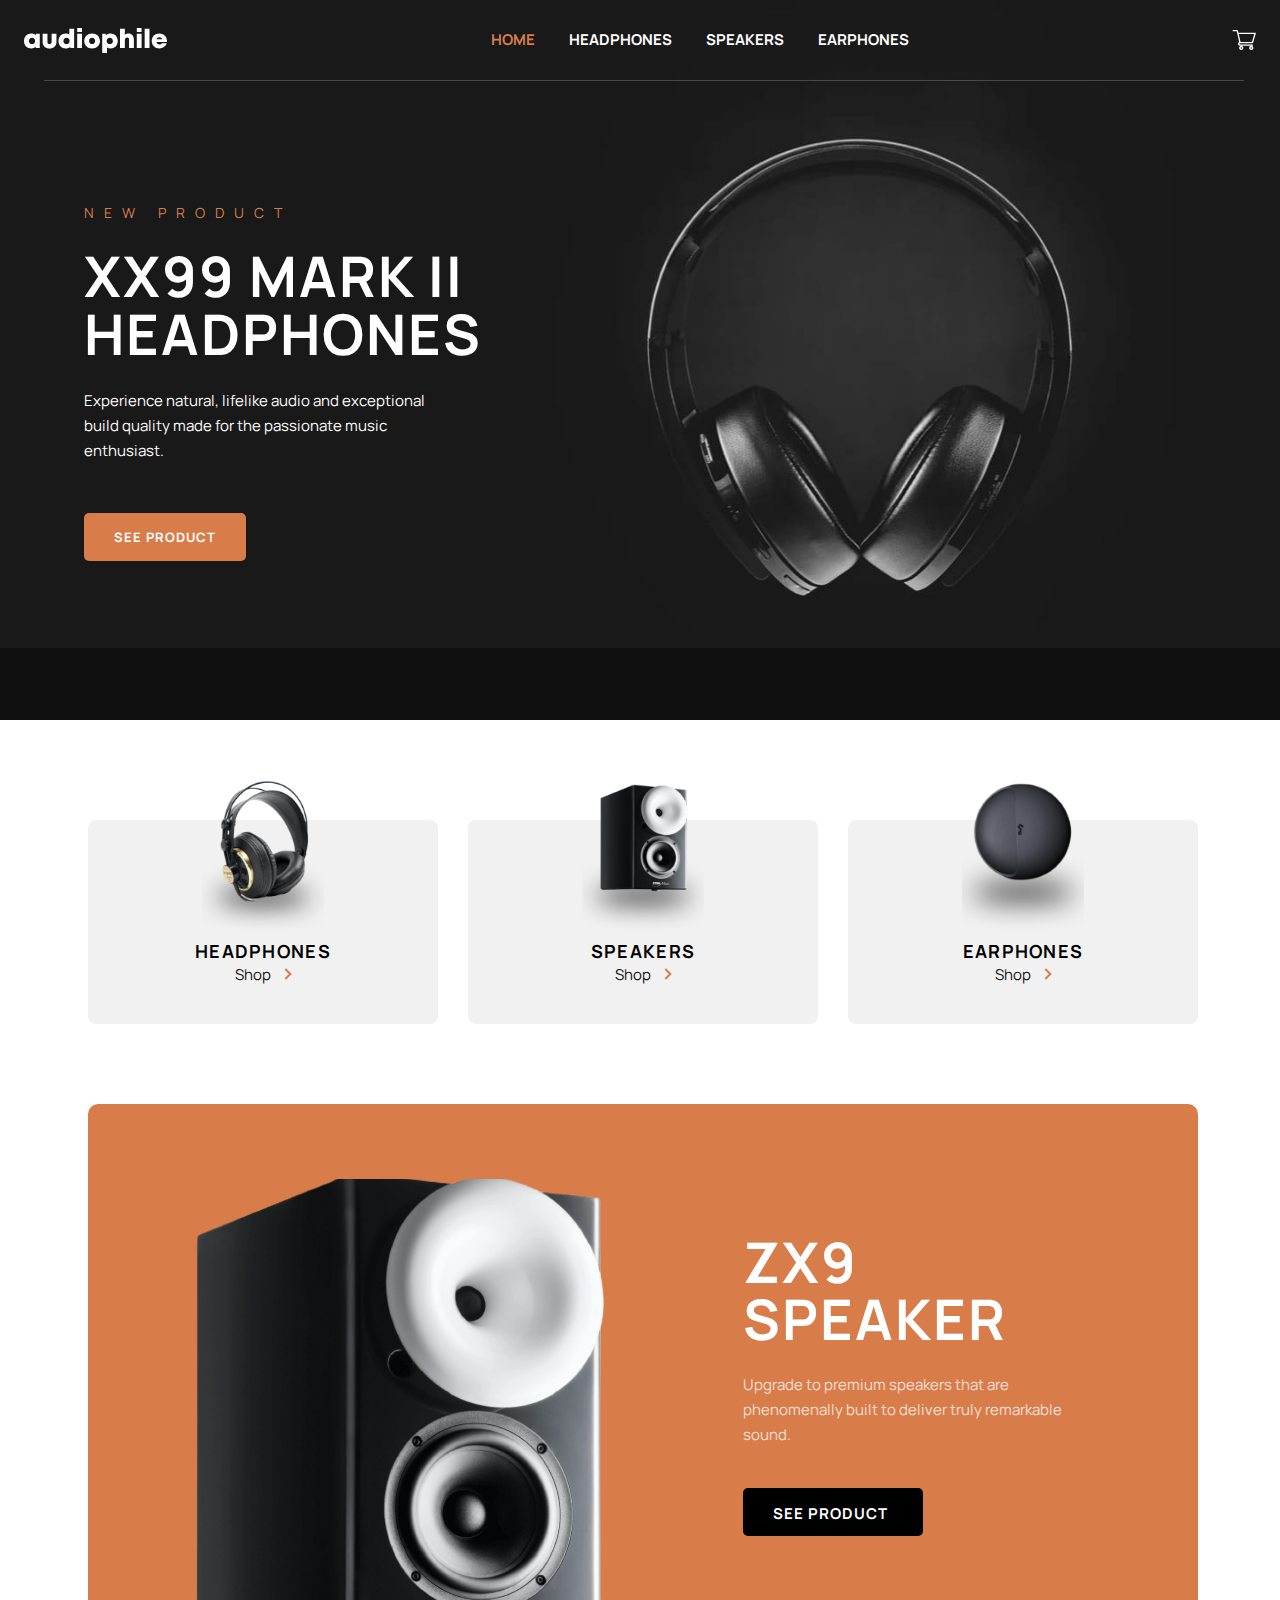
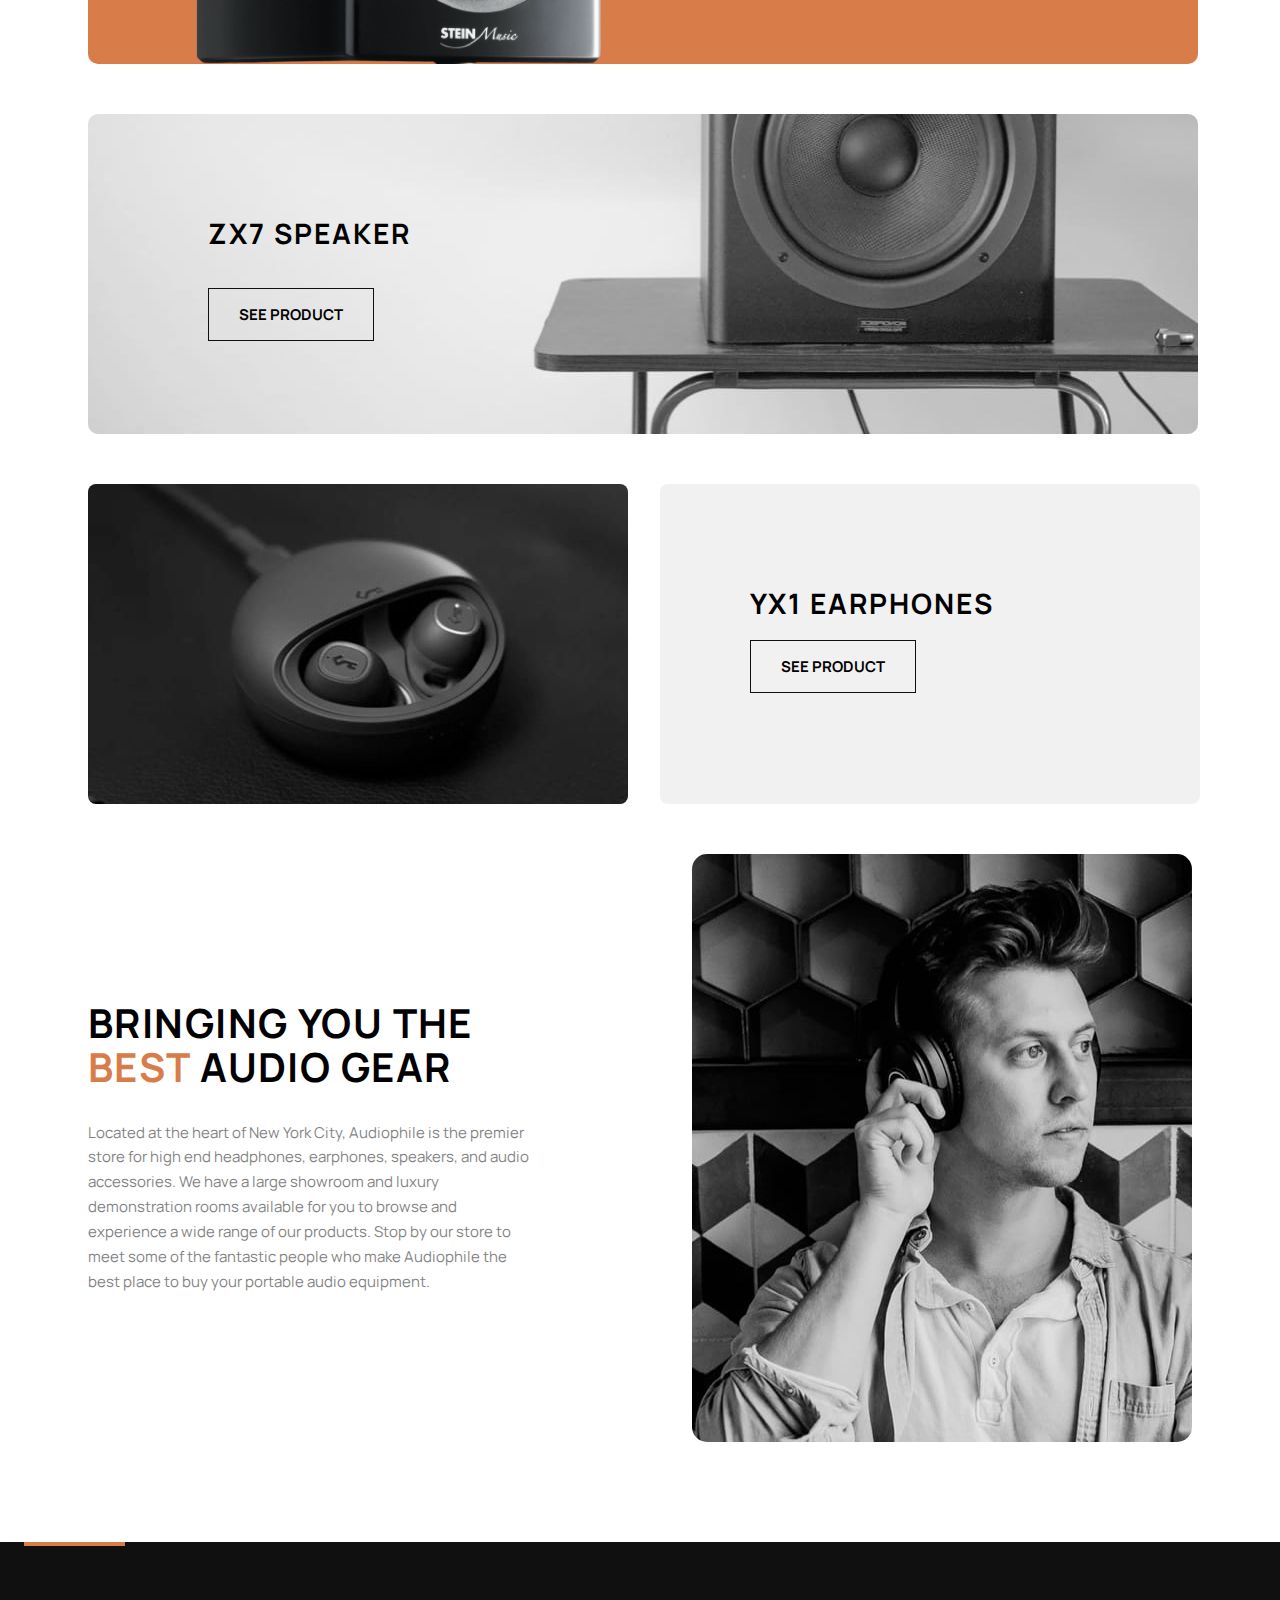
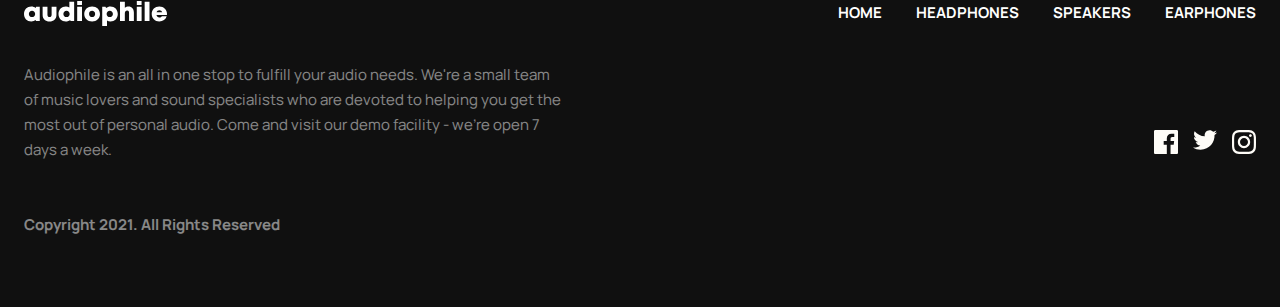
<file: index.html>
<!DOCTYPE html>
<html lang="en">
  <head>
    <meta charset="UTF-8" />
    <meta name="viewport" content="width=device-width, initial-scale=1.0" />
    <title>Audiophile</title>
    <link rel="stylesheet" href="./css/main.css" />
    <link rel="shortcut icon" href="/imegs/favicon-32x32.png" type="image/x-icon">
  </head>
  <body>
    <!-- HEADER START -->
    <header class="header container header-home">
      <div class="header-list">
        <a class="header__logo" href="./index.html">
          <img src="./imegs/logo.svg" alt="logo-Audiophile" />
        </a>
        <nav class="header__nav">
          <ul class="header__list">
            <li class="header__item">
              <a class="header__link" id="active" href="./index.html">Home</a>
            </li>
            <li class="header__item">
              <a class="header__link" href="./pages/headphons.html"
                >HEADPHONES</a
              >
            </li>
            <li class="header__item">
              <a class="header__link" id="speakers" href="./pages/speakers.html">SPEAKERS</a>
            </li>
            <li class="header__item">
              <a class="header__link" id="earphones" href="./pages/earphones.html"
                >EARPHONES</a
              >
            </li>
          </ul>
        </nav>
        <a class="header__shop-link" href=""
          ><img src="./imegs/shop.svg" alt=""
        /></a>
      </div>
      <div class="header__line"></div>
      <div>
        <div class="header__mark2__content">
          <p class="new-product">NEW PRODUCT</p>
          <h1 class="header__mark2__title">XX99 Mark II Headphones</h1>
          <p class="header__mark2__subtitle">
            Experience natural, lifelike audio and exceptional build quality
            made for the passionate music enthusiast.
          </p>
          <a class="header__mark2__link btn-orang" href="./pages/product-headphones1.html"
            >See Product</a
          >
        </div>
      </div>
    </header>
    <!-- HEADER END -->

    <!-- MAIN START -->
    <main class="main container">
      <section class="home-nav">
        <nav class="home-nav__headphones">
          <img
            class="home-nav__headphones-img"
            src="./imegs/shared/desktop/image-category-thumbnail-headphones.png"
            alt=""
          />
          <h6>HEADPHONES</h6>
          <a class="home-nav__link" href="./pages/headphons.html"
            >Shop
            <img
              class="home-nav__link-img"
              src="./imegs/shared/desktop/icon-arrow-right.svg"
              alt=""
            />
          </a>
        </nav>
        <nav class="home-nav__headphones">
          <img
            class="home-nav__headphones-img"
            src="./imegs/shared/desktop/image-category-thumbnail-speakers.png"
            alt=""
          />
          <h6>SPEAKERS</h6>
          <a class="home-nav__link" href="./pages/speakers.html"
            >Shop
            <img
              class="home-nav__link-img"
              src="./imegs/shared/desktop/icon-arrow-right.svg"
              alt=""
            />
          </a>
        </nav>

        <nav class="home-nav__headphones">
          <img
            class="home-nav__headphones-img"
            src="./imegs/shared/desktop/image-category-thumbnail-earphones.png"
            alt=""
          />
          <h6>EARPHONES</h6>
          <a class="home-nav__link" href="./pages/earphones.html"
            >Shop
            <img
              class="home-nav__link-img"
              src="./imegs/shared/desktop/icon-arrow-right.svg"
              alt=""
            />
          </a>
        </nav>
      </section>
      <section class="home-zx9 ">
        <img
          src="./imegs/home/desktop/image-speaker-zx9.png"
          alt=""
          class="home-zx9__img"
        />
        <div class="home-zx0__content">
          <h1 class="home-zx9__title">ZX9 SPEAKER</h1>
          <p class="home-zx9__subtitle">
            Upgrade to premium speakers that are phenomenally built to deliver
            truly remarkable sound.
          </p>
          <a class="home-zx9__link btn" href="/pages/zx9-speakers.html"> See Product </a>
        </div>
      </section>
      <section class="home-zx7 ">
        <h4 class="home-zx7__title">ZX7 SPEAKER</h4>
        <a class="home-zx7__link btn" href="/pages/zx7-speakers.html"> See Product </a>
      </section>
      <section class="home-yx1 ">
        <img
          class="home-yx1__img"
          src="/imegs/home/desktop/image-earphones-yx1.jpg"
          alt=" "
        />
        <div class="home-yx1__content">
          <h4 class="home-yx1__title">YX1 EARPHONES</h4>
          <a class="home-zx7__link btn" href="/pages/yx1-earphones.html"> See Product </a>
        </div>
      </section>
      <section class="home-avatar">
        <div class="home-avatar__content">
          <h2 class="home-avatar__title">
            Bringing you the <span class="home-avatar__span">best</span> audio
            gear
          </h2>
          <p class="home-avatar__subtitle">
            Located at the heart of New York City, Audiophile is the premier
            store for high end headphones, earphones, speakers, and audio
            accessories. We have a large showroom and luxury demonstration rooms
            available for you to browse and experience a wide range of our
            products. Stop by our store to meet some of the fantastic people who
            make Audiophile the best place to buy your portable audio equipment.
          </p>
        </div>
        <img
          class="home-avatar__img"
          src="/imegs/shared/desktop/image-best-gear.jpg"
          alt=""
        />
      </section>
    </main>
    <!-- MAIN END -->

    <!-- FOOTER START -->
    <footer class="footer container">
      <div class="footer__line"></div>
      <div class="footer-list">
        <a class="footer__logo" href="./index.html">
          <img src="./imegs/logo.svg" alt="logo-Audiophile" />
        </a>
        <nav class="footer__nav">
          <ul class="footer__list">
            <li class="footer__item">
              <a class="footer__link" href="./index.html">Home</a>
            </li>
            <li class="footer__item">
              <a class="footer__link" href="./pages/headphons.html"
                >HEADPHONES</a
              >
            </li>
            <li class="footer__item">
              <a class="footer__link" href="./pages/speakers.html">SPEAKERS</a>
            </li>
            <li class="footer__item">
              <a class="footer__link" href="./pages/earphones.html"
                >EARPHONES</a
              >
            </li>
          </ul>
        </nav>
      </div>
      <div class="footer__fulfill">
        <p class="footer__text">
          Audiophile is an all in one stop to fulfill your audio needs. We're a
          small team of music lovers and sound specialists who are devoted to
          helping you get the most out of personal audio. Come and visit our
          demo facility - we’re open 7 days a week.
        </p>
        <nav class="icon-soci">
          <a href="" class="icon-soci__link"
            ><svg
              xmlns="http://www.w3.org/2000/svg"
              width="24"
              height="24"
              viewBox="0 0 24 24"
              fill="none"
            >
              <path
                d="M22.675 0H1.325C0.593 0 0 0.593 0 1.325V22.676C0 23.407 0.593 24 1.325 24H12.82V14.706H9.692V11.084H12.82V8.413C12.82 5.313 14.713 3.625 17.479 3.625C18.804 3.625 19.942 3.724 20.274 3.768V7.008L18.356 7.009C16.852 7.009 16.561 7.724 16.561 8.772V11.085H20.148L19.681 14.707H16.561V24H22.677C23.407 24 24 23.407 24 22.675V1.325C24 0.593 23.407 0 22.675 0Z"
                fill="#FEFCF7"
              /></svg
          ></a>
          <a href="" class="icon-soci__link"
            ><svg
              xmlns="http://www.w3.org/2000/svg"
              width="24"
              height="20"
              viewBox="0 0 24 20"
              fill="none"
            >
              <path
                d="M24 2.55705C23.117 2.94905 22.168 3.21305 21.172 3.33205C22.189 2.72305 22.97 1.75805 23.337 0.608047C22.386 1.17205 21.332 1.58205 20.21 1.80305C19.313 0.846047 18.032 0.248047 16.616 0.248047C13.437 0.248047 11.101 3.21405 11.819 6.29305C7.728 6.08805 4.1 4.12805 1.671 1.14905C0.381 3.36205 1.002 6.25705 3.194 7.72305C2.388 7.69705 1.628 7.47605 0.965 7.10705C0.911 9.38805 2.546 11.522 4.914 11.997C4.221 12.185 3.462 12.229 2.69 12.081C3.316 14.037 5.134 15.46 7.29 15.5C5.22 17.123 2.612 17.848 0 17.54C2.179 18.937 4.768 19.752 7.548 19.752C16.69 19.752 21.855 12.031 21.543 5.10605C22.505 4.41105 23.34 3.54405 24 2.55705Z"
                fill="#FEFCF7"
              /></svg
          ></a>
          <a href="" class="icon-soci__link"
            ><svg
              xmlns="http://www.w3.org/2000/svg"
              width="24"
              height="24"
              viewBox="0 0 24 24"
              fill="none"
            >
              <path
                fill-rule="evenodd"
                clip-rule="evenodd"
                d="M12 0C8.741 0 8.333 0.014 7.053 0.072C2.695 0.272 0.273 2.69 0.073 7.052C0.014 8.333 0 8.741 0 12C0 15.259 0.014 15.668 0.072 16.948C0.272 21.306 2.69 23.728 7.052 23.928C8.333 23.986 8.741 24 12 24C15.259 24 15.668 23.986 16.948 23.928C21.302 23.728 23.73 21.31 23.927 16.948C23.986 15.668 24 15.259 24 12C24 8.741 23.986 8.333 23.928 7.053C23.732 2.699 21.311 0.273 16.949 0.073C15.668 0.014 15.259 0 12 0ZM12 2.163C15.204 2.163 15.584 2.175 16.85 2.233C20.102 2.381 21.621 3.924 21.769 7.152C21.827 8.417 21.838 8.797 21.838 12.001C21.838 15.206 21.826 15.585 21.769 16.85C21.62 20.075 20.105 21.621 16.85 21.769C15.584 21.827 15.206 21.839 12 21.839C8.796 21.839 8.416 21.827 7.151 21.769C3.891 21.62 2.38 20.07 2.232 16.849C2.174 15.584 2.162 15.205 2.162 12C2.162 8.796 2.175 8.417 2.232 7.151C2.381 3.924 3.896 2.38 7.151 2.232C8.417 2.175 8.796 2.163 12 2.163ZM5.838 12C5.838 8.597 8.597 5.838 12 5.838C15.403 5.838 18.162 8.597 18.162 12C18.162 15.404 15.403 18.163 12 18.163C8.597 18.163 5.838 15.403 5.838 12ZM12 16C9.791 16 8 14.21 8 12C8 9.791 9.791 8 12 8C14.209 8 16 9.791 16 12C16 14.21 14.209 16 12 16ZM16.965 5.595C16.965 4.8 17.61 4.155 18.406 4.155C19.201 4.155 19.845 4.8 19.845 5.595C19.845 6.39 19.201 7.035 18.406 7.035C17.61 7.035 16.965 6.39 16.965 5.595Z"
                fill="#FEFCF7"
              /></svg
          ></a>
        </nav>
      </div>
      <div class="footer__reserved">
        <p class="footer__data">Copyright 2021. All Rights Reserved</p>
      </div>
    </footer>
    <!-- FOOTER END -->
  </body>
</html>
</file>
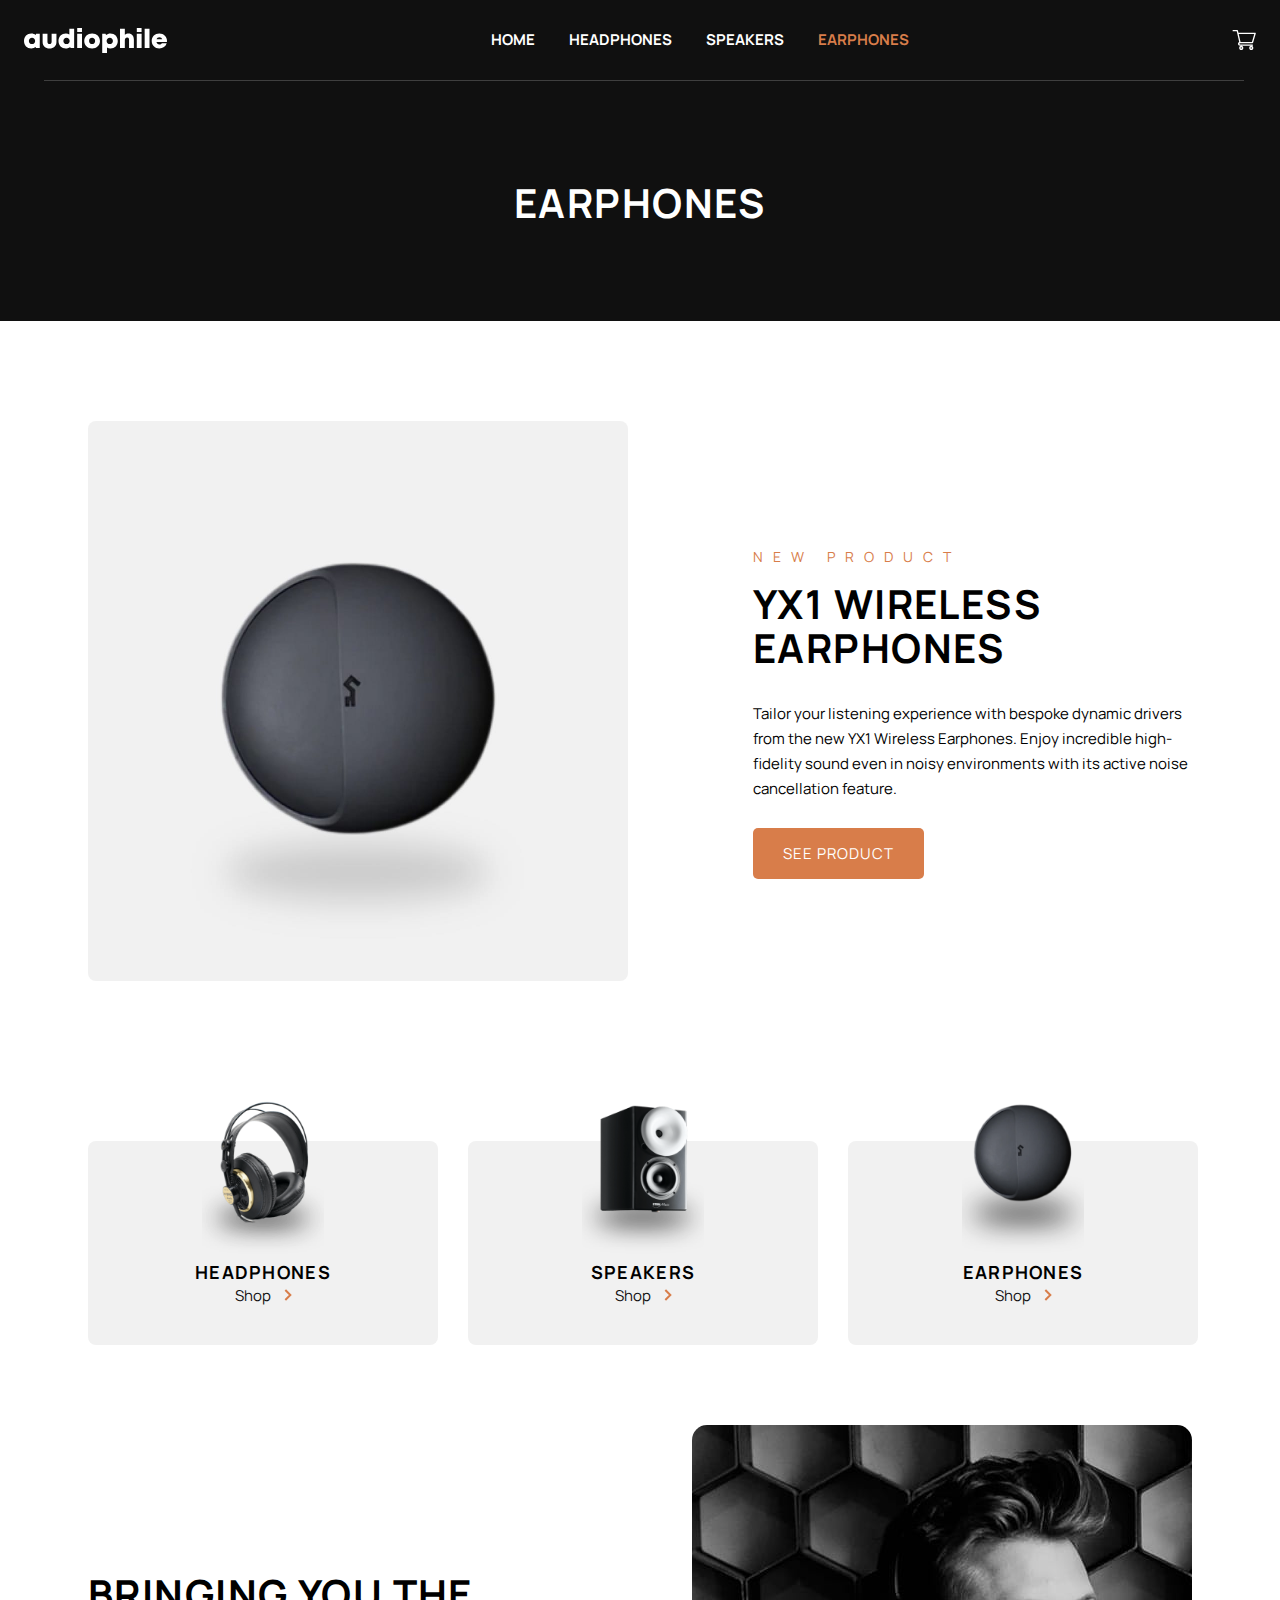
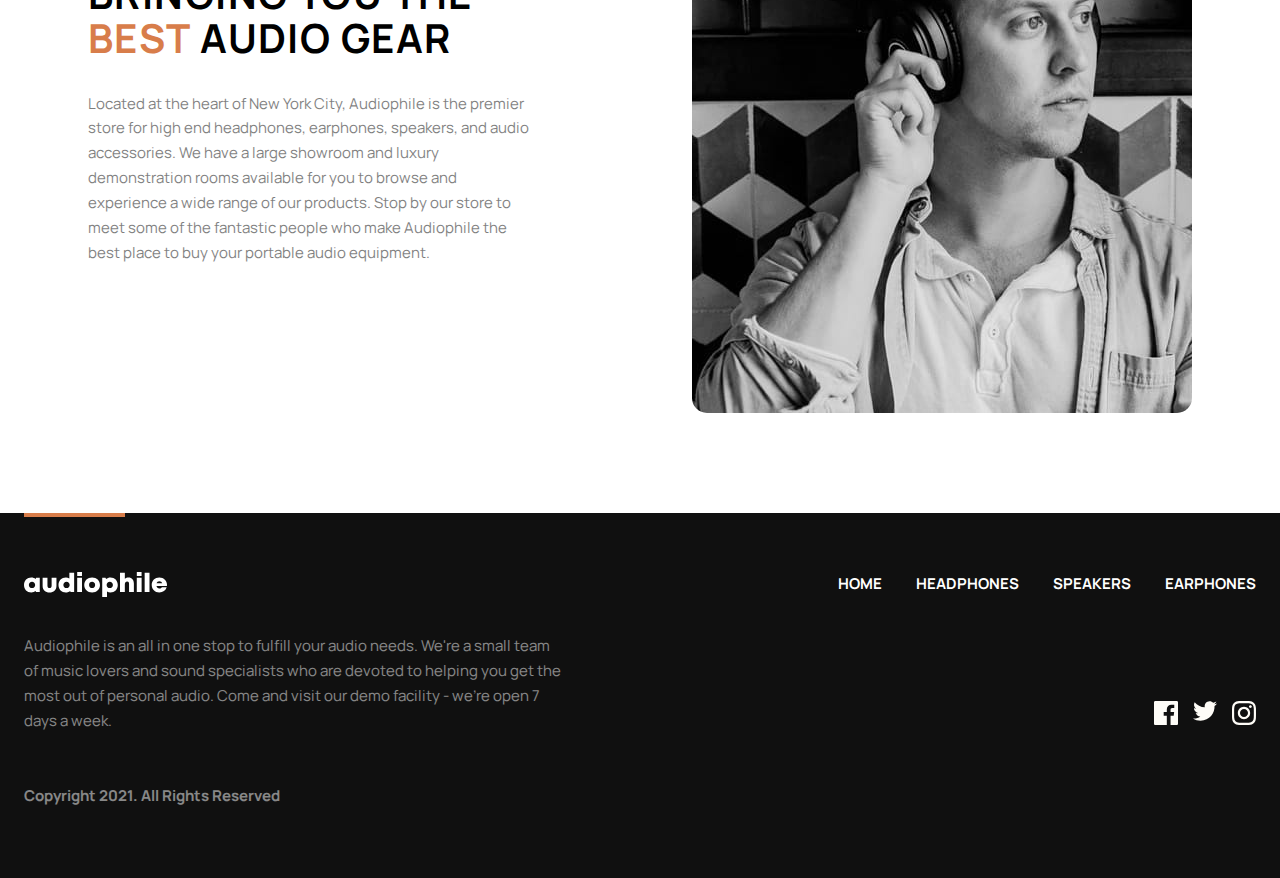
<file: pages/earphones.html>
<!DOCTYPE html>
<html lang="en">
  <head>
    <meta charset="UTF-8" />
    <meta name="viewport" content="width=device-width, initial-scale=1.0" />
    <title>Earphones</title>
    <link rel="stylesheet" href="../css/main.css" />
    <link rel="shortcut icon" href="/imegs/favicon-32x32.png" type="image/x-icon">
  </head>
  <body>
    <!-- HEADER START -->
    <header class="header container">
      <div class="header-list">
        <a class="header__logo" href="../index.html">
          <img src="../imegs/logo.svg" alt="logo-Audiophile" />
        </a>
        <nav class="header__nav">
          <ul class="header__list">
            <li class="header__item">
              <a class="header__link" href="../index.html">Home</a>
            </li>
            <li class="header__item">
              <a class="header__link" href="../pages/headphons.html"
                >HEADPHONES</a
              >
            </li>
            <li class="header__item">
              <a class="header__link" href="../pages/speakers.html">SPEAKERS</a>
            </li>
            <li class="header__item">
              <a class="header__link" href="../pages/earphones.html" id="active"
                >EARPHONES</a
              >
            </li>
          </ul>
        </nav>
        <a class="header__shop-link" href=""
          ><img src="../imegs/shop.svg" alt=""
        /></a>
      </div>
      <div class="header__line"></div>
      <div class="header__title">
        <h2 class="header__title-text">EARPHONES</h2>
      </div>
    </header>
    <!-- HEADER END -->

    <!-- MAIN START -->
    <main class="main container">
      <section class="main-headphones-xx99">
        <img
          class="main-headphones-xx99__img"
          src="/imegs/product-yx1-earphones/desktop/image-category-page-preview.jpg"
          alt="headphones-xx99"
        />
        <div class="main-headphones-xx99__content">
          <div class="new-product">NEW PRODUCT</div>
          <h2 class="main-headphones-xx99__title">YX1 WIRELESS EARPHONES</h2>
          <p class="main-headphones-xx99__text">
            Tailor your listening experience with bespoke dynamic drivers from
            the new YX1 Wireless Earphones. Enjoy incredible high-fidelity sound
            even in noisy environments with its active noise cancellation
            feature.
          </p>
          <a class="btn-orang" href="/pages/yx1-earphones.html">See Product</a>
        </div>
      </section>
      <section class="home-nav">
        <nav class="home-nav__headphones">
          <img
            class="home-nav__headphones-img"
            src="/imegs/shared/desktop/image-category-thumbnail-headphones.png"
            alt=""
          />
          <h6>HEADPHONES</h6>
          <a class="home-nav__link" href="/pages/headphons.html"
            >Shop
            <img
              class="home-nav__link-img"
              src="/imegs/shared/desktop/icon-arrow-right.svg"
              alt=""
            />
          </a>
        </nav>
        <nav class="home-nav__headphones">
          <img
            class="home-nav__headphones-img"
            src="/imegs/shared/desktop/image-category-thumbnail-speakers.png"
            alt=""
          />
          <h6>SPEAKERS</h6>
          <a class="home-nav__link" href="/pages/speakers.html"
            >Shop
            <img
              class="home-nav__link-img"
              src="/imegs/shared/desktop/icon-arrow-right.svg"
              alt=""
            />
          </a>
        </nav>

        <nav class="home-nav__headphones">
          <img
            class="home-nav__headphones-img"
            src="/imegs/shared/desktop/image-category-thumbnail-earphones.png"
            alt=""
          />
          <h6>EARPHONES</h6>
          <a class="home-nav__link" href="/pages/earphones.html"
            >Shop
            <img
              class="home-nav__link-img"
              src="/imegs/shared/desktop/icon-arrow-right.svg"
              alt=""
            />
          </a>
        </nav>
      </section>
      <section class="home-avatar">
        <div class="home-avatar__content">
          <h2 class="home-avatar__title">
            Bringing you the <span class="home-avatar__span">best</span> audio
            gear
          </h2>
          <p class="home-avatar__subtitle">
            Located at the heart of New York City, Audiophile is the premier
            store for high end headphones, earphones, speakers, and audio
            accessories. We have a large showroom and luxury demonstration rooms
            available for you to browse and experience a wide range of our
            products. Stop by our store to meet some of the fantastic people who
            make Audiophile the best place to buy your portable audio equipment.
          </p>
        </div>
        <img
          class="home-avatar__img"
          src="/imegs/shared/desktop/image-best-gear.jpg"
          alt=""
        />
      </section>
    </main>
    <!-- MAIN END -->

    <!-- FOOTER START -->
    <footer class="footer container">
      <div class="footer__line"></div>
      <div class="footer-list">
        <a class="footer__logo" href="../index.html">
          <img src="../imegs/logo.svg" alt="logo-Audiophile" />
        </a>
        <nav class="footer__nav">
          <ul class="footer__list">
            <li class="footer__item">
              <a class="footer__link" href="../index.html">Home</a>
            </li>
            <li class="footer__item">
              <a class="footer__link" href="../pages/headphons.html"
                >HEADPHONES</a
              >
            </li>
            <li class="footer__item">
              <a class="footer__link" href="../pages/speakers.html">SPEAKERS</a>
            </li>
            <li class="footer__item">
              <a class="footer__link" href="../pages/earphones.html"
                >EARPHONES</a
              >
            </li>
          </ul>
        </nav>
      </div>
      <div class="footer__fulfill">
        <p class="footer__text">
          Audiophile is an all in one stop to fulfill your audio needs. We're a
          small team of music lovers and sound specialists who are devoted to
          helping you get the most out of personal audio. Come and visit our
          demo facility - we’re open 7 days a week.
        </p>
        <nav class="icon-soci">
          <a href="" class="icon-soci__link"
            ><svg
              xmlns="http://www.w3.org/2000/svg"
              width="24"
              height="24"
              viewBox="0 0 24 24"
              fill="none"
            >
              <path
                d="M22.675 0H1.325C0.593 0 0 0.593 0 1.325V22.676C0 23.407 0.593 24 1.325 24H12.82V14.706H9.692V11.084H12.82V8.413C12.82 5.313 14.713 3.625 17.479 3.625C18.804 3.625 19.942 3.724 20.274 3.768V7.008L18.356 7.009C16.852 7.009 16.561 7.724 16.561 8.772V11.085H20.148L19.681 14.707H16.561V24H22.677C23.407 24 24 23.407 24 22.675V1.325C24 0.593 23.407 0 22.675 0Z"
                fill="#FEFCF7"
              /></svg
          ></a>
          <a href="" class="icon-soci__link"
            ><svg
              xmlns="http://www.w3.org/2000/svg"
              width="24"
              height="20"
              viewBox="0 0 24 20"
              fill="none"
            >
              <path
                d="M24 2.55705C23.117 2.94905 22.168 3.21305 21.172 3.33205C22.189 2.72305 22.97 1.75805 23.337 0.608047C22.386 1.17205 21.332 1.58205 20.21 1.80305C19.313 0.846047 18.032 0.248047 16.616 0.248047C13.437 0.248047 11.101 3.21405 11.819 6.29305C7.728 6.08805 4.1 4.12805 1.671 1.14905C0.381 3.36205 1.002 6.25705 3.194 7.72305C2.388 7.69705 1.628 7.47605 0.965 7.10705C0.911 9.38805 2.546 11.522 4.914 11.997C4.221 12.185 3.462 12.229 2.69 12.081C3.316 14.037 5.134 15.46 7.29 15.5C5.22 17.123 2.612 17.848 0 17.54C2.179 18.937 4.768 19.752 7.548 19.752C16.69 19.752 21.855 12.031 21.543 5.10605C22.505 4.41105 23.34 3.54405 24 2.55705Z"
                fill="#FEFCF7"
              /></svg
          ></a>
          <a href="" class="icon-soci__link"
            ><svg
              xmlns="http://www.w3.org/2000/svg"
              width="24"
              height="24"
              viewBox="0 0 24 24"
              fill="none"
            >
              <path
                fill-rule="evenodd"
                clip-rule="evenodd"
                d="M12 0C8.741 0 8.333 0.014 7.053 0.072C2.695 0.272 0.273 2.69 0.073 7.052C0.014 8.333 0 8.741 0 12C0 15.259 0.014 15.668 0.072 16.948C0.272 21.306 2.69 23.728 7.052 23.928C8.333 23.986 8.741 24 12 24C15.259 24 15.668 23.986 16.948 23.928C21.302 23.728 23.73 21.31 23.927 16.948C23.986 15.668 24 15.259 24 12C24 8.741 23.986 8.333 23.928 7.053C23.732 2.699 21.311 0.273 16.949 0.073C15.668 0.014 15.259 0 12 0ZM12 2.163C15.204 2.163 15.584 2.175 16.85 2.233C20.102 2.381 21.621 3.924 21.769 7.152C21.827 8.417 21.838 8.797 21.838 12.001C21.838 15.206 21.826 15.585 21.769 16.85C21.62 20.075 20.105 21.621 16.85 21.769C15.584 21.827 15.206 21.839 12 21.839C8.796 21.839 8.416 21.827 7.151 21.769C3.891 21.62 2.38 20.07 2.232 16.849C2.174 15.584 2.162 15.205 2.162 12C2.162 8.796 2.175 8.417 2.232 7.151C2.381 3.924 3.896 2.38 7.151 2.232C8.417 2.175 8.796 2.163 12 2.163ZM5.838 12C5.838 8.597 8.597 5.838 12 5.838C15.403 5.838 18.162 8.597 18.162 12C18.162 15.404 15.403 18.163 12 18.163C8.597 18.163 5.838 15.403 5.838 12ZM12 16C9.791 16 8 14.21 8 12C8 9.791 9.791 8 12 8C14.209 8 16 9.791 16 12C16 14.21 14.209 16 12 16ZM16.965 5.595C16.965 4.8 17.61 4.155 18.406 4.155C19.201 4.155 19.845 4.8 19.845 5.595C19.845 6.39 19.201 7.035 18.406 7.035C17.61 7.035 16.965 6.39 16.965 5.595Z"
                fill="#FEFCF7"
              /></svg
          ></a>
        </nav>
      </div>
      <div class="footer__reserved">
        <p class="footer__data">Copyright 2021. All Rights Reserved</p>
      </div>
    </footer>
    <!-- FOOTER END -->
  </body>
</html>
</file>
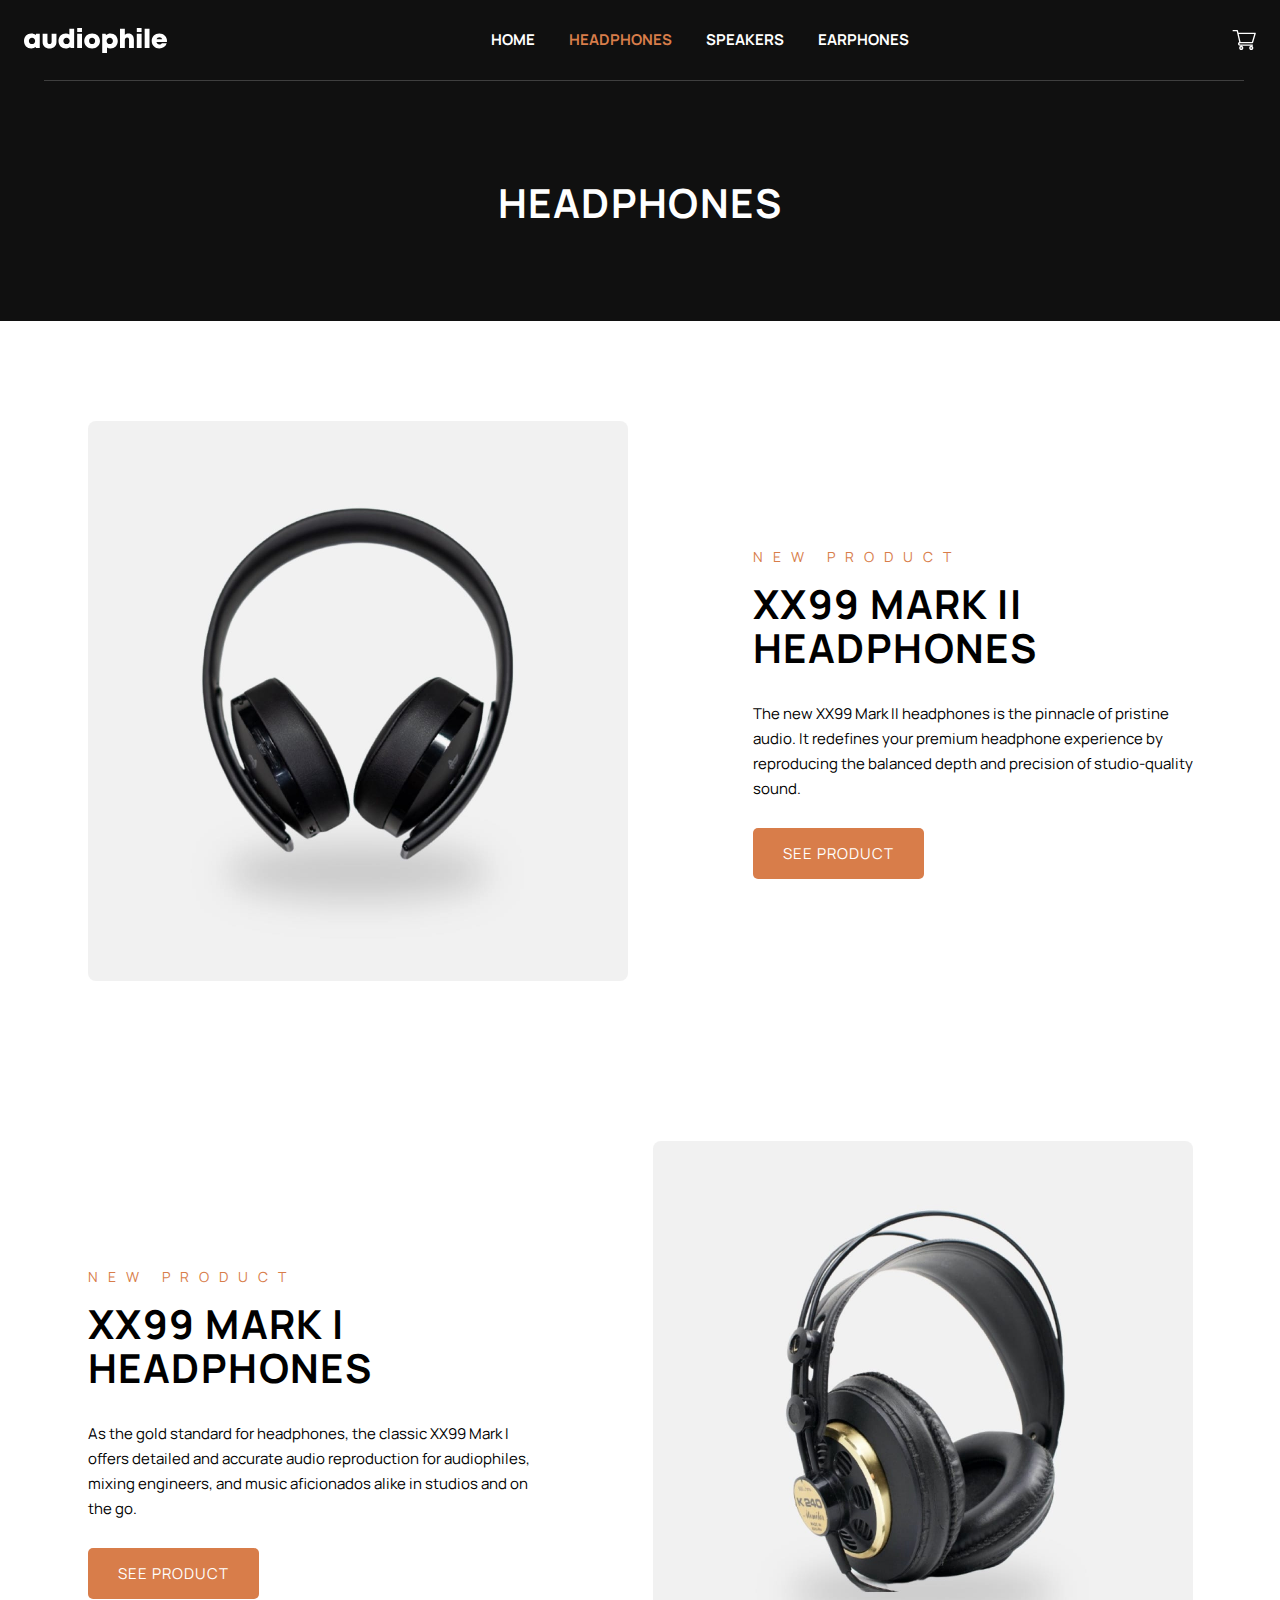
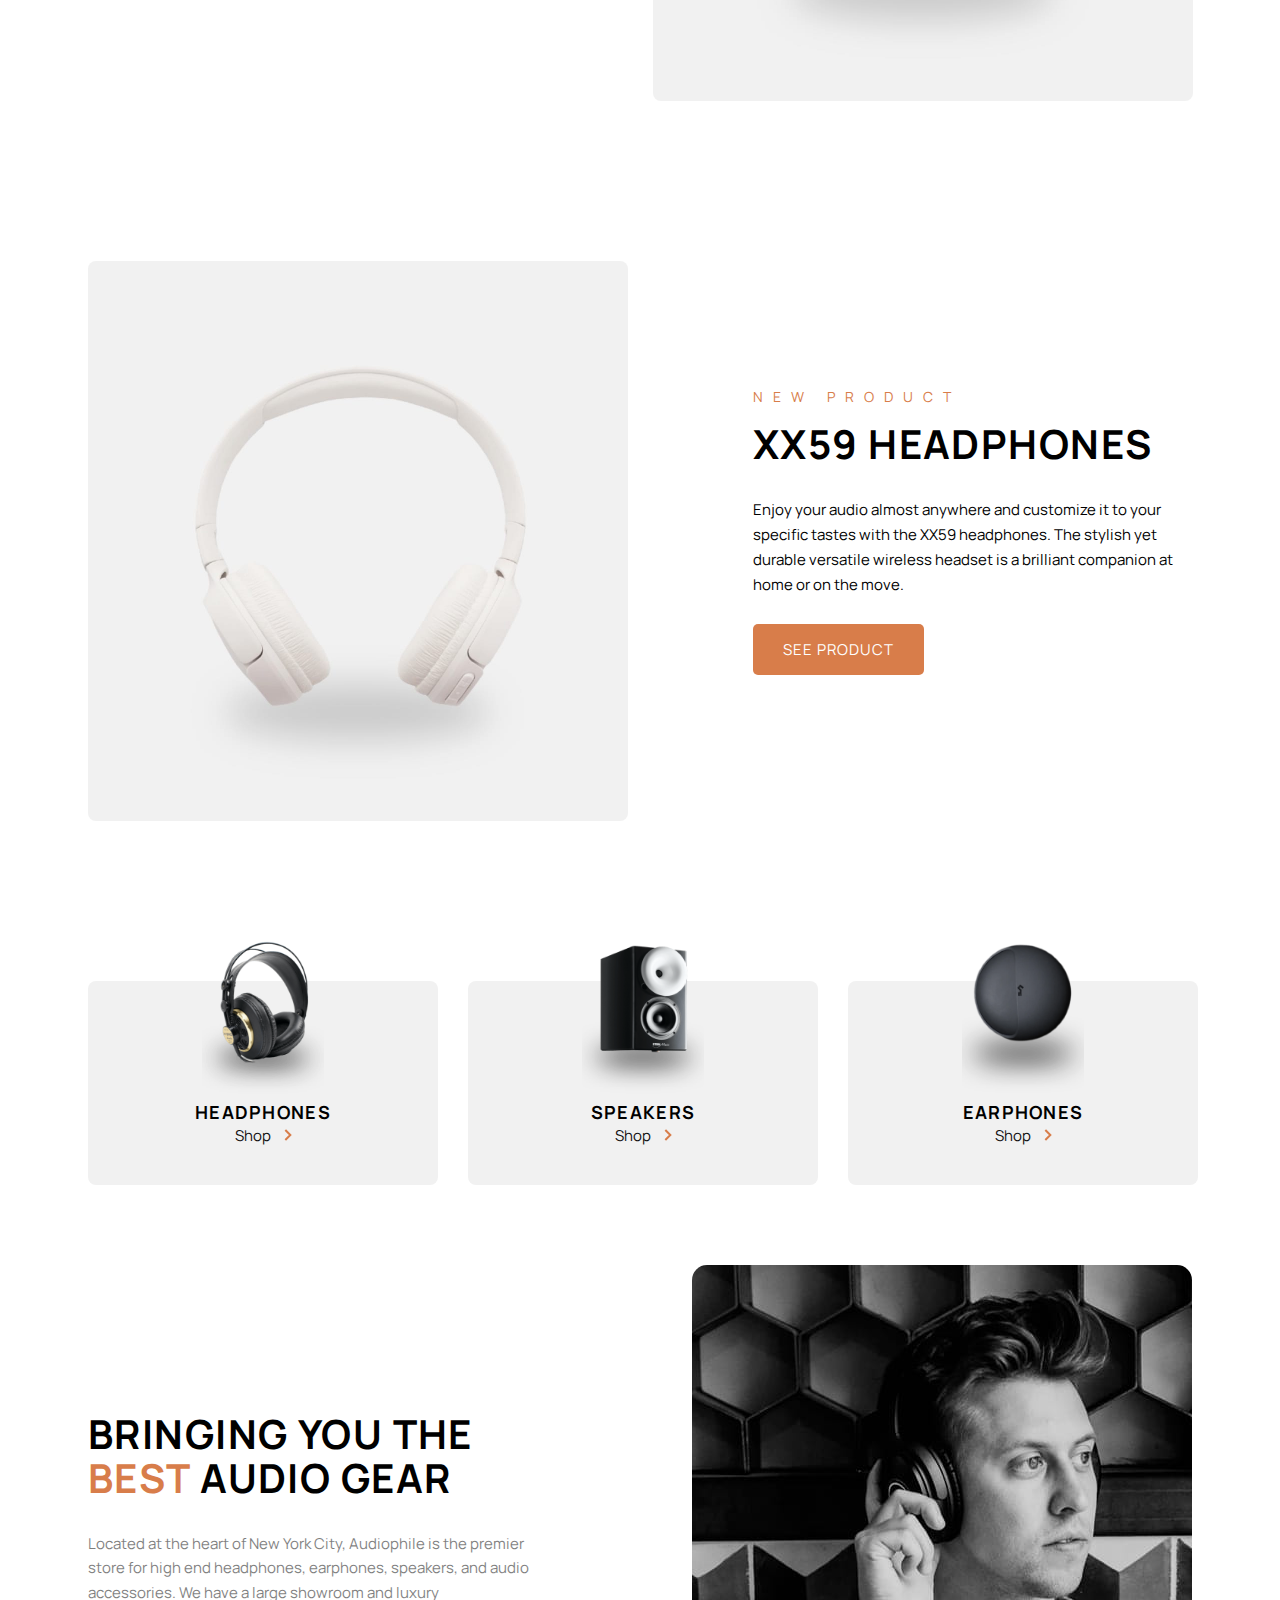
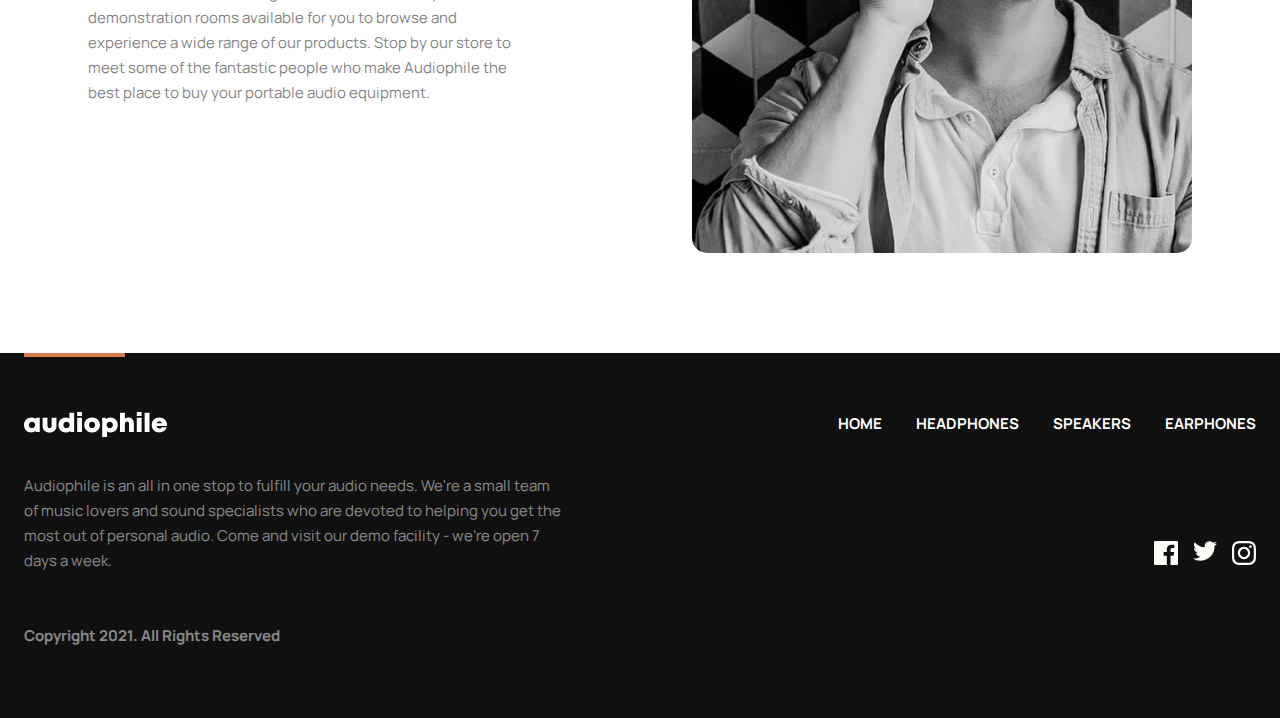
<file: pages/headphons.html>
<!DOCTYPE html>
<html lang="en">
  <head>
    <meta charset="UTF-8" />
    <meta name="viewport" content="width=device-width, initial-scale=1.0" />
    <title>Headphons</title>
    <link rel="stylesheet" href="../css/main.css" />
    <link rel="shortcut icon" href="/imegs/favicon-32x32.png" type="image/x-icon">
  </head>
  <body>
    <!-- HEADER START -->
    <header class="header container">
      <div class="header-list">
        <a class="header__logo" href="../index.html">
          <img src="../imegs/logo.svg" alt="logo-Audiophile" />
        </a>
        <nav class="header__nav">
          <ul class="header__list">
            <li class="header__item">
              <a class="header__link" href="../index.html">Home</a>
            </li>
            <li class="header__item">
              <a class="header__link" href="../pages/headphons.html" id="active"
                >HEADPHONES</a
              >
            </li>
            <li class="header__item">
              <a class="header__link" href="../pages/speakers.html">SPEAKERS</a>
            </li>
            <li class="header__item">
              <a class="header__link" href="../pages/earphones.html"
                >EARPHONES</a
              >
            </li>
          </ul>
        </nav>
        <a class="header__shop-link" href=""
          ><img src="../imegs/shop.svg" alt=""
        /></a>
      </div>
      <div class="header__line"></div>
      <div class="header__title">
        <h2 class="header__title-text">HEADPHONES</h2>
      </div>
    </header>
    <!-- HEADER END -->

    <!-- MAIN START -->
    <main class="main container">
      <section class="main-headphones-xx99">
        <img
          class="main-headphones-xx99__img"
          src="/imegs/product-xx99-mark-two-headphones/desktop/image-category-page-preview.jpg"
          alt="headphones-xx99"
        />
        <div class="main-headphones-xx99__content">
          <div class="new-product">NEW PRODUCT</div>
          <h2 class="main-headphones-xx99__title">XX99 Mark II Headphones</h2>
          <p class="main-headphones-xx99__text">
            The new XX99 Mark II headphones is the pinnacle of pristine audio.
            It redefines your premium headphone experience by reproducing the
            balanced depth and precision of studio-quality sound.
          </p>
          <a class="btn-orang" href="./product-headphones1.html">See Product</a>
        </div>
      </section>
      <section class="main-headphones-xx99">
        <div class="main-headphones-xx99__content">
          <div class="new-product">NEW PRODUCT</div>
          <h2 class="main-headphones-xx99__title">XX99 Mark I Headphones</h2>
          <p class="main-headphones-xx99__text">
            As the gold standard for headphones, the classic XX99 Mark I offers
            detailed and accurate audio reproduction for audiophiles, mixing
            engineers, and music aficionados alike in studios and on the go.
          </p>
          <a class="btn-orang" href="../pages/product-headphones2.html">See Product</a>
        </div>
        <img
          class="main-headphones-xx99__img"
          src="/imegs/product-xx99-mark-one-headphones/desktop/image-category-page-preview.jpg"
          alt="headphones-xx99"
        />
      </section>
      <section class="main-headphones-xx99">
        <img
          class="main-headphones-xx99__img"
          src="/imegs/product-xx59-headphones/desktop/image-category-page-preview.jpg"
          alt="headphones-xx99"
        />
        <div class="main-headphones-xx99__content">
          <div class="new-product">NEW PRODUCT</div>
          <h2 class="main-headphones-xx99__title">XX59 Headphones</h2>
          <p class="main-headphones-xx99__text">
            Enjoy your audio almost anywhere and customize it to your specific
            tastes with the XX59 headphones. The stylish yet durable versatile
            wireless headset is a brilliant companion at home or on the move.
          </p>
          <a class="btn-orang" href="../pages/product-headphones3.html">See Product</a>
        </div>
      </section>
      <section class="home-nav">
        <nav class="home-nav__headphones">
          <img
            class="home-nav__headphones-img"
            src="/imegs/shared/desktop/image-category-thumbnail-headphones.png"
            alt=""
          />
          <h6>HEADPHONES</h6>
          <a class="home-nav__link" href="/pages/headphons.html"
            >Shop
            <img
              class="home-nav__link-img"
              src="/imegs/shared/desktop/icon-arrow-right.svg"
              alt=""
            />
          </a>
        </nav>
        <nav class="home-nav__headphones">
          <img
            class="home-nav__headphones-img"
            src="/imegs/shared/desktop/image-category-thumbnail-speakers.png"
            alt=""
          />
          <h6>SPEAKERS</h6>
          <a class="home-nav__link" href="/pages/speakers.html"
            >Shop
            <img
              class="home-nav__link-img"
              src="/imegs/shared/desktop/icon-arrow-right.svg"
              alt=""
            />
          </a>
        </nav>

        <nav class="home-nav__headphones">
          <img
            class="home-nav__headphones-img"
            src="/imegs/shared/desktop/image-category-thumbnail-earphones.png"
            alt=""
          />
          <h6>EARPHONES</h6>
          <a class="home-nav__link" href="/pages/earphones.html"
            >Shop
            <img
              class="home-nav__link-img"
              src="/imegs/shared/desktop/icon-arrow-right.svg"
              alt=""
            />
          </a>
        </nav>
      </section>
      <section class="home-avatar">
        <div class="home-avatar__content">
          <h2 class="home-avatar__title">
            Bringing you the <span class="home-avatar__span">best</span> audio
            gear
          </h2>
          <p class="home-avatar__subtitle">
            Located at the heart of New York City, Audiophile is the premier
            store for high end headphones, earphones, speakers, and audio
            accessories. We have a large showroom and luxury demonstration rooms
            available for you to browse and experience a wide range of our
            products. Stop by our store to meet some of the fantastic people who
            make Audiophile the best place to buy your portable audio equipment.
          </p>
        </div>
        <img
          class="home-avatar__img"
          src="/imegs/shared/desktop/image-best-gear.jpg"
          alt=""
        />
      </section>
    </main>
    <!-- MAIN END -->

    <!-- FOOTER START -->
    <footer class="footer container">
      <div class="footer__line"></div>
      <div class="footer-list">
        <a class="footer__logo" href="../index.html">
          <img src="../imegs/logo.svg" alt="logo-Audiophile" />
        </a>
        <nav class="footer__nav">
          <ul class="footer__list">
            <li class="footer__item">
              <a class="footer__link" href="../index.html">Home</a>
            </li>
            <li class="footer__item">
              <a class="footer__link" href="../pages/headphons.html"
                >HEADPHONES</a
              >
            </li>
            <li class="footer__item">
              <a class="footer__link" href="../pages/speakers.html">SPEAKERS</a>
            </li>
            <li class="footer__item">
              <a class="footer__link" href="../pages/earphones.html"
                >EARPHONES</a
              >
            </li>
          </ul>
        </nav>
      </div>
      <div class="footer__fulfill">
        <p class="footer__text">
          Audiophile is an all in one stop to fulfill your audio needs. We're a
          small team of music lovers and sound specialists who are devoted to
          helping you get the most out of personal audio. Come and visit our
          demo facility - we’re open 7 days a week.
        </p>
        <nav class="icon-soci">
          <a href="" class="icon-soci__link"
            ><svg
              xmlns="http://www.w3.org/2000/svg"
              width="24"
              height="24"
              viewBox="0 0 24 24"
              fill="none"
            >
              <path
                d="M22.675 0H1.325C0.593 0 0 0.593 0 1.325V22.676C0 23.407 0.593 24 1.325 24H12.82V14.706H9.692V11.084H12.82V8.413C12.82 5.313 14.713 3.625 17.479 3.625C18.804 3.625 19.942 3.724 20.274 3.768V7.008L18.356 7.009C16.852 7.009 16.561 7.724 16.561 8.772V11.085H20.148L19.681 14.707H16.561V24H22.677C23.407 24 24 23.407 24 22.675V1.325C24 0.593 23.407 0 22.675 0Z"
                fill="#FEFCF7"
              /></svg
          ></a>
          <a href="" class="icon-soci__link"
            ><svg
              xmlns="http://www.w3.org/2000/svg"
              width="24"
              height="20"
              viewBox="0 0 24 20"
              fill="none"
            >
              <path
                d="M24 2.55705C23.117 2.94905 22.168 3.21305 21.172 3.33205C22.189 2.72305 22.97 1.75805 23.337 0.608047C22.386 1.17205 21.332 1.58205 20.21 1.80305C19.313 0.846047 18.032 0.248047 16.616 0.248047C13.437 0.248047 11.101 3.21405 11.819 6.29305C7.728 6.08805 4.1 4.12805 1.671 1.14905C0.381 3.36205 1.002 6.25705 3.194 7.72305C2.388 7.69705 1.628 7.47605 0.965 7.10705C0.911 9.38805 2.546 11.522 4.914 11.997C4.221 12.185 3.462 12.229 2.69 12.081C3.316 14.037 5.134 15.46 7.29 15.5C5.22 17.123 2.612 17.848 0 17.54C2.179 18.937 4.768 19.752 7.548 19.752C16.69 19.752 21.855 12.031 21.543 5.10605C22.505 4.41105 23.34 3.54405 24 2.55705Z"
                fill="#FEFCF7"
              /></svg
          ></a>
          <a href="" class="icon-soci__link"
            ><svg
              xmlns="http://www.w3.org/2000/svg"
              width="24"
              height="24"
              viewBox="0 0 24 24"
              fill="none"
            >
              <path
                fill-rule="evenodd"
                clip-rule="evenodd"
                d="M12 0C8.741 0 8.333 0.014 7.053 0.072C2.695 0.272 0.273 2.69 0.073 7.052C0.014 8.333 0 8.741 0 12C0 15.259 0.014 15.668 0.072 16.948C0.272 21.306 2.69 23.728 7.052 23.928C8.333 23.986 8.741 24 12 24C15.259 24 15.668 23.986 16.948 23.928C21.302 23.728 23.73 21.31 23.927 16.948C23.986 15.668 24 15.259 24 12C24 8.741 23.986 8.333 23.928 7.053C23.732 2.699 21.311 0.273 16.949 0.073C15.668 0.014 15.259 0 12 0ZM12 2.163C15.204 2.163 15.584 2.175 16.85 2.233C20.102 2.381 21.621 3.924 21.769 7.152C21.827 8.417 21.838 8.797 21.838 12.001C21.838 15.206 21.826 15.585 21.769 16.85C21.62 20.075 20.105 21.621 16.85 21.769C15.584 21.827 15.206 21.839 12 21.839C8.796 21.839 8.416 21.827 7.151 21.769C3.891 21.62 2.38 20.07 2.232 16.849C2.174 15.584 2.162 15.205 2.162 12C2.162 8.796 2.175 8.417 2.232 7.151C2.381 3.924 3.896 2.38 7.151 2.232C8.417 2.175 8.796 2.163 12 2.163ZM5.838 12C5.838 8.597 8.597 5.838 12 5.838C15.403 5.838 18.162 8.597 18.162 12C18.162 15.404 15.403 18.163 12 18.163C8.597 18.163 5.838 15.403 5.838 12ZM12 16C9.791 16 8 14.21 8 12C8 9.791 9.791 8 12 8C14.209 8 16 9.791 16 12C16 14.21 14.209 16 12 16ZM16.965 5.595C16.965 4.8 17.61 4.155 18.406 4.155C19.201 4.155 19.845 4.8 19.845 5.595C19.845 6.39 19.201 7.035 18.406 7.035C17.61 7.035 16.965 6.39 16.965 5.595Z"
                fill="#FEFCF7"
              /></svg
          ></a>
        </nav>
      </div>
      <div class="footer__reserved">
        <p class="footer__data">Copyright 2021. All Rights Reserved</p>
      </div>
    </footer>
    <!-- FOOTER END -->
  </body>
</html>
</file>
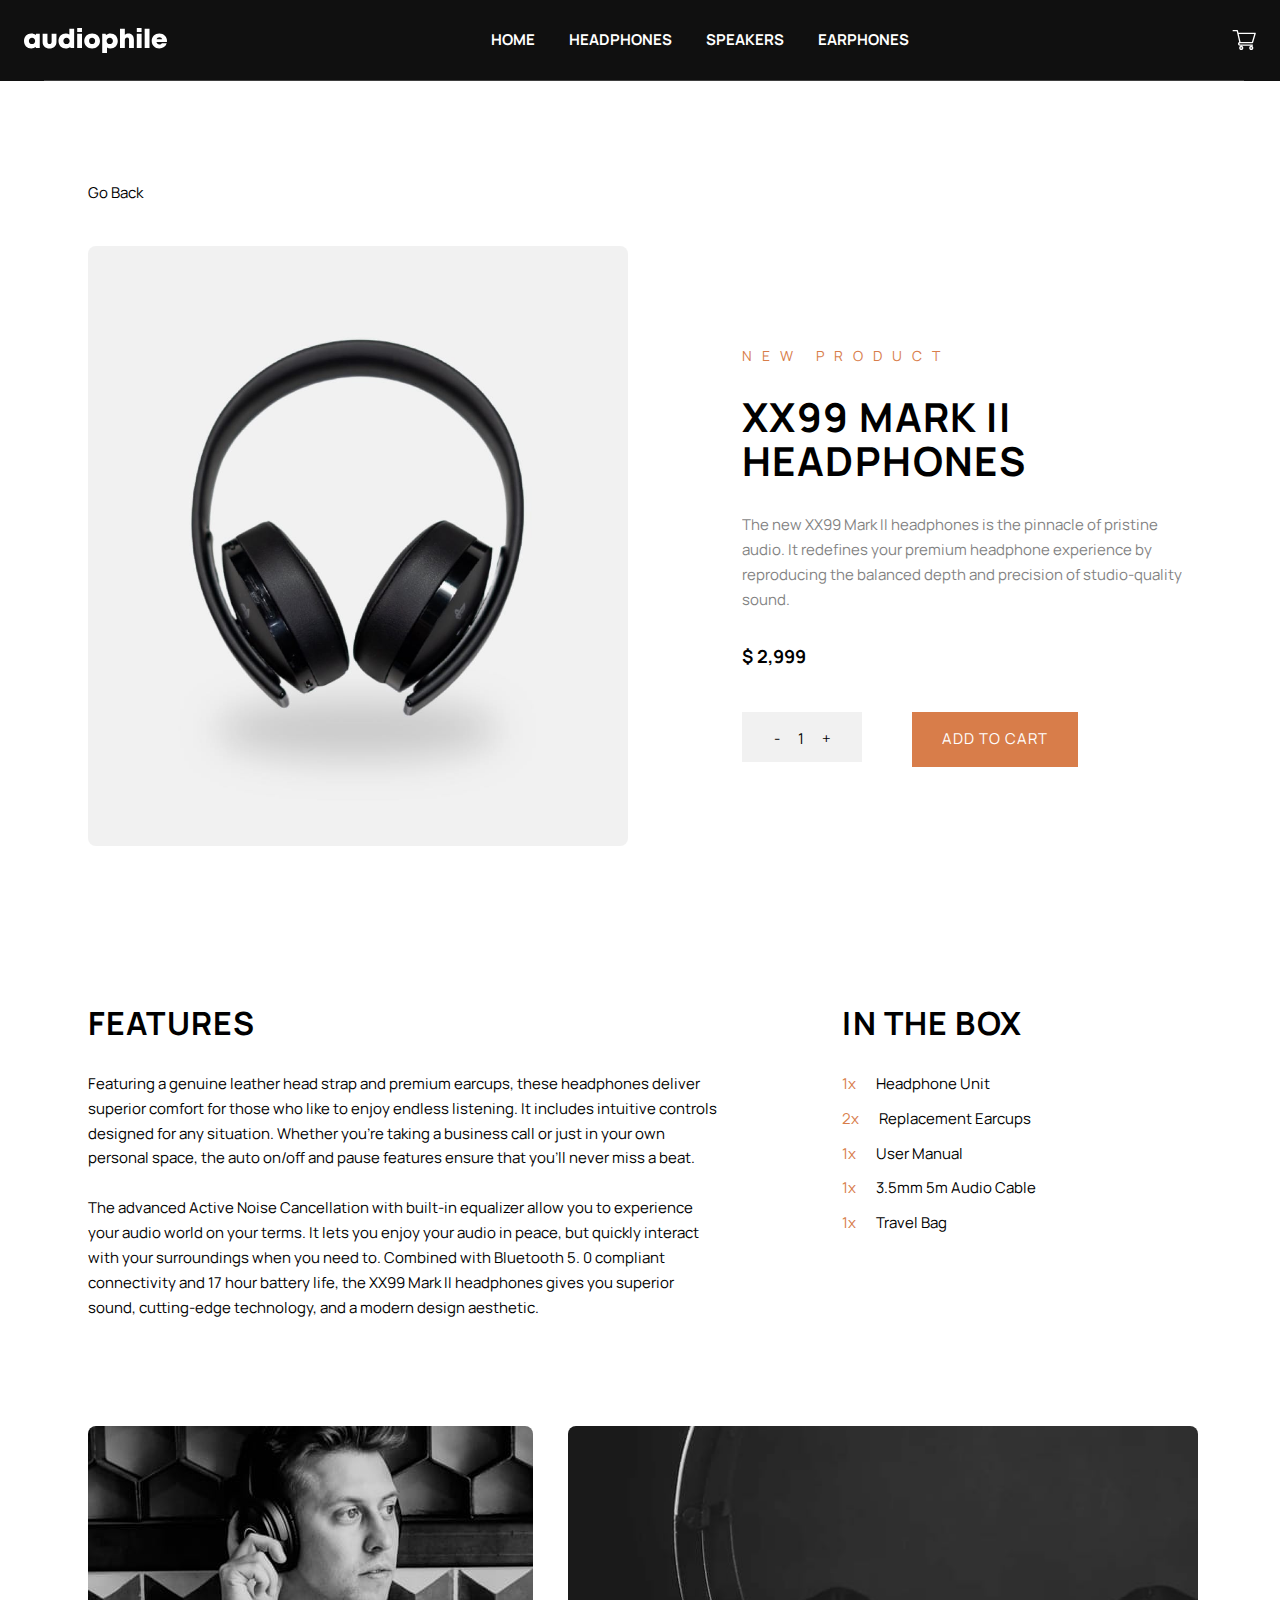
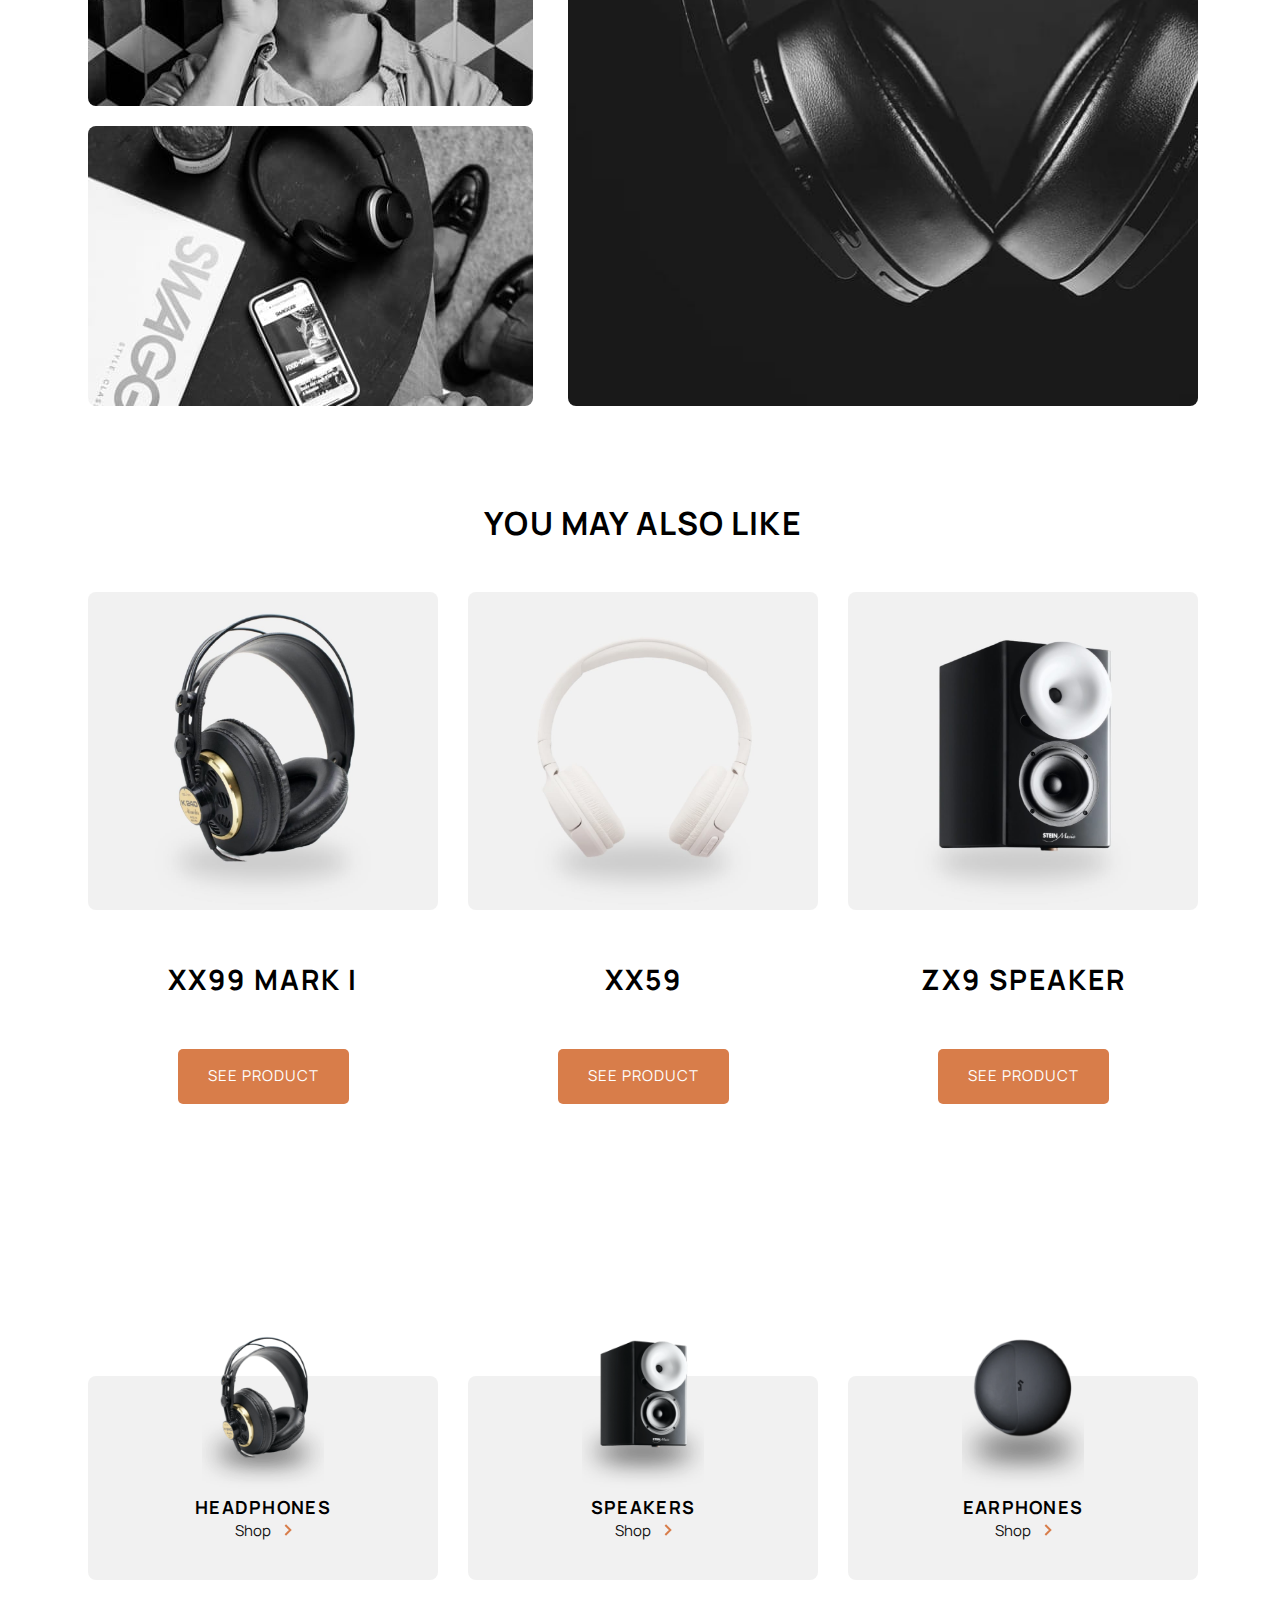
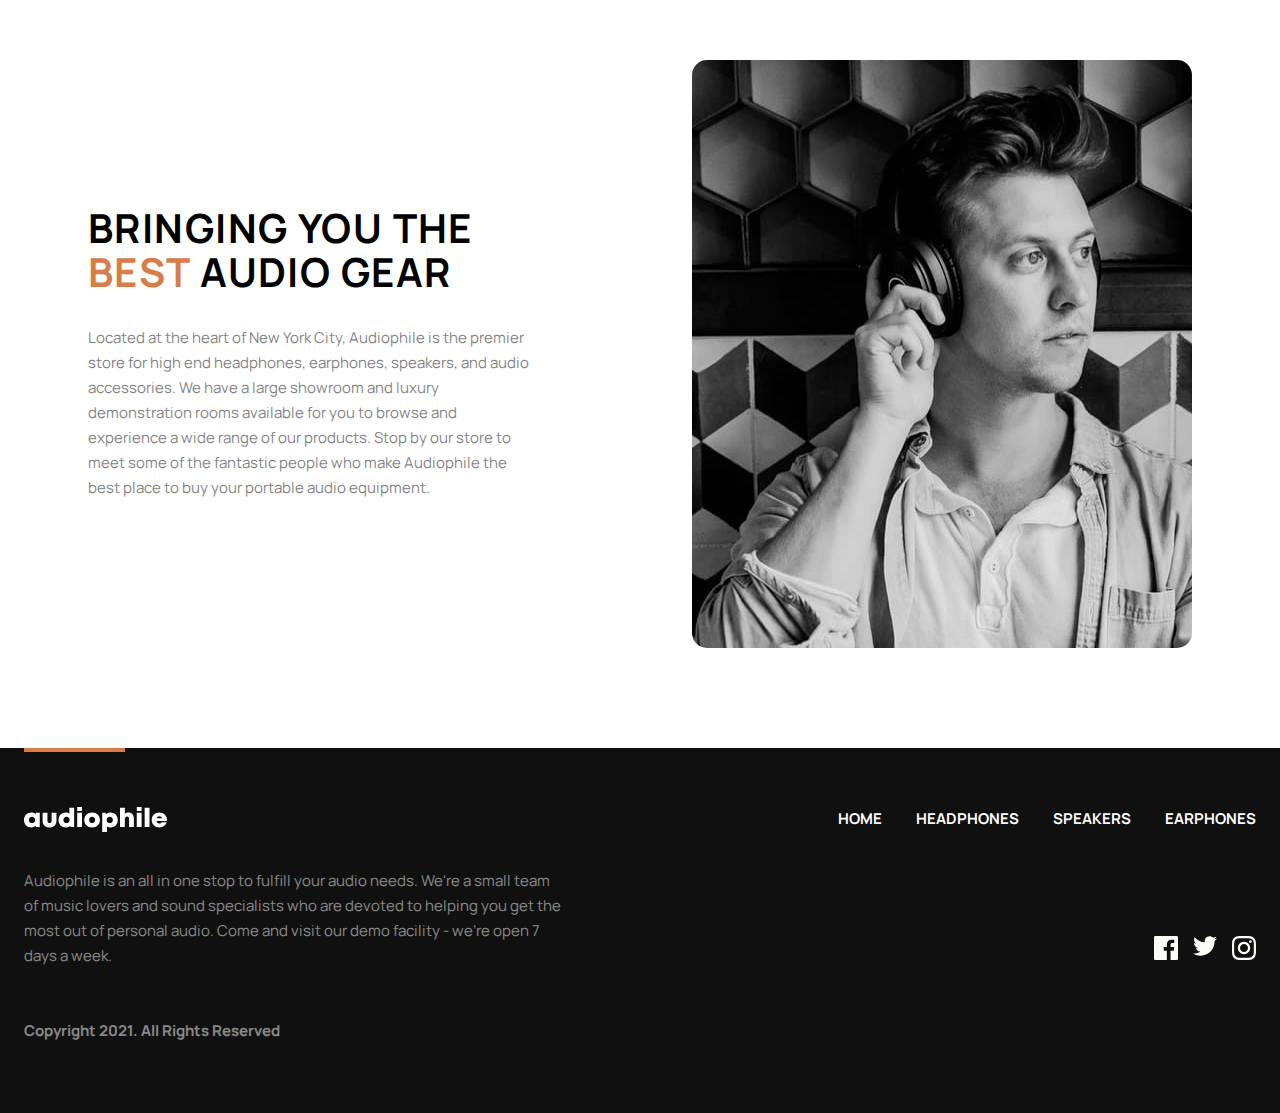
<file: pages/product-headphones1.html>
<!DOCTYPE html>
<html lang="en">
  <head>
    <meta charset="UTF-8" />
    <meta name="viewport" content="width=device-width, initial-scale=1.0" />
    <title>XX99 Mark II Headphones</title>
    <link rel="stylesheet" href="/css/main.css" />
    <link rel="shortcut icon" href="/imegs/favicon-32x32.png" type="image/x-icon">
  </head>
  <body>
    <!-- Header start -->
    <header class="header container">
      <div class="header-list">
        <a class="header__logo" href="../index.html">
          <img src="../imegs/logo.svg" alt="logo-Audiophile" />
        </a>
        <nav class="header__nav">
          <ul class="header__list">
            <li class="header__item">
              <a class="header__link" href="../index.html">Home</a>
            </li>
            <li class="header__item">
              <a class="header__link" href="../pages/headphons.html"
                >HEADPHONES</a
              >
            </li>
            <li class="header__item">
              <a class="header__link" href="../pages/speakers.html">SPEAKERS</a>
            </li>
            <li class="header__item">
              <a class="header__link" href="../pages/earphones.html"
                >EARPHONES</a
              >
            </li>
          </ul>
        </nav>
        <a class="header__shop-link" href=""
          ><img src="../imegs/shop.svg" alt=""
        /></a>
      </div>
      <div class="header__line"></div>
    </header>
    <!-- header end -->
    <!-- main start -->
    <main class="main container">
      <span class="main-headphones__back"
        ><a class="main-headphones__link" href="/index.html">Go Back</a></span
      >
      <section class="main-headphones">
        <img
          class="main-headphones__img"
          src="/imegs/product-xx99-mark-two-headphones/desktop/image-category-page-preview.jpg"
          alt=""
        />
        <div class="main-headphones-content">
          <p class="new-product">NEW PRODUCT</p>
          <h2 class="main-headphones__title">XX99 Mark II Headphones</h2>
          <p class="main-headphones__text">
            The new XX99 Mark II headphones is the pinnacle of pristine audio.
            It redefines your premium headphone experience by reproducing the
            balanced depth and precision of studio-quality sound.
          </p>
          <span class="main-headphones__price"> $ 2,999 </span>
          <div class="main-headphones__cart">
            <div class="main-headphones__shop">
              <span class="main-headphones_minus">-</span> 1
              <span class="main-headphones_minus">+</span>
            </div>
            <a href="" class="btn-orang btn-orang-radius">ADD TO CART</a>
          </div>
        </div>
      </section>
      <section class="main-features">
        <div class="main-features__content">
          <h3 class="main-features__title">FEATURES</h3>
          <p class="main-features-__text">
            Featuring a genuine leather head strap and premium earcups, these
            headphones deliver superior comfort for those who like to enjoy
            endless listening. It includes intuitive controls designed for any
            situation. Whether you’re taking a business call or just in your own
            personal space, the auto on/off and pause features ensure that
            you’ll never miss a beat. <br />
            <br />

            The advanced Active Noise Cancellation with built-in equalizer allow
            you to experience your audio world on your terms. It lets you enjoy
            your audio in peace, but quickly interact with your surroundings
            when you need to. Combined with Bluetooth 5. 0 compliant
            connectivity and 17 hour battery life, the XX99 Mark II headphones
            gives you superior sound, cutting-edge technology, and a modern
            design aesthetic.
          </p>
        </div>
        <div class="main-features__box">
          <h3 class="main-features__box-title">in the box</h3>

          <ul class="main-features__list">
            <li class="main-features__item">
              <span class="main-features__span">1x</span>Headphone Unit
            </li>
            <li class="main-features__item">
              <span class="main-features__span">2x</span>Replacement Earcups
            </li>
            <li class="main-features__item">
              <span class="main-features__span">1x</span>User Manual
            </li>
            <li class="main-features__item">
              <span class="main-features__span">1x</span>3.5mm 5m Audio Cable
            </li>
            <li class="main-features__item">
              <span class="main-features__span">1x</span>Travel Bag
            </li>
          </ul>
        </div>
      </section>
      <section class="main-galery">
        <div class="main-galery__hero">
          <img
            src="/imegs/product-xx99-mark-two-headphones/desktop/image-gallery-1.jpg"
            alt=""
          />
          <img
            src="/imegs/product-xx99-mark-two-headphones/desktop/image-gallery-2.jpg"
            alt=""
          />
        </div>
        <div class="main-galery__img">
          <img
            src="/imegs/product-xx99-mark-two-headphones/desktop/image-gallery-3.jpg"
            alt=""
          />
        </div>
      </section>
      <section class="main-like">
        <h3 class="main-like__title">you may also like</h3>
        <ul class="main-like__list">
          <li class="main-like__item">
            <img src="/imegs/product-xx99-mark-one-headphones/desktop/image-category-page-preview.jpg" alt="" class="main-like__img" />
            <h4 class="main-like__subtitle">XX99 MARK I</h4>
            <a href="/pages/product-headphones2.html" class="main-like__link btn-orang">See Product</a>
          </li>
          <li class="main-like__item">
            <img src="/imegs/product-xx59-headphones/desktop/image-category-page-preview.jpg" alt="" class="main-like__img" />
            <h4 class="main-like__subtitle">XX59</h4>
            <a href="/pages/product-headphones3.html" class="main-like__link btn-orang">See Product</a>
          </li>
          <li class="main-like__item">
            <img src="/imegs/product-zx9-speaker/desktop/image-category-page-preview.jpg" alt="" class="main-like__img" />
            <h4 class="main-like__subtitle">ZX9 SPEAKER</h4>
            <a href="/pages/zx9-speakers.html" class="main-like__link btn-orang">See Product</a>
          </li>
        </ul>
      </section>
      <section class="home-nav">
        <nav class="home-nav__headphones">
          <img
            class="home-nav__headphones-img"
            src="/imegs/shared/desktop/image-category-thumbnail-headphones.png"
            alt=""
          />
          <h6>HEADPHONES</h6>
          <a class="home-nav__link" href="/pages/headphons.html"
            >Shop
            <img
              class="home-nav__link-img"
              src="/imegs/shared/desktop/icon-arrow-right.svg"
              alt=""
            />
          </a>
        </nav>
        <nav class="home-nav__headphones">
          <img
            class="home-nav__headphones-img"
            src="/imegs/shared/desktop/image-category-thumbnail-speakers.png"
            alt=""
          />
          <h6>SPEAKERS</h6>
          <a class="home-nav__link" href="/pages/speakers.html"
            >Shop
            <img
              class="home-nav__link-img"
              src="/imegs/shared/desktop/icon-arrow-right.svg"
              alt=""
            />
          </a>
        </nav>

        <nav class="home-nav__headphones">
          <img
            class="home-nav__headphones-img"
            src="/imegs/shared/desktop/image-category-thumbnail-earphones.png"
            alt=""
          />
          <h6>EARPHONES</h6>
          <a class="home-nav__link" href="/pages/earphones.html"
            >Shop
            <img
              class="home-nav__link-img"
              src="/imegs/shared/desktop/icon-arrow-right.svg"
              alt=""
            />
          </a>
        </nav>
      </section>
      <section class="home-avatar">
        <div class="home-avatar__content">
          <h2 class="home-avatar__title">
            Bringing you the <span class="home-avatar__span">best</span> audio
            gear
          </h2>
          <p class="home-avatar__subtitle">
            Located at the heart of New York City, Audiophile is the premier
            store for high end headphones, earphones, speakers, and audio
            accessories. We have a large showroom and luxury demonstration rooms
            available for you to browse and experience a wide range of our
            products. Stop by our store to meet some of the fantastic people who
            make Audiophile the best place to buy your portable audio equipment.
          </p>
        </div>
        <img
          class="home-avatar__img"
          src="/imegs/shared/desktop/image-best-gear.jpg"
          alt=""
        />
      </section>
    </main>
    <!-- main end -->
    <!-- footer start -->
    <footer class="footer container">
      <div class="footer__line"></div>
      <div class="footer-list">
        <a class="footer__logo" href="../index.html">
          <img src="../imegs/logo.svg" alt="logo-Audiophile" />
        </a>
        <nav class="footer__nav">
          <ul class="footer__list">
            <li class="footer__item">
              <a class="footer__link" href="../index.html">Home</a>
            </li>
            <li class="footer__item">
              <a class="footer__link" href="../pages/headphons.html"
                >HEADPHONES</a
              >
            </li>
            <li class="footer__item">
              <a class="footer__link" href="../pages/speakers.html">SPEAKERS</a>
            </li>
            <li class="footer__item">
              <a class="footer__link" href="../pages/earphones.html"
                >EARPHONES</a
              >
            </li>
          </ul>
        </nav>
      </div>
      <div class="footer__fulfill">
        <p class="footer__text">
          Audiophile is an all in one stop to fulfill your audio needs. We're a
          small team of music lovers and sound specialists who are devoted to
          helping you get the most out of personal audio. Come and visit our
          demo facility - we’re open 7 days a week.
        </p>
        <nav class="icon-soci">
          <a href="" class="icon-soci__link"
            ><svg
              xmlns="http://www.w3.org/2000/svg"
              width="24"
              height="24"
              viewBox="0 0 24 24"
              fill="none"
            >
              <path
                d="M22.675 0H1.325C0.593 0 0 0.593 0 1.325V22.676C0 23.407 0.593 24 1.325 24H12.82V14.706H9.692V11.084H12.82V8.413C12.82 5.313 14.713 3.625 17.479 3.625C18.804 3.625 19.942 3.724 20.274 3.768V7.008L18.356 7.009C16.852 7.009 16.561 7.724 16.561 8.772V11.085H20.148L19.681 14.707H16.561V24H22.677C23.407 24 24 23.407 24 22.675V1.325C24 0.593 23.407 0 22.675 0Z"
                fill="#FEFCF7"
              /></svg
          ></a>
          <a href="" class="icon-soci__link"
            ><svg
              xmlns="http://www.w3.org/2000/svg"
              width="24"
              height="20"
              viewBox="0 0 24 20"
              fill="none"
            >
              <path
                d="M24 2.55705C23.117 2.94905 22.168 3.21305 21.172 3.33205C22.189 2.72305 22.97 1.75805 23.337 0.608047C22.386 1.17205 21.332 1.58205 20.21 1.80305C19.313 0.846047 18.032 0.248047 16.616 0.248047C13.437 0.248047 11.101 3.21405 11.819 6.29305C7.728 6.08805 4.1 4.12805 1.671 1.14905C0.381 3.36205 1.002 6.25705 3.194 7.72305C2.388 7.69705 1.628 7.47605 0.965 7.10705C0.911 9.38805 2.546 11.522 4.914 11.997C4.221 12.185 3.462 12.229 2.69 12.081C3.316 14.037 5.134 15.46 7.29 15.5C5.22 17.123 2.612 17.848 0 17.54C2.179 18.937 4.768 19.752 7.548 19.752C16.69 19.752 21.855 12.031 21.543 5.10605C22.505 4.41105 23.34 3.54405 24 2.55705Z"
                fill="#FEFCF7"
              /></svg
          ></a>
          <a href="" class="icon-soci__link"
            ><svg
              xmlns="http://www.w3.org/2000/svg"
              width="24"
              height="24"
              viewBox="0 0 24 24"
              fill="none"
            >
              <path
                fill-rule="evenodd"
                clip-rule="evenodd"
                d="M12 0C8.741 0 8.333 0.014 7.053 0.072C2.695 0.272 0.273 2.69 0.073 7.052C0.014 8.333 0 8.741 0 12C0 15.259 0.014 15.668 0.072 16.948C0.272 21.306 2.69 23.728 7.052 23.928C8.333 23.986 8.741 24 12 24C15.259 24 15.668 23.986 16.948 23.928C21.302 23.728 23.73 21.31 23.927 16.948C23.986 15.668 24 15.259 24 12C24 8.741 23.986 8.333 23.928 7.053C23.732 2.699 21.311 0.273 16.949 0.073C15.668 0.014 15.259 0 12 0ZM12 2.163C15.204 2.163 15.584 2.175 16.85 2.233C20.102 2.381 21.621 3.924 21.769 7.152C21.827 8.417 21.838 8.797 21.838 12.001C21.838 15.206 21.826 15.585 21.769 16.85C21.62 20.075 20.105 21.621 16.85 21.769C15.584 21.827 15.206 21.839 12 21.839C8.796 21.839 8.416 21.827 7.151 21.769C3.891 21.62 2.38 20.07 2.232 16.849C2.174 15.584 2.162 15.205 2.162 12C2.162 8.796 2.175 8.417 2.232 7.151C2.381 3.924 3.896 2.38 7.151 2.232C8.417 2.175 8.796 2.163 12 2.163ZM5.838 12C5.838 8.597 8.597 5.838 12 5.838C15.403 5.838 18.162 8.597 18.162 12C18.162 15.404 15.403 18.163 12 18.163C8.597 18.163 5.838 15.403 5.838 12ZM12 16C9.791 16 8 14.21 8 12C8 9.791 9.791 8 12 8C14.209 8 16 9.791 16 12C16 14.21 14.209 16 12 16ZM16.965 5.595C16.965 4.8 17.61 4.155 18.406 4.155C19.201 4.155 19.845 4.8 19.845 5.595C19.845 6.39 19.201 7.035 18.406 7.035C17.61 7.035 16.965 6.39 16.965 5.595Z"
                fill="#FEFCF7"
              /></svg
          ></a>
        </nav>
      </div>
      <div class="footer__reserved">
        <p class="footer__data">Copyright 2021. All Rights Reserved</p>
      </div>
    </footer>
    <!-- footer end -->
  </body>
</html>
</file>
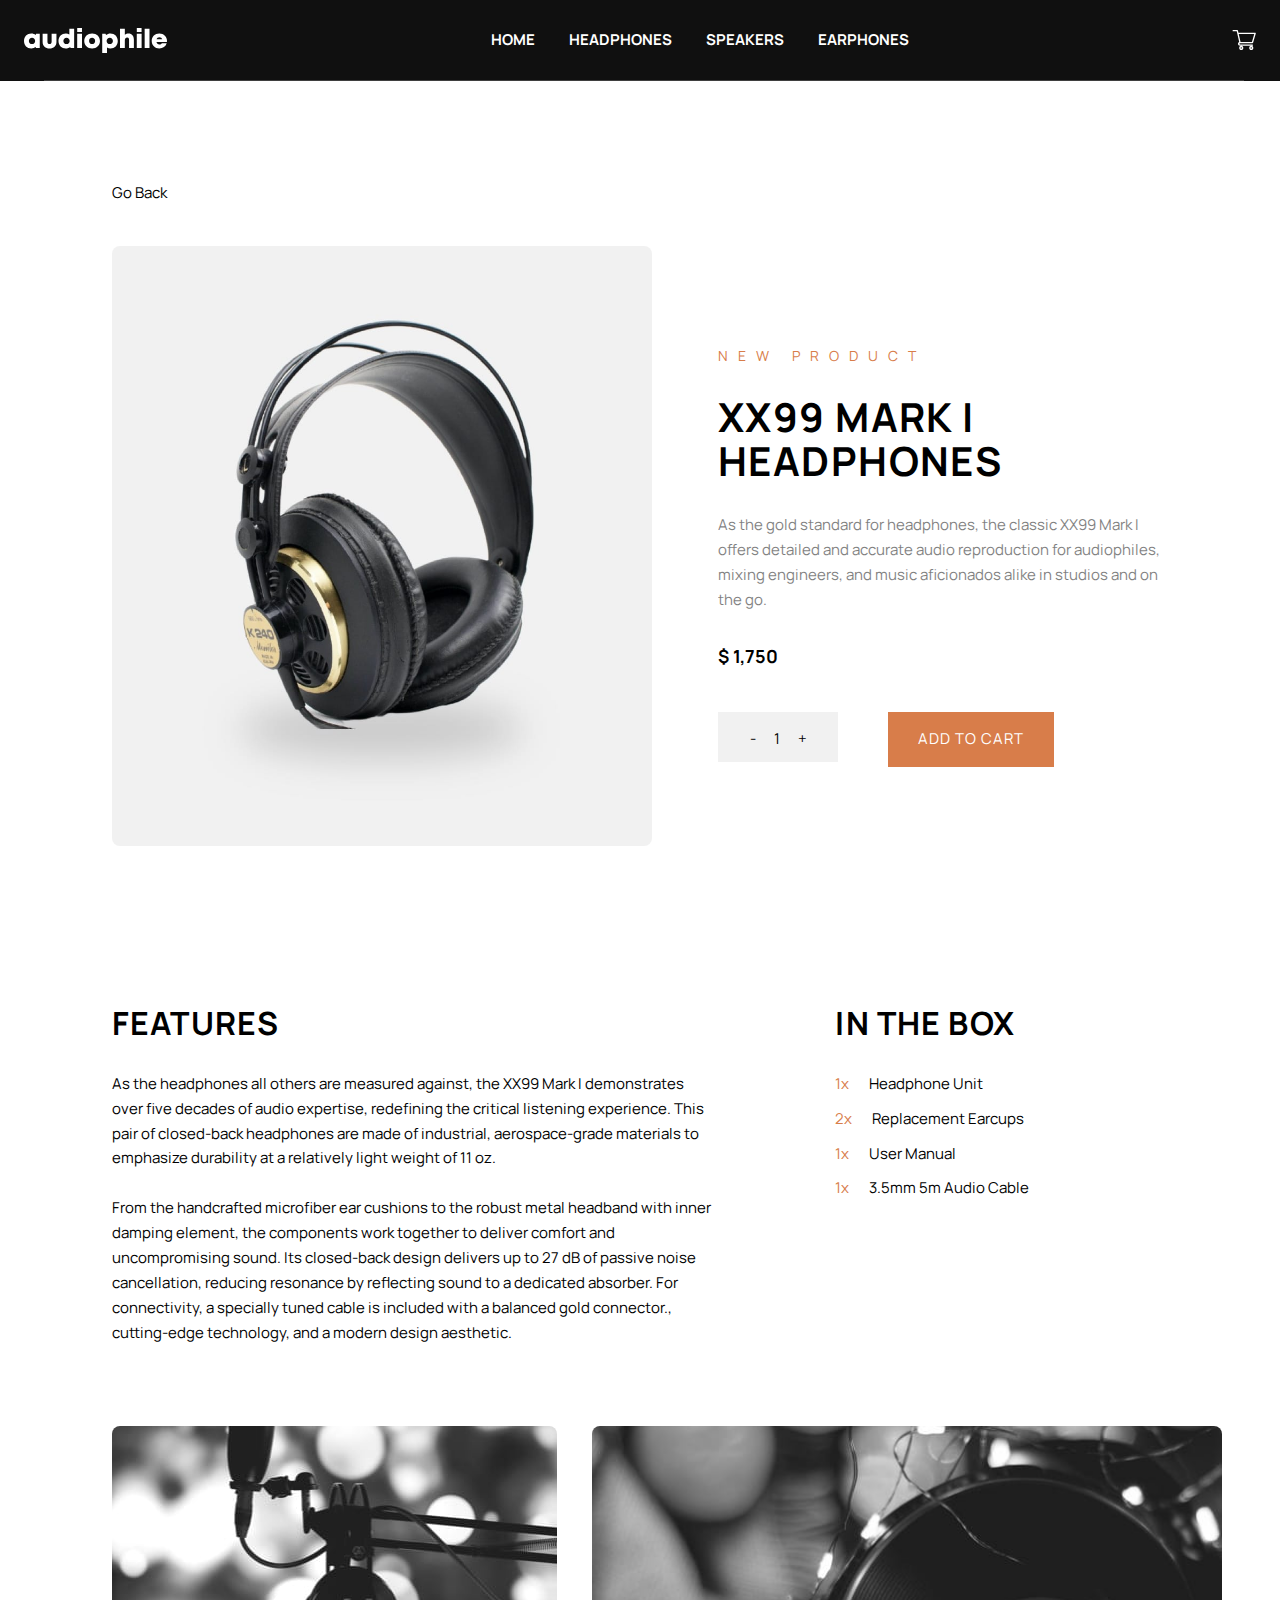
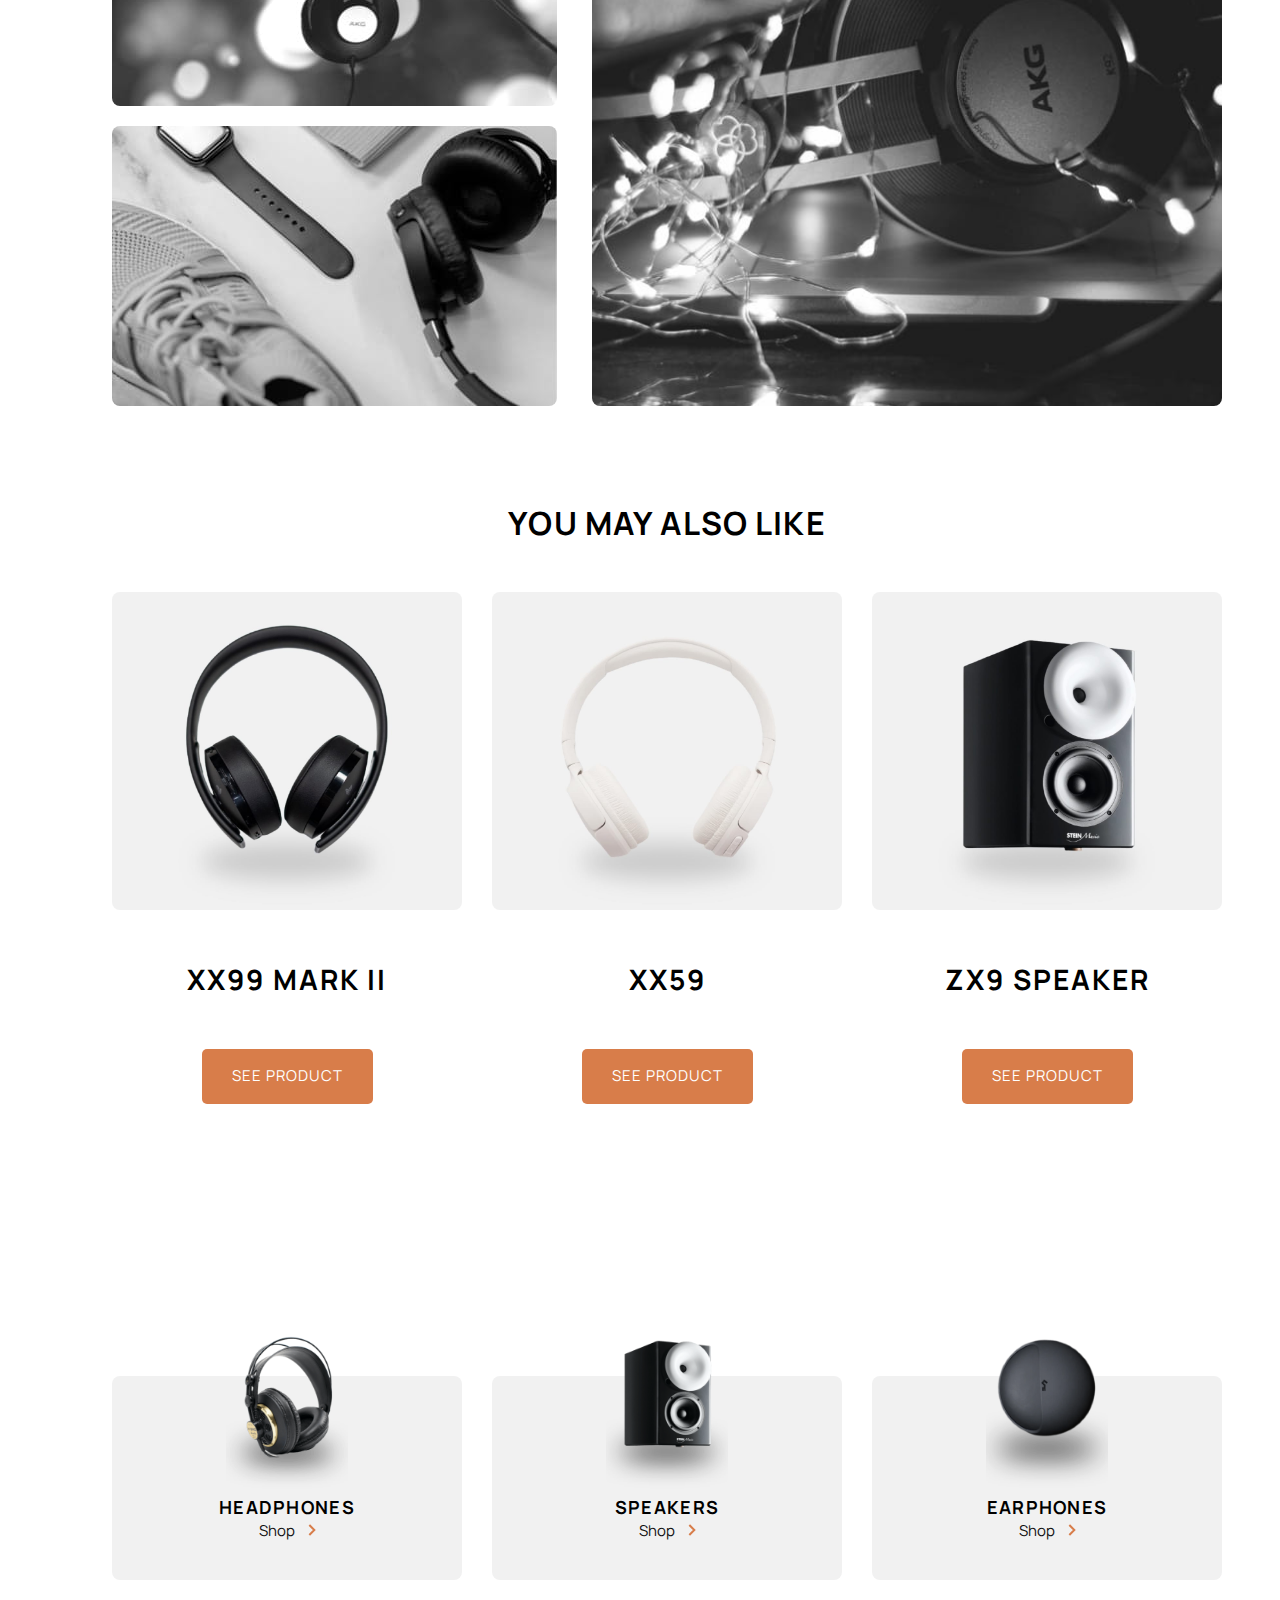
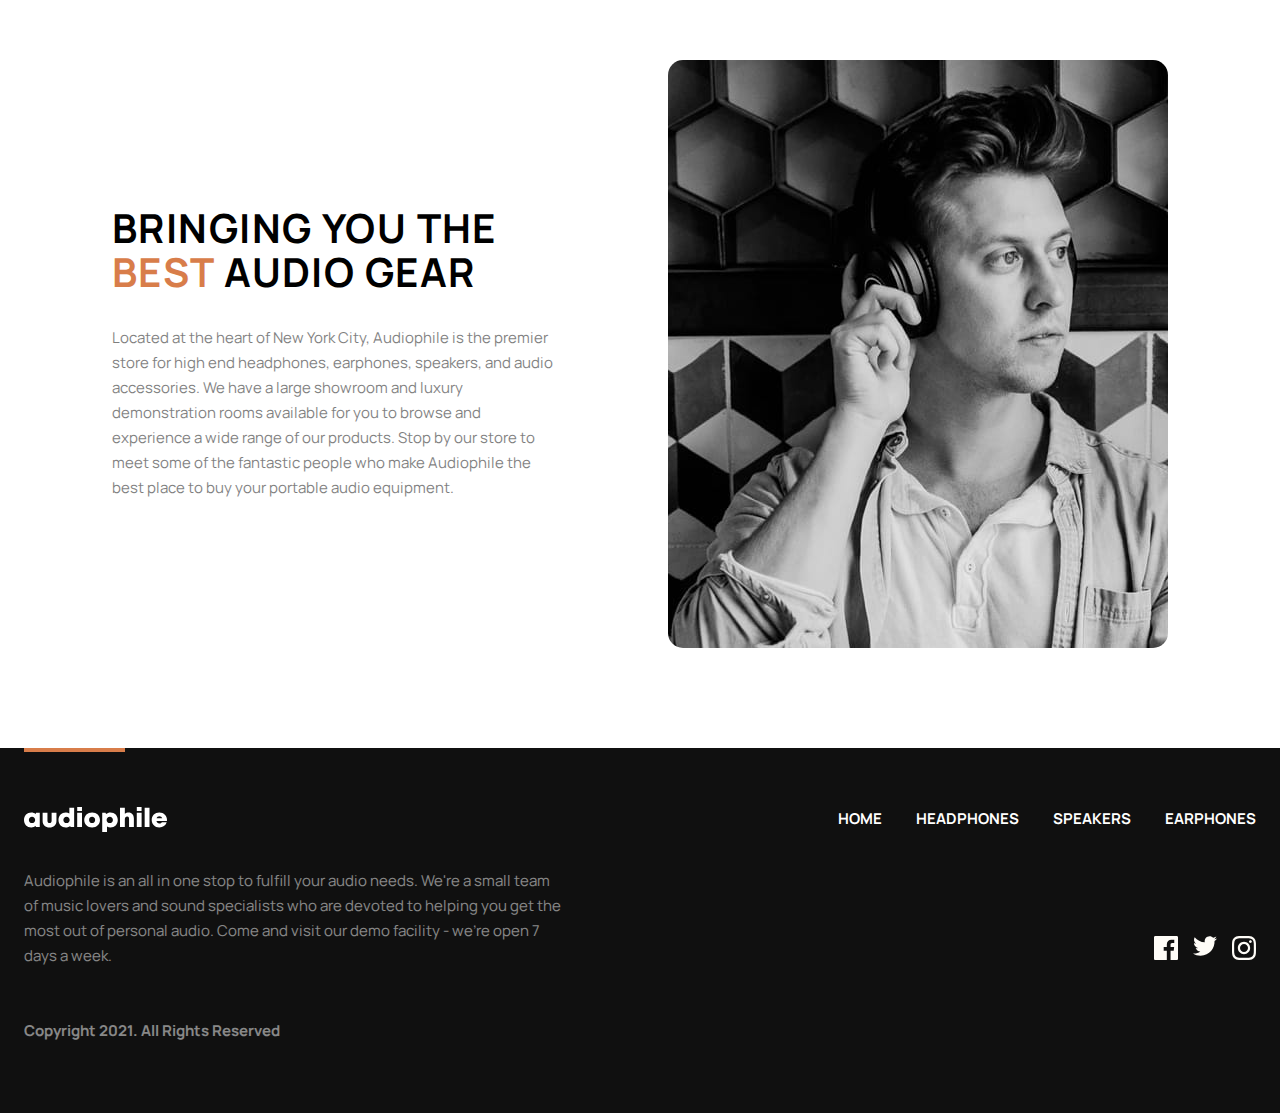
<file: pages/product-headphones2.html>
<!DOCTYPE html>
<html lang="en">
  <head>
    <meta charset="UTF-8" />
    <meta name="viewport" content="width=device-width, initial-scale=1.0" />
    <title>XX99 Mark I Headphones</title>
    <link rel="stylesheet" href="/css/main.css" />
    <link rel="shortcut icon" href="/imegs/favicon-32x32.png" type="image/x-icon">
  </head>
  <body>
    <!-- Header start -->
    <header class="header container">
      <div class="header-list">
        <a class="header__logo" href="../index.html">
          <img src="../imegs/logo.svg" alt="logo-Audiophile" />
        </a>
        <nav class="header__nav">
          <ul class="header__list">
            <li class="header__item">
              <a class="header__link" href="../index.html">Home</a>
            </li>
            <li class="header__item">
              <a class="header__link" href="../pages/headphons.html"
                >HEADPHONES</a
              >
            </li>
            <li class="header__item">
              <a class="header__link" href="../pages/speakers.html">SPEAKERS</a>
            </li>
            <li class="header__item">
              <a class="header__link" href="../pages/earphones.html"
                >EARPHONES</a
              >
            </li>
          </ul>
        </nav>
        <a class="header__shop-link" href=""
          ><img src="../imegs/shop.svg" alt=""
        /></a>
      </div>
      <div class="header__line"></div>
    </header>
    <!-- header end -->
    <!-- main start -->
    <main class="main container">
      <main class="main container">
        <span class="main-headphones__back"
          ><a class="main-headphones__link" href="/index.html">Go Back</a></span
        >
        <section class="main-headphones">
          <img
            class="main-headphones__img"
            src="/imegs/product-xx99-mark-one-headphones/desktop/image-category-page-preview.jpg"
            alt=""
          />
          <div class="main-headphones-content">
            <p class="new-product">NEW PRODUCT</p>
            <h2 class="main-headphones__title">XX99 Mark I Headphones</h2>
            <p class="main-headphones__text">
                As the gold standard for headphones, the classic XX99 Mark I offers detailed and accurate audio reproduction for audiophiles, mixing engineers, and music aficionados alike in studios and on the go. 
            </p>
            <span class="main-headphones__price"> $ 1,750 </span>
            <div class="main-headphones__cart">
              <div class="main-headphones__shop">
                <span class="main-headphones_minus">-</span> 1
                <span class="main-headphones_minus">+</span>
              </div>
              <a href="" class="btn-orang btn-orang-radius">ADD TO CART</a>
            </div>
          </div>
        </section>
        <section class="main-features">
          <div class="main-features__content">
            <h3 class="main-features__title">FEATURES</h3>
            <p class="main-features-__text">
                As the headphones all others are measured against, the XX99 Mark I demonstrates over five decades of audio expertise, redefining the critical listening experience. This pair of closed-back headphones are made of industrial, aerospace-grade materials to emphasize durability at a relatively light weight of 11 oz. <br><br>

                From the handcrafted microfiber ear cushions to the robust metal headband with inner damping element, the components work together to deliver comfort and uncompromising sound. Its closed-back design delivers up to 27 dB of passive noise cancellation, reducing resonance by reflecting sound to a dedicated absorber. For connectivity, a specially tuned cable is included with a balanced gold connector., cutting-edge technology, and
              a modern design aesthetic.
            </p>
          </div>
          <div class="main-features__box">
            <h3 class="main-features__box-title">in the box</h3>

            <ul class="main-features__list">
              <li class="main-features__item">
                <span class="main-features__span">1x</span>Headphone Unit
              </li>
              <li class="main-features__item">
                <span class="main-features__span">2x</span>Replacement Earcups
              </li>
              <li class="main-features__item">
                <span class="main-features__span">1x</span>User Manual
              </li>
              <li class="main-features__item">
                <span class="main-features__span">1x</span>3.5mm 5m Audio Cable
              </li>
            
            </ul>
          </div>
        </section>
        <section class="main-galery">
          <div class="main-galery__hero">
            <img
              src="/imegs/product-xx99-mark-one-headphones/desktop/image-gallery-1.jpg"
              alt=""
            />
            <img
              src="/imegs/product-xx99-mark-one-headphones/desktop/image-gallery-2.jpg"
              alt=""
            />
          </div>
          <div class="main-galery__img">
            <img
              src="/imegs/product-xx99-mark-one-headphones/desktop/image-gallery-3.jpg"
              alt=""
            />
          </div>
        </section>
        <section class="main-like">
          <h3 class="main-like__title">you may also like</h3>
          <ul class="main-like__list">
            <li class="main-like__item">
              <img
                src="/imegs/product-xx99-mark-two-headphones/desktop/image-category-page-preview.jpg"
                alt=""
                class="main-like__img"
              />
              <h4 class="main-like__subtitle">XX99 MARK II</h4>
              <a href="/pages/product-headphones2.html" class="main-like__link btn-orang">See Product</a>
            </li>
            <li class="main-like__item">
              <img
                src="/imegs/product-xx59-headphones/desktop/image-category-page-preview.jpg"
                alt=""
                class="main-like__img"
              />
              <h4 class="main-like__subtitle">XX59</h4>
              <a href="/pages/product-headphones3.html" class="main-like__link btn-orang">See Product</a>
            </li>
            <li class="main-like__item">
              <img
                src="/imegs/product-zx9-speaker/desktop/image-category-page-preview.jpg"
                alt=""
                class="main-like__img"
              />
              <h4 class="main-like__subtitle">ZX9 SPEAKER</h4>
              <a href="/pages/zx9-speakers.html" class="main-like__link btn-orang">See Product</a>
            </li>
          </ul>
        </section>
        <section class="home-nav">
          <nav class="home-nav__headphones">
            <img
              class="home-nav__headphones-img"
              src="/imegs/shared/desktop/image-category-thumbnail-headphones.png"
              alt=""
            />
            <h6>HEADPHONES</h6>
            <a class="home-nav__link" href="/pages/headphons.html"
              >Shop
              <img
                class="home-nav__link-img"
                src="/imegs/shared/desktop/icon-arrow-right.svg"
                alt=""
              />
            </a>
          </nav>
          <nav class="home-nav__headphones">
            <img
              class="home-nav__headphones-img"
              src="/imegs/shared/desktop/image-category-thumbnail-speakers.png"
              alt=""
            />
            <h6>SPEAKERS</h6>
            <a class="home-nav__link" href="/pages/speakers.html"
              >Shop
              <img
                class="home-nav__link-img"
                src="/imegs/shared/desktop/icon-arrow-right.svg"
                alt=""
              />
            </a>
          </nav>

          <nav class="home-nav__headphones">
            <img
              class="home-nav__headphones-img"
              src="/imegs/shared/desktop/image-category-thumbnail-earphones.png"
              alt=""
            />
            <h6>EARPHONES</h6>
            <a class="home-nav__link" href="/pages/earphones.html"
              >Shop
              <img
                class="home-nav__link-img"
                src="/imegs/shared/desktop/icon-arrow-right.svg"
                alt=""
              />
            </a>
          </nav>
        </section>
        <section class="home-avatar">
          <div class="home-avatar__content">
            <h2 class="home-avatar__title">
              Bringing you the <span class="home-avatar__span">best</span> audio
              gear
            </h2>
            <p class="home-avatar__subtitle">
              Located at the heart of New York City, Audiophile is the premier
              store for high end headphones, earphones, speakers, and audio
              accessories. We have a large showroom and luxury demonstration
              rooms available for you to browse and experience a wide range of
              our products. Stop by our store to meet some of the fantastic
              people who make Audiophile the best place to buy your portable
              audio equipment.
            </p>
          </div>
          <img
            class="home-avatar__img"
            src="/imegs/shared/desktop/image-best-gear.jpg"
            alt=""
          />
        </section>
      </main>
    </main>
    <!-- main end -->
    <!-- footer start -->
    <footer class="footer container">
      <div class="footer__line"></div>
      <div class="footer-list">
        <a class="footer__logo" href="../index.html">
          <img src="../imegs/logo.svg" alt="logo-Audiophile" />
        </a>
        <nav class="footer__nav">
          <ul class="footer__list">
            <li class="footer__item">
              <a class="footer__link" href="../index.html">Home</a>
            </li>
            <li class="footer__item">
              <a class="footer__link" href="../pages/headphons.html"
                >HEADPHONES</a
              >
            </li>
            <li class="footer__item">
              <a class="footer__link" href="../pages/speakers.html">SPEAKERS</a>
            </li>
            <li class="footer__item">
              <a class="footer__link" href="../pages/earphones.html"
                >EARPHONES</a
              >
            </li>
          </ul>
        </nav>
      </div>
      <div class="footer__fulfill">
        <p class="footer__text">
          Audiophile is an all in one stop to fulfill your audio needs. We're a
          small team of music lovers and sound specialists who are devoted to
          helping you get the most out of personal audio. Come and visit our
          demo facility - we’re open 7 days a week.
        </p>
        <nav class="icon-soci">
          <a href="" class="icon-soci__link"
            ><svg
              xmlns="http://www.w3.org/2000/svg"
              width="24"
              height="24"
              viewBox="0 0 24 24"
              fill="none"
            >
              <path
                d="M22.675 0H1.325C0.593 0 0 0.593 0 1.325V22.676C0 23.407 0.593 24 1.325 24H12.82V14.706H9.692V11.084H12.82V8.413C12.82 5.313 14.713 3.625 17.479 3.625C18.804 3.625 19.942 3.724 20.274 3.768V7.008L18.356 7.009C16.852 7.009 16.561 7.724 16.561 8.772V11.085H20.148L19.681 14.707H16.561V24H22.677C23.407 24 24 23.407 24 22.675V1.325C24 0.593 23.407 0 22.675 0Z"
                fill="#FEFCF7"
              /></svg
          ></a>
          <a href="" class="icon-soci__link"
            ><svg
              xmlns="http://www.w3.org/2000/svg"
              width="24"
              height="20"
              viewBox="0 0 24 20"
              fill="none"
            >
              <path
                d="M24 2.55705C23.117 2.94905 22.168 3.21305 21.172 3.33205C22.189 2.72305 22.97 1.75805 23.337 0.608047C22.386 1.17205 21.332 1.58205 20.21 1.80305C19.313 0.846047 18.032 0.248047 16.616 0.248047C13.437 0.248047 11.101 3.21405 11.819 6.29305C7.728 6.08805 4.1 4.12805 1.671 1.14905C0.381 3.36205 1.002 6.25705 3.194 7.72305C2.388 7.69705 1.628 7.47605 0.965 7.10705C0.911 9.38805 2.546 11.522 4.914 11.997C4.221 12.185 3.462 12.229 2.69 12.081C3.316 14.037 5.134 15.46 7.29 15.5C5.22 17.123 2.612 17.848 0 17.54C2.179 18.937 4.768 19.752 7.548 19.752C16.69 19.752 21.855 12.031 21.543 5.10605C22.505 4.41105 23.34 3.54405 24 2.55705Z"
                fill="#FEFCF7"
              /></svg
          ></a>
          <a href="" class="icon-soci__link"
            ><svg
              xmlns="http://www.w3.org/2000/svg"
              width="24"
              height="24"
              viewBox="0 0 24 24"
              fill="none"
            >
              <path
                fill-rule="evenodd"
                clip-rule="evenodd"
                d="M12 0C8.741 0 8.333 0.014 7.053 0.072C2.695 0.272 0.273 2.69 0.073 7.052C0.014 8.333 0 8.741 0 12C0 15.259 0.014 15.668 0.072 16.948C0.272 21.306 2.69 23.728 7.052 23.928C8.333 23.986 8.741 24 12 24C15.259 24 15.668 23.986 16.948 23.928C21.302 23.728 23.73 21.31 23.927 16.948C23.986 15.668 24 15.259 24 12C24 8.741 23.986 8.333 23.928 7.053C23.732 2.699 21.311 0.273 16.949 0.073C15.668 0.014 15.259 0 12 0ZM12 2.163C15.204 2.163 15.584 2.175 16.85 2.233C20.102 2.381 21.621 3.924 21.769 7.152C21.827 8.417 21.838 8.797 21.838 12.001C21.838 15.206 21.826 15.585 21.769 16.85C21.62 20.075 20.105 21.621 16.85 21.769C15.584 21.827 15.206 21.839 12 21.839C8.796 21.839 8.416 21.827 7.151 21.769C3.891 21.62 2.38 20.07 2.232 16.849C2.174 15.584 2.162 15.205 2.162 12C2.162 8.796 2.175 8.417 2.232 7.151C2.381 3.924 3.896 2.38 7.151 2.232C8.417 2.175 8.796 2.163 12 2.163ZM5.838 12C5.838 8.597 8.597 5.838 12 5.838C15.403 5.838 18.162 8.597 18.162 12C18.162 15.404 15.403 18.163 12 18.163C8.597 18.163 5.838 15.403 5.838 12ZM12 16C9.791 16 8 14.21 8 12C8 9.791 9.791 8 12 8C14.209 8 16 9.791 16 12C16 14.21 14.209 16 12 16ZM16.965 5.595C16.965 4.8 17.61 4.155 18.406 4.155C19.201 4.155 19.845 4.8 19.845 5.595C19.845 6.39 19.201 7.035 18.406 7.035C17.61 7.035 16.965 6.39 16.965 5.595Z"
                fill="#FEFCF7"
              /></svg
          ></a>
        </nav>
      </div>
      <div class="footer__reserved">
        <p class="footer__data">Copyright 2021. All Rights Reserved</p>
      </div>
    </footer>
    <!-- footer end -->
  </body>
</html>
</file>
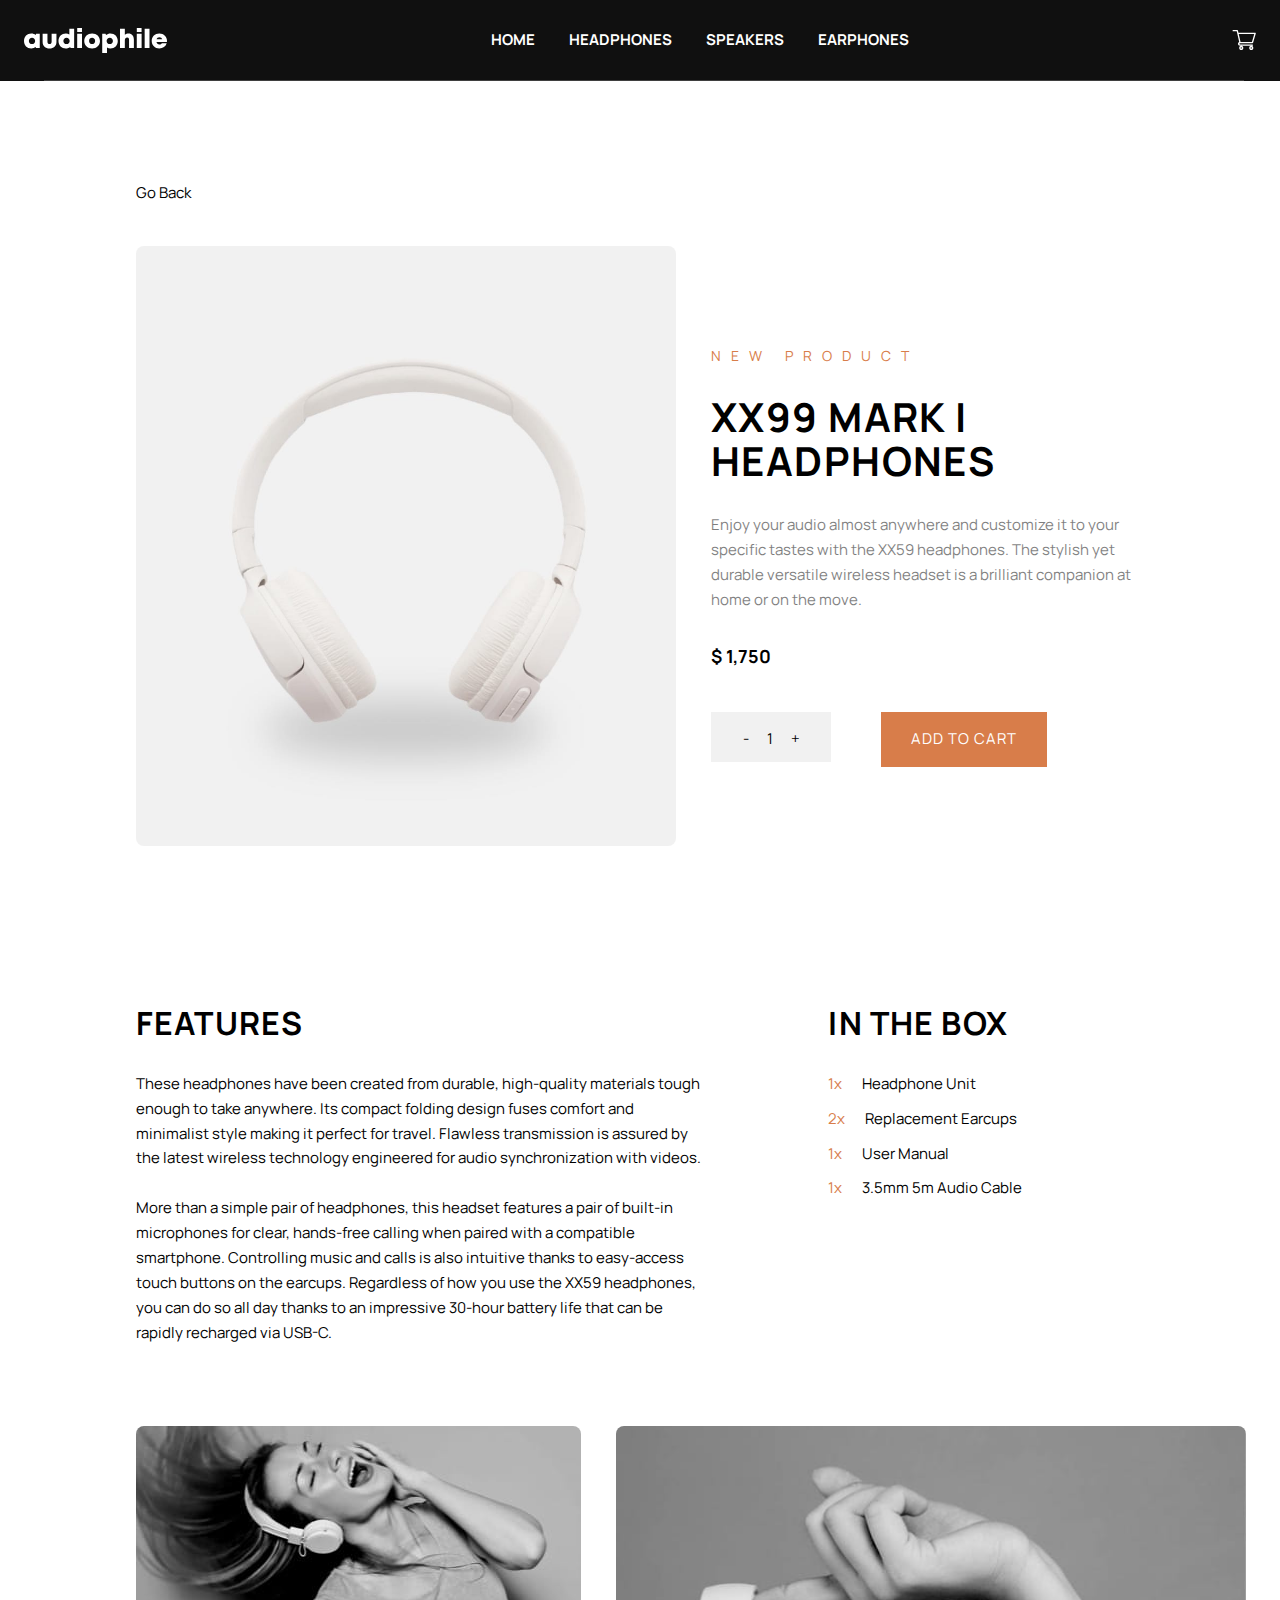
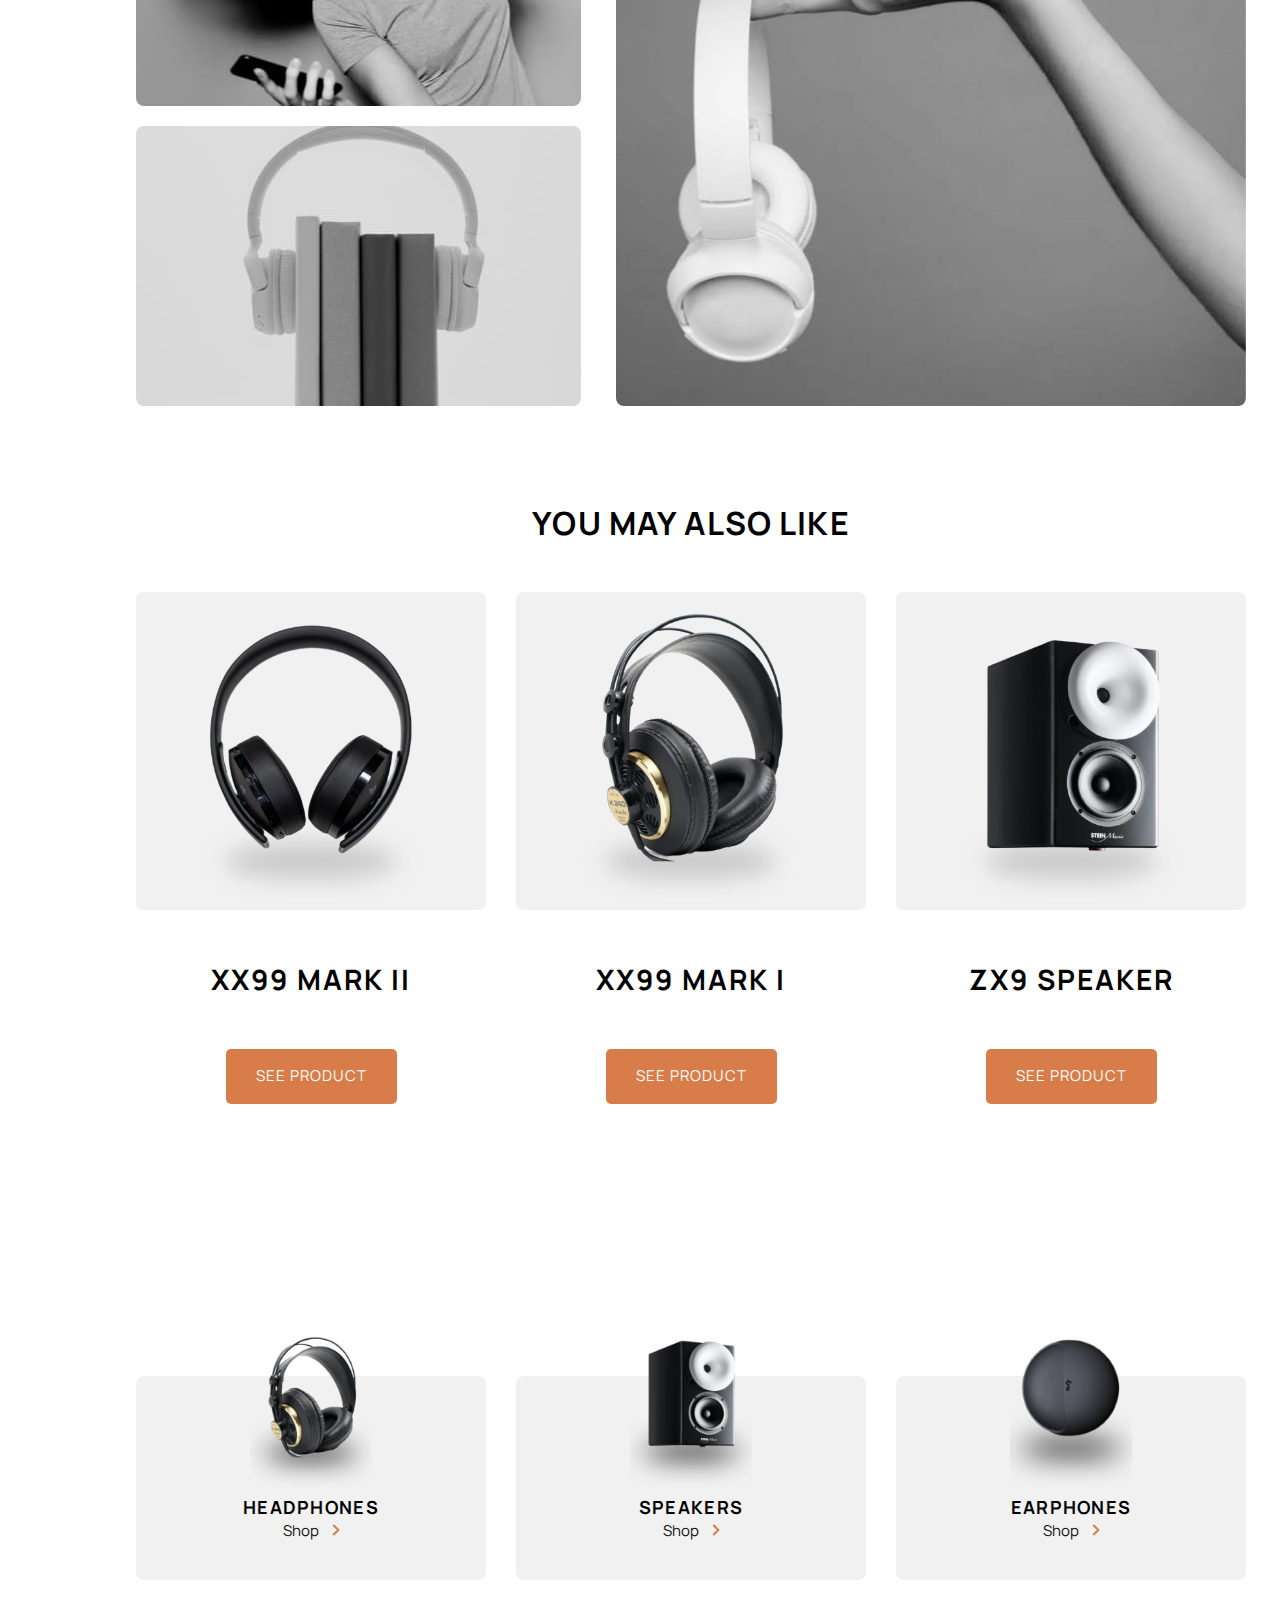
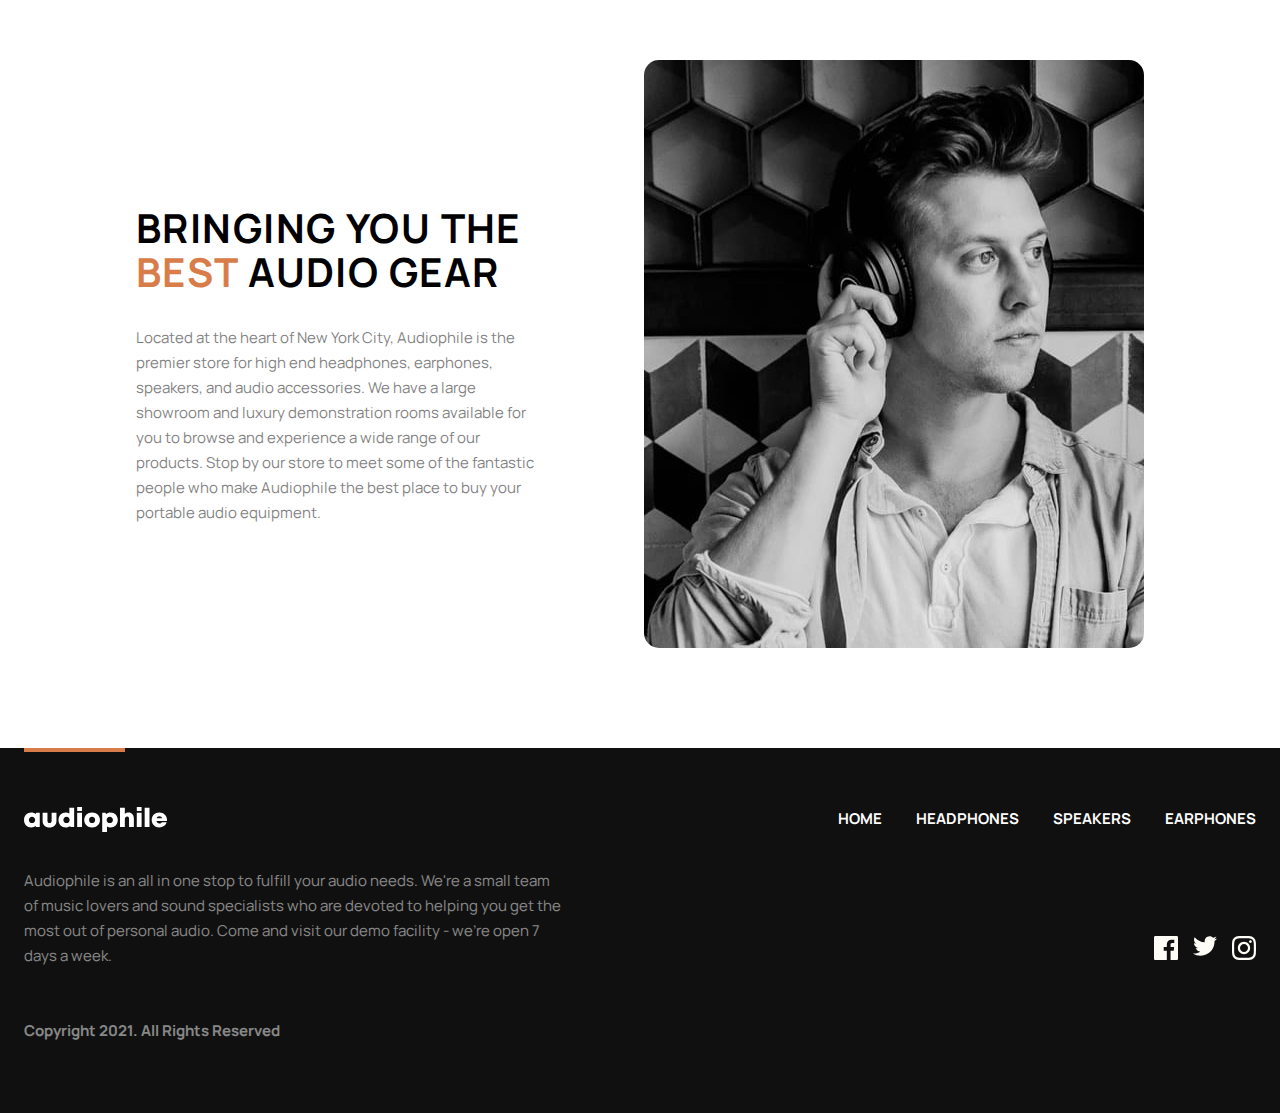
<file: pages/product-headphones3.html>
<!DOCTYPE html>
<html lang="en">
  <head>
    <meta charset="UTF-8" />
    <meta name="viewport" content="width=device-width, initial-scale=1.0" />
    <title>XX59 Headphones</title>
    <link rel="stylesheet" href="/css/main.css" />
    <link rel="shortcut icon" href="/imegs/favicon-32x32.png" type="image/x-icon">
  </head>
  <body>
    <!-- Header start -->
    <header class="header container">
      <div class="header-list">
        <a class="header__logo" href="../index.html">
          <img src="../imegs/logo.svg" alt="logo-Audiophile" />
        </a>
        <nav class="header__nav">
          <ul class="header__list">
            <li class="header__item">
              <a class="header__link" href="../index.html">Home</a>
            </li>
            <li class="header__item">
              <a class="header__link" href="../pages/headphons.html"
                >HEADPHONES</a
              >
            </li>
            <li class="header__item">
              <a class="header__link" href="../pages/speakers.html">SPEAKERS</a>
            </li>
            <li class="header__item">
              <a class="header__link" href="../pages/earphones.html"
                >EARPHONES</a
              >
            </li>
          </ul>
        </nav>
        <a class="header__shop-link" href=""
          ><img src="../imegs/shop.svg" alt=""
        /></a>
      </div>
      <div class="header__line"></div>
    </header>
    <!-- header end -->
    <!-- main start -->
    <main class="main container">
        <main class="main container">
            <main class="main container">
              <span class="main-headphones__back"
                ><a class="main-headphones__link" href="/index.html">Go Back</a></span
              >
              <section class="main-headphones">
                <img
                  class="main-headphones__img"
                  src="/imegs/product-xx59-headphones/desktop/image-category-page-preview.jpg"
                  alt=""
                />
                <div class="main-headphones-content">
                  <p class="new-product">NEW PRODUCT</p>
                  <h2 class="main-headphones__title">XX99 Mark I Headphones</h2>
                  <p class="main-headphones__text">
                    Enjoy your audio almost anywhere and customize it to your specific tastes with the XX59 headphones. The stylish yet durable versatile wireless headset is a brilliant companion at home or on the move.
                  </p>
                  <span class="main-headphones__price"> $ 1,750 </span>
                  <div class="main-headphones__cart">
                    <div class="main-headphones__shop">
                      <span class="main-headphones_minus">-</span> 1
                      <span class="main-headphones_minus">+</span>
                    </div>
                    <a href="" class="btn-orang btn-orang-radius">ADD TO CART</a>
                  </div>
                </div>
              </section>
              <section class="main-features">
                <div class="main-features__content">
                  <h3 class="main-features__title">FEATURES</h3>
                  <p class="main-features-__text">
                    These headphones have been created from durable, high-quality materials tough enough to take anywhere. Its compact folding design fuses comfort and minimalist style making it perfect for travel. Flawless transmission is assured by the latest wireless technology engineered for audio synchronization with videos. <br><br>

More than a simple pair of headphones, this headset features a pair of built-in microphones for clear, hands-free calling when paired with a compatible smartphone. Controlling music and calls is also intuitive thanks to easy-access touch buttons on the earcups. Regardless of how you use the XX59 headphones, you can do so all day thanks to an impressive 30-hour battery life that can be rapidly recharged via USB-C.
                  </p>
                </div>
                <div class="main-features__box">
                  <h3 class="main-features__box-title">in the box</h3>
      
                  <ul class="main-features__list">
                    <li class="main-features__item">
                      <span class="main-features__span">1x</span>Headphone Unit
                    </li>
                    <li class="main-features__item">
                      <span class="main-features__span">2x</span>Replacement Earcups
                    </li>
                    <li class="main-features__item">
                      <span class="main-features__span">1x</span>User Manual
                    </li>
                    <li class="main-features__item">
                      <span class="main-features__span">1x</span>3.5mm 5m Audio Cable
                    </li>
                  
                  </ul>
                </div>
              </section>
              <section class="main-galery">
                <div class="main-galery__hero">
                  <img
                    src="/imegs/product-xx59-headphones/desktop/image-gallery-1.jpg"
                    alt=""
                  />
                  <img
                    src="/imegs/product-xx59-headphones/desktop/image-gallery-2.jpg"
                    alt=""
                  />
                </div>
                <div class="main-galery__img">
                  <img
                    src="/imegs/product-xx59-headphones/desktop/image-gallery-3.jpg"
                    alt=""
                  />
                </div>
              </section>
              <section class="main-like">
                <h3 class="main-like__title">you may also like</h3>
                <ul class="main-like__list">
                  <li class="main-like__item">
                    <img
                      src="/imegs/product-xx99-mark-two-headphones/desktop/image-category-page-preview.jpg"
                      alt=""
                      class="main-like__img"
                    />
                    <h4 class="main-like__subtitle">XX99 MARK II</h4>
                    <a href="/pages/product-headphones1.html" class="main-like__link btn-orang">See Product</a>
                  </li>
                  <li class="main-like__item">
                    <img
                      src="/imegs/product-xx99-mark-one-headphones/desktop/image-category-page-preview.jpg"
                      alt=""
                      class="main-like__img"
                    />
                    <h4 class="main-like__subtitle">XX99 MARK I</h4>
                    <a href="/pages/product-headphones2.html" class="main-like__link btn-orang">See Product</a>
                  </li>
                  <li class="main-like__item">
                    <img
                      src="/imegs/product-zx9-speaker/desktop/image-category-page-preview.jpg"
                      alt=""
                      class="main-like__img"
                    />
                    <h4 class="main-like__subtitle">ZX9 SPEAKER</h4>
                    <a href="/pages/zx9-speakers.html" class="main-like__link btn-orang">See Product</a>
                  </li>
                </ul>
              </section>
              <section class="home-nav">
                <nav class="home-nav__headphones">
                  <img
                    class="home-nav__headphones-img"
                    src="/imegs/shared/desktop/image-category-thumbnail-headphones.png"
                    alt=""
                  />
                  <h6>HEADPHONES</h6>
                  <a class="home-nav__link" href="/pages/headphons.html"
                    >Shop
                    <img
                      class="home-nav__link-img"
                      src="/imegs/shared/desktop/icon-arrow-right.svg"
                      alt=""
                    />
                  </a>
                </nav>
                <nav class="home-nav__headphones">
                  <img
                    class="home-nav__headphones-img"
                    src="/imegs/shared/desktop/image-category-thumbnail-speakers.png"
                    alt=""
                  />
                  <h6>SPEAKERS</h6>
                  <a class="home-nav__link" href="/pages/speakers.html"
                    >Shop
                    <img
                      class="home-nav__link-img"
                      src="/imegs/shared/desktop/icon-arrow-right.svg"
                      alt=""
                    />
                  </a>
                </nav>
      
                <nav class="home-nav__headphones">
                  <img
                    class="home-nav__headphones-img"
                    src="/imegs/shared/desktop/image-category-thumbnail-earphones.png"
                    alt=""
                  />
                  <h6>EARPHONES</h6>
                  <a class="home-nav__link" href="/pages/earphones.html"
                    >Shop
                    <img
                      class="home-nav__link-img"
                      src="/imegs/shared/desktop/icon-arrow-right.svg"
                      alt=""
                    />
                  </a>
                </nav>
              </section>
              <section class="home-avatar">
                <div class="home-avatar__content">
                  <h2 class="home-avatar__title">
                    Bringing you the <span class="home-avatar__span">best</span> audio
                    gear
                  </h2>
                  <p class="home-avatar__subtitle">
                    Located at the heart of New York City, Audiophile is the premier
                    store for high end headphones, earphones, speakers, and audio
                    accessories. We have a large showroom and luxury demonstration
                    rooms available for you to browse and experience a wide range of
                    our products. Stop by our store to meet some of the fantastic
                    people who make Audiophile the best place to buy your portable
                    audio equipment.
                  </p>
                </div>
                <img
                  class="home-avatar__img"
                  src="/imegs/shared/desktop/image-best-gear.jpg"
                  alt=""
                />
              </section>
            </main>
          </main>
    </main>
    <!-- main end -->
    <!-- footer start -->
    <footer class="footer container">
      <div class="footer__line"></div>
      <div class="footer-list">
        <a class="footer__logo" href="../index.html">
          <img src="../imegs/logo.svg" alt="logo-Audiophile" />
        </a>
        <nav class="footer__nav">
          <ul class="footer__list">
            <li class="footer__item">
              <a class="footer__link" href="../index.html">Home</a>
            </li>
            <li class="footer__item">
              <a class="footer__link" href="../pages/headphons.html"
                >HEADPHONES</a
              >
            </li>
            <li class="footer__item">
              <a class="footer__link" href="../pages/speakers.html">SPEAKERS</a>
            </li>
            <li class="footer__item">
              <a class="footer__link" href="../pages/earphones.html"
                >EARPHONES</a
              >
            </li>
          </ul>
        </nav>
      </div>
      <div class="footer__fulfill">
        <p class="footer__text">
          Audiophile is an all in one stop to fulfill your audio needs. We're a
          small team of music lovers and sound specialists who are devoted to
          helping you get the most out of personal audio. Come and visit our
          demo facility - we’re open 7 days a week.
        </p>
        <nav class="icon-soci">
          <a href="" class="icon-soci__link"
            ><svg
              xmlns="http://www.w3.org/2000/svg"
              width="24"
              height="24"
              viewBox="0 0 24 24"
              fill="none"
            >
              <path
                d="M22.675 0H1.325C0.593 0 0 0.593 0 1.325V22.676C0 23.407 0.593 24 1.325 24H12.82V14.706H9.692V11.084H12.82V8.413C12.82 5.313 14.713 3.625 17.479 3.625C18.804 3.625 19.942 3.724 20.274 3.768V7.008L18.356 7.009C16.852 7.009 16.561 7.724 16.561 8.772V11.085H20.148L19.681 14.707H16.561V24H22.677C23.407 24 24 23.407 24 22.675V1.325C24 0.593 23.407 0 22.675 0Z"
                fill="#FEFCF7"
              /></svg
          ></a>
          <a href="" class="icon-soci__link"
            ><svg
              xmlns="http://www.w3.org/2000/svg"
              width="24"
              height="20"
              viewBox="0 0 24 20"
              fill="none"
            >
              <path
                d="M24 2.55705C23.117 2.94905 22.168 3.21305 21.172 3.33205C22.189 2.72305 22.97 1.75805 23.337 0.608047C22.386 1.17205 21.332 1.58205 20.21 1.80305C19.313 0.846047 18.032 0.248047 16.616 0.248047C13.437 0.248047 11.101 3.21405 11.819 6.29305C7.728 6.08805 4.1 4.12805 1.671 1.14905C0.381 3.36205 1.002 6.25705 3.194 7.72305C2.388 7.69705 1.628 7.47605 0.965 7.10705C0.911 9.38805 2.546 11.522 4.914 11.997C4.221 12.185 3.462 12.229 2.69 12.081C3.316 14.037 5.134 15.46 7.29 15.5C5.22 17.123 2.612 17.848 0 17.54C2.179 18.937 4.768 19.752 7.548 19.752C16.69 19.752 21.855 12.031 21.543 5.10605C22.505 4.41105 23.34 3.54405 24 2.55705Z"
                fill="#FEFCF7"
              /></svg
          ></a>
          <a href="" class="icon-soci__link"
            ><svg
              xmlns="http://www.w3.org/2000/svg"
              width="24"
              height="24"
              viewBox="0 0 24 24"
              fill="none"
            >
              <path
                fill-rule="evenodd"
                clip-rule="evenodd"
                d="M12 0C8.741 0 8.333 0.014 7.053 0.072C2.695 0.272 0.273 2.69 0.073 7.052C0.014 8.333 0 8.741 0 12C0 15.259 0.014 15.668 0.072 16.948C0.272 21.306 2.69 23.728 7.052 23.928C8.333 23.986 8.741 24 12 24C15.259 24 15.668 23.986 16.948 23.928C21.302 23.728 23.73 21.31 23.927 16.948C23.986 15.668 24 15.259 24 12C24 8.741 23.986 8.333 23.928 7.053C23.732 2.699 21.311 0.273 16.949 0.073C15.668 0.014 15.259 0 12 0ZM12 2.163C15.204 2.163 15.584 2.175 16.85 2.233C20.102 2.381 21.621 3.924 21.769 7.152C21.827 8.417 21.838 8.797 21.838 12.001C21.838 15.206 21.826 15.585 21.769 16.85C21.62 20.075 20.105 21.621 16.85 21.769C15.584 21.827 15.206 21.839 12 21.839C8.796 21.839 8.416 21.827 7.151 21.769C3.891 21.62 2.38 20.07 2.232 16.849C2.174 15.584 2.162 15.205 2.162 12C2.162 8.796 2.175 8.417 2.232 7.151C2.381 3.924 3.896 2.38 7.151 2.232C8.417 2.175 8.796 2.163 12 2.163ZM5.838 12C5.838 8.597 8.597 5.838 12 5.838C15.403 5.838 18.162 8.597 18.162 12C18.162 15.404 15.403 18.163 12 18.163C8.597 18.163 5.838 15.403 5.838 12ZM12 16C9.791 16 8 14.21 8 12C8 9.791 9.791 8 12 8C14.209 8 16 9.791 16 12C16 14.21 14.209 16 12 16ZM16.965 5.595C16.965 4.8 17.61 4.155 18.406 4.155C19.201 4.155 19.845 4.8 19.845 5.595C19.845 6.39 19.201 7.035 18.406 7.035C17.61 7.035 16.965 6.39 16.965 5.595Z"
                fill="#FEFCF7"
              /></svg
          ></a>
        </nav>
      </div>
      <div class="footer__reserved">
        <p class="footer__data">Copyright 2021. All Rights Reserved</p>
      </div>
    </footer>
    <!-- footer end -->
  </body>
</html>
</file>
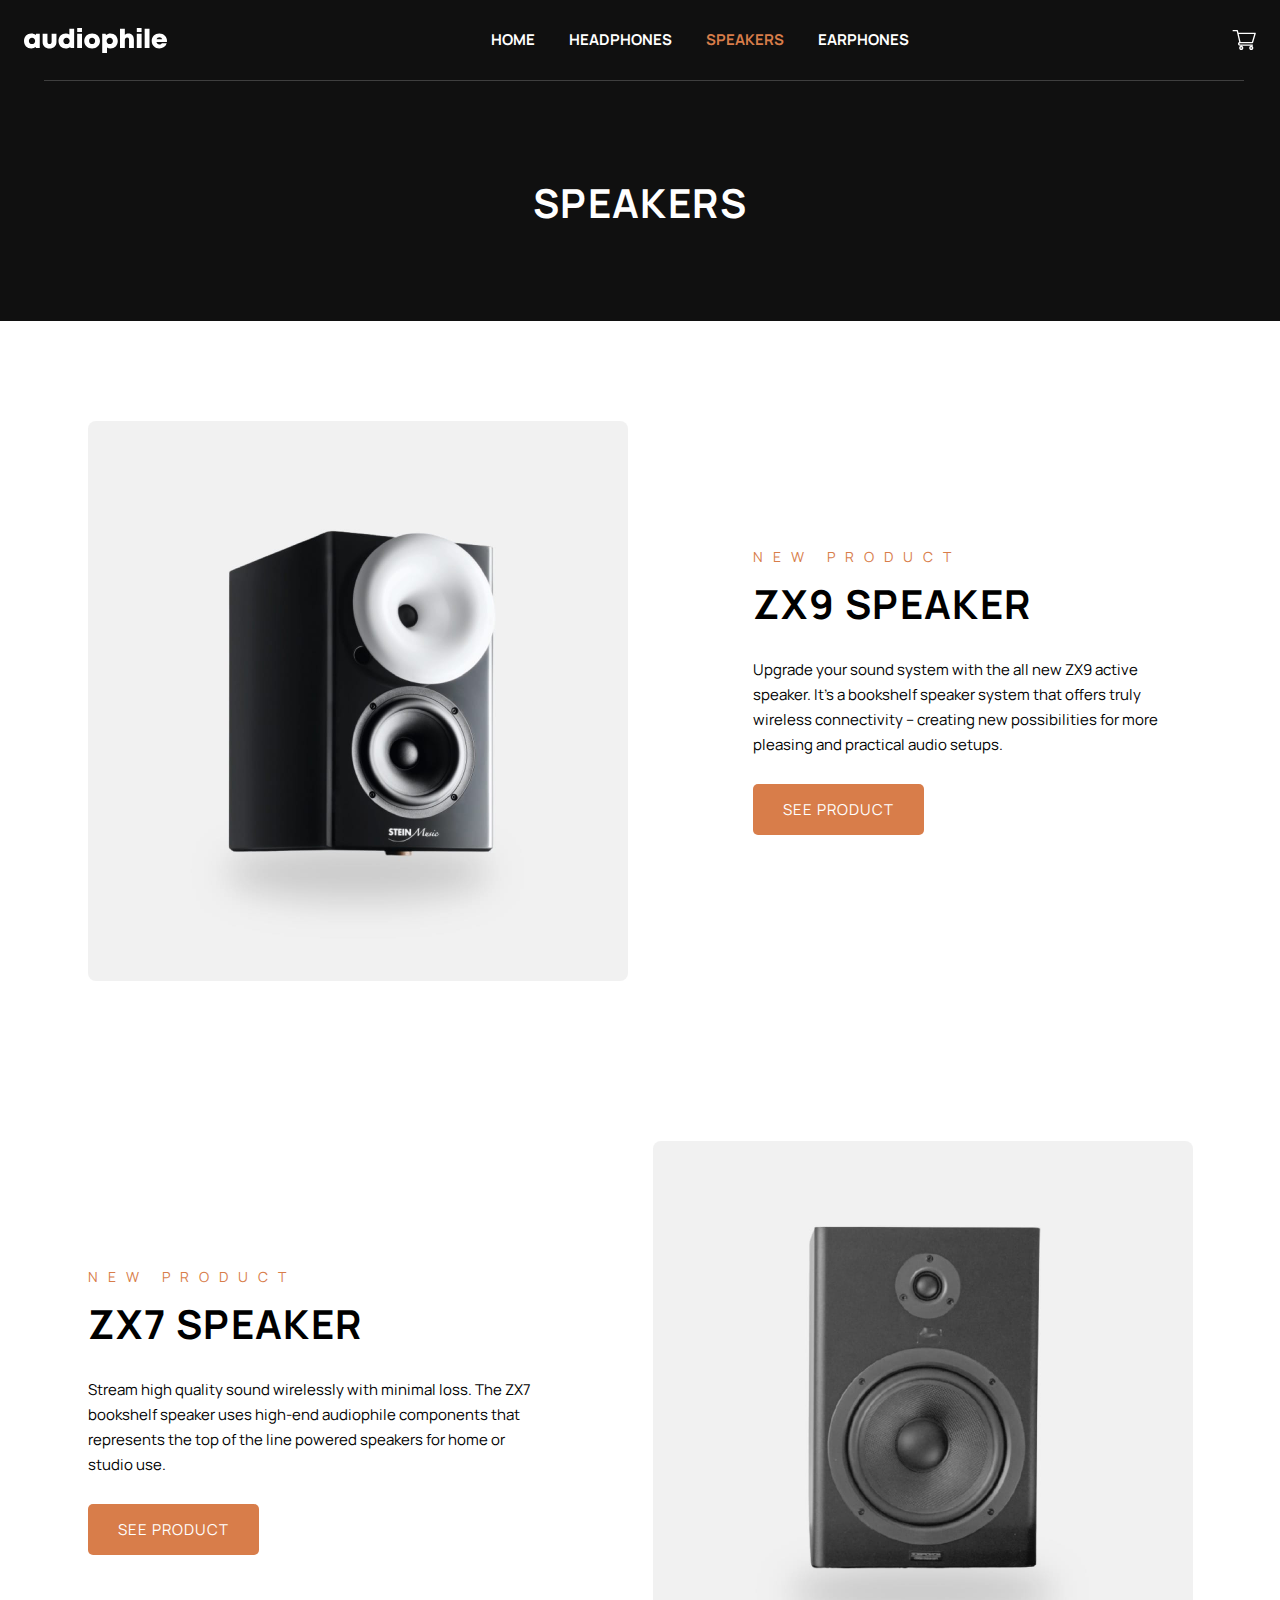
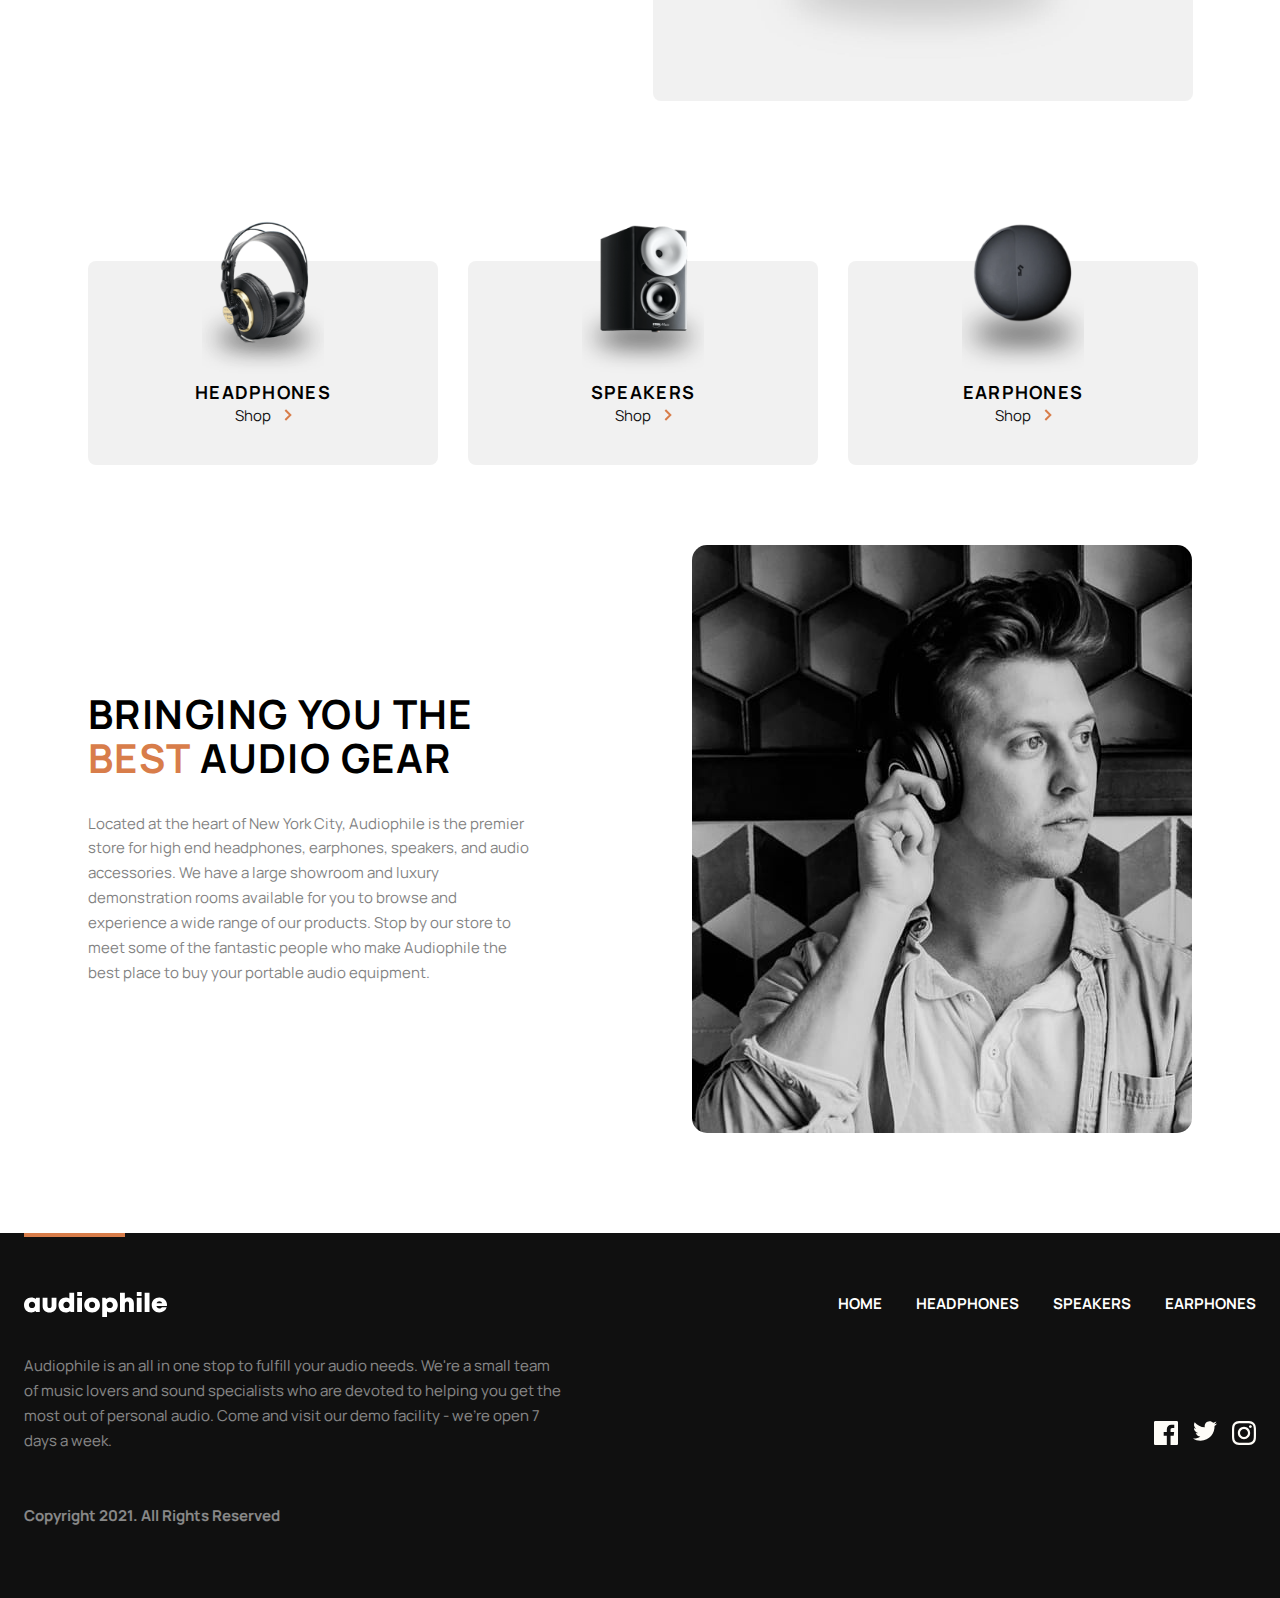
<file: pages/speakers.html>
<!DOCTYPE html>
<html lang="en">
  <head>
    <meta charset="UTF-8" />
    <meta name="viewport" content="width=device-width, initial-scale=1.0" />
    <title>Speakers</title>
    <link rel="stylesheet" href="../css/main.css" />
    <link rel="shortcut icon" href="/imegs/favicon-32x32.png" type="image/x-icon">
  </head>
  <body>
    <!-- HEADER START -->
    <header class="header container">
      <div class="header-list">
        <a class="header__logo" href="../index.html">
          <img src="../imegs/logo.svg" alt="logo-Audiophile" />
        </a>
        <nav class="header__nav">
          <ul class="header__list">
            <li class="header__item">
              <a class="header__link" href="../index.html">Home</a>
            </li>
            <li class="header__item">
              <a class="header__link" href="../pages/headphons.html"
                >HEADPHONES</a
              >
            </li>
            <li class="header__item">
              <a class="header__link" href="../pages/speakers.html" id="active">SPEAKERS</a>
            </li>
            <li class="header__item">
              <a class="header__link" href="../pages/earphones.html"
                >EARPHONES</a
              >
            </li>
          </ul>
        </nav>
        <a class="header__shop-link" href=""
          ><img src="../imegs/shop.svg" alt=""
        /></a>
      </div>
      <div class="header__line"></div>
      <div class="header__title">
        <h2 class="header__title-text">SPEAKERS</h2>
      </div>
    </header>
    <!-- HEADER END -->

    <!-- MAIN START -->
    <main class="main container">
      <section class="main-headphones-xx99">
        <img
          class="main-headphones-xx99__img"
          src="/imegs/product-zx9-speaker/desktop/image-category-page-preview.jpg"
          alt="headphones-xx99"
        />
        <div class="main-headphones-xx99__content">
          <div class="new-product">NEW PRODUCT</div>
          <h2 class="main-headphones-xx99__title">ZX9 SPEAKER</h2>
          <p class="main-headphones-xx99__text">
            Upgrade your sound system with the all new ZX9 active speaker. It’s
            a bookshelf speaker system that offers truly wireless connectivity
            -- creating new possibilities for more pleasing and practical audio
            setups.
          </p>
          <a class="btn-orang" href="/pages/zx9-speakers.html">See Product</a>
        </div>
      </section>
      <section class="main-headphones-xx99">
        <div class="main-headphones-xx99__content">
          <div class="new-product">NEW PRODUCT</div>
          <h2 class="main-headphones-xx99__title">ZX7 SPEAKER</h2>
          <p class="main-headphones-xx99__text">
            Stream high quality sound wirelessly with minimal loss. The ZX7
            bookshelf speaker uses high-end audiophile components that
            represents the top of the line powered speakers for home or studio
            use.
          </p>
          <a class="btn-orang" href="/pages/zx7-speakers.html">See Product</a>
        </div>
        <img
          class="main-headphones-xx99__img"
          src="/imegs/product-zx7-speaker/desktop/image-product.jpg"
          alt="headphones-xx99"
        />
      </section>
      <section class="home-nav">
        <nav class="home-nav__headphones">
          <img
            class="home-nav__headphones-img"
            src="/imegs/shared/desktop/image-category-thumbnail-headphones.png"
            alt=""
          />
          <h6>HEADPHONES</h6>
          <a class="home-nav__link" href="/pages/headphons.html"
            >Shop
            <img
              class="home-nav__link-img"
              src="/imegs/shared/desktop/icon-arrow-right.svg"
              alt=""
            />
          </a>
        </nav>
        <nav class="home-nav__headphones">
          <img
            class="home-nav__headphones-img"
            src="/imegs/shared/desktop/image-category-thumbnail-speakers.png"
            alt=""
          />
          <h6>SPEAKERS</h6>
          <a class="home-nav__link" href="/pages/speakers.html"
            >Shop
            <img
              class="home-nav__link-img"
              src="/imegs/shared/desktop/icon-arrow-right.svg"
              alt=""
            />
          </a>
        </nav>

        <nav class="home-nav__headphones">
          <img
            class="home-nav__headphones-img"
            src="/imegs/shared/desktop/image-category-thumbnail-earphones.png"
            alt=""
          />
          <h6>EARPHONES</h6>
          <a class="home-nav__link" href="/pages/earphones.html"
            >Shop
            <img
              class="home-nav__link-img"
              src="/imegs/shared/desktop/icon-arrow-right.svg"
              alt=""
            />
          </a>
        </nav>
      </section>
      <section class="home-avatar">
        <div class="home-avatar__content">
          <h2 class="home-avatar__title">
            Bringing you the <span class="home-avatar__span">best</span> audio
            gear
          </h2>
          <p class="home-avatar__subtitle">
            Located at the heart of New York City, Audiophile is the premier
            store for high end headphones, earphones, speakers, and audio
            accessories. We have a large showroom and luxury demonstration rooms
            available for you to browse and experience a wide range of our
            products. Stop by our store to meet some of the fantastic people who
            make Audiophile the best place to buy your portable audio equipment.
          </p>
        </div>
        <img
          class="home-avatar__img"
          src="/imegs/shared/desktop/image-best-gear.jpg"
          alt=""
        />
      </section>
    </main>
    <!-- MAIN END -->

    <!-- FOOTER START -->
    <footer class="footer container">
      <div class="footer__line"></div>
      <div class="footer-list">
        <a class="footer__logo" href="../index.html">
          <img src="../imegs/logo.svg" alt="logo-Audiophile" />
        </a>
        <nav class="footer__nav">
          <ul class="footer__list">
            <li class="footer__item">
              <a class="footer__link" href="../index.html">Home</a>
            </li>
            <li class="footer__item">
              <a class="footer__link" href="../pages/headphons.html"
                >HEADPHONES</a
              >
            </li>
            <li class="footer__item">
              <a class="footer__link" href="../pages/speakers.html">SPEAKERS</a>
            </li>
            <li class="footer__item">
              <a class="footer__link" href="../pages/earphones.html"
                >EARPHONES</a
              >
            </li>
          </ul>
        </nav>
      </div>
      <div class="footer__fulfill">
        <p class="footer__text">
          Audiophile is an all in one stop to fulfill your audio needs. We're a
          small team of music lovers and sound specialists who are devoted to
          helping you get the most out of personal audio. Come and visit our
          demo facility - we’re open 7 days a week.
        </p>
        <nav class="icon-soci">
          <a href="" class="icon-soci__link"
            ><svg
              xmlns="http://www.w3.org/2000/svg"
              width="24"
              height="24"
              viewBox="0 0 24 24"
              fill="none"
            >
              <path
                d="M22.675 0H1.325C0.593 0 0 0.593 0 1.325V22.676C0 23.407 0.593 24 1.325 24H12.82V14.706H9.692V11.084H12.82V8.413C12.82 5.313 14.713 3.625 17.479 3.625C18.804 3.625 19.942 3.724 20.274 3.768V7.008L18.356 7.009C16.852 7.009 16.561 7.724 16.561 8.772V11.085H20.148L19.681 14.707H16.561V24H22.677C23.407 24 24 23.407 24 22.675V1.325C24 0.593 23.407 0 22.675 0Z"
                fill="#FEFCF7"
              /></svg
          ></a>
          <a href="" class="icon-soci__link"
            ><svg
              xmlns="http://www.w3.org/2000/svg"
              width="24"
              height="20"
              viewBox="0 0 24 20"
              fill="none"
            >
              <path
                d="M24 2.55705C23.117 2.94905 22.168 3.21305 21.172 3.33205C22.189 2.72305 22.97 1.75805 23.337 0.608047C22.386 1.17205 21.332 1.58205 20.21 1.80305C19.313 0.846047 18.032 0.248047 16.616 0.248047C13.437 0.248047 11.101 3.21405 11.819 6.29305C7.728 6.08805 4.1 4.12805 1.671 1.14905C0.381 3.36205 1.002 6.25705 3.194 7.72305C2.388 7.69705 1.628 7.47605 0.965 7.10705C0.911 9.38805 2.546 11.522 4.914 11.997C4.221 12.185 3.462 12.229 2.69 12.081C3.316 14.037 5.134 15.46 7.29 15.5C5.22 17.123 2.612 17.848 0 17.54C2.179 18.937 4.768 19.752 7.548 19.752C16.69 19.752 21.855 12.031 21.543 5.10605C22.505 4.41105 23.34 3.54405 24 2.55705Z"
                fill="#FEFCF7"
              /></svg
          ></a>
          <a href="" class="icon-soci__link"
            ><svg
              xmlns="http://www.w3.org/2000/svg"
              width="24"
              height="24"
              viewBox="0 0 24 24"
              fill="none"
            >
              <path
                fill-rule="evenodd"
                clip-rule="evenodd"
                d="M12 0C8.741 0 8.333 0.014 7.053 0.072C2.695 0.272 0.273 2.69 0.073 7.052C0.014 8.333 0 8.741 0 12C0 15.259 0.014 15.668 0.072 16.948C0.272 21.306 2.69 23.728 7.052 23.928C8.333 23.986 8.741 24 12 24C15.259 24 15.668 23.986 16.948 23.928C21.302 23.728 23.73 21.31 23.927 16.948C23.986 15.668 24 15.259 24 12C24 8.741 23.986 8.333 23.928 7.053C23.732 2.699 21.311 0.273 16.949 0.073C15.668 0.014 15.259 0 12 0ZM12 2.163C15.204 2.163 15.584 2.175 16.85 2.233C20.102 2.381 21.621 3.924 21.769 7.152C21.827 8.417 21.838 8.797 21.838 12.001C21.838 15.206 21.826 15.585 21.769 16.85C21.62 20.075 20.105 21.621 16.85 21.769C15.584 21.827 15.206 21.839 12 21.839C8.796 21.839 8.416 21.827 7.151 21.769C3.891 21.62 2.38 20.07 2.232 16.849C2.174 15.584 2.162 15.205 2.162 12C2.162 8.796 2.175 8.417 2.232 7.151C2.381 3.924 3.896 2.38 7.151 2.232C8.417 2.175 8.796 2.163 12 2.163ZM5.838 12C5.838 8.597 8.597 5.838 12 5.838C15.403 5.838 18.162 8.597 18.162 12C18.162 15.404 15.403 18.163 12 18.163C8.597 18.163 5.838 15.403 5.838 12ZM12 16C9.791 16 8 14.21 8 12C8 9.791 9.791 8 12 8C14.209 8 16 9.791 16 12C16 14.21 14.209 16 12 16ZM16.965 5.595C16.965 4.8 17.61 4.155 18.406 4.155C19.201 4.155 19.845 4.8 19.845 5.595C19.845 6.39 19.201 7.035 18.406 7.035C17.61 7.035 16.965 6.39 16.965 5.595Z"
                fill="#FEFCF7"
              /></svg
          ></a>
        </nav>
      </div>
      <div class="footer__reserved">
        <p class="footer__data">Copyright 2021. All Rights Reserved</p>
      </div>
    </footer>
    <!-- FOOTER END -->
  </body>
</html>
</file>
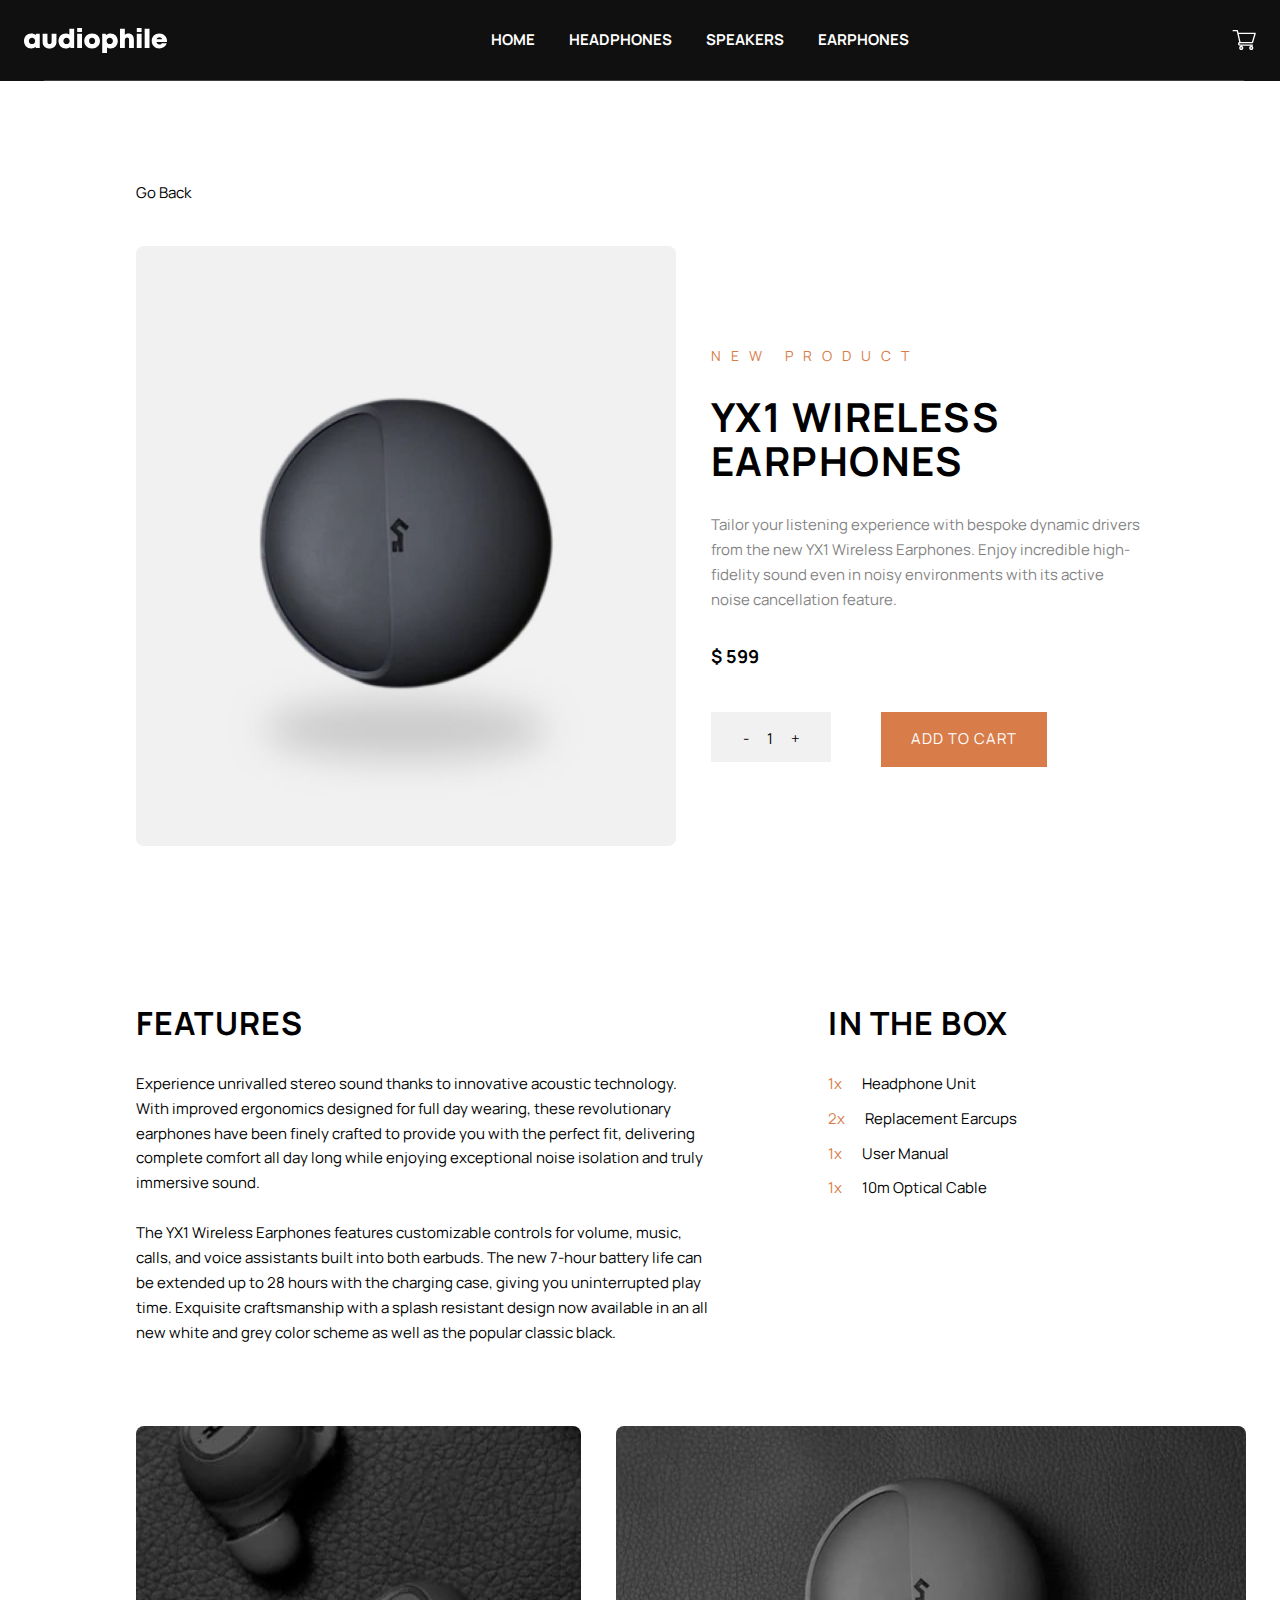
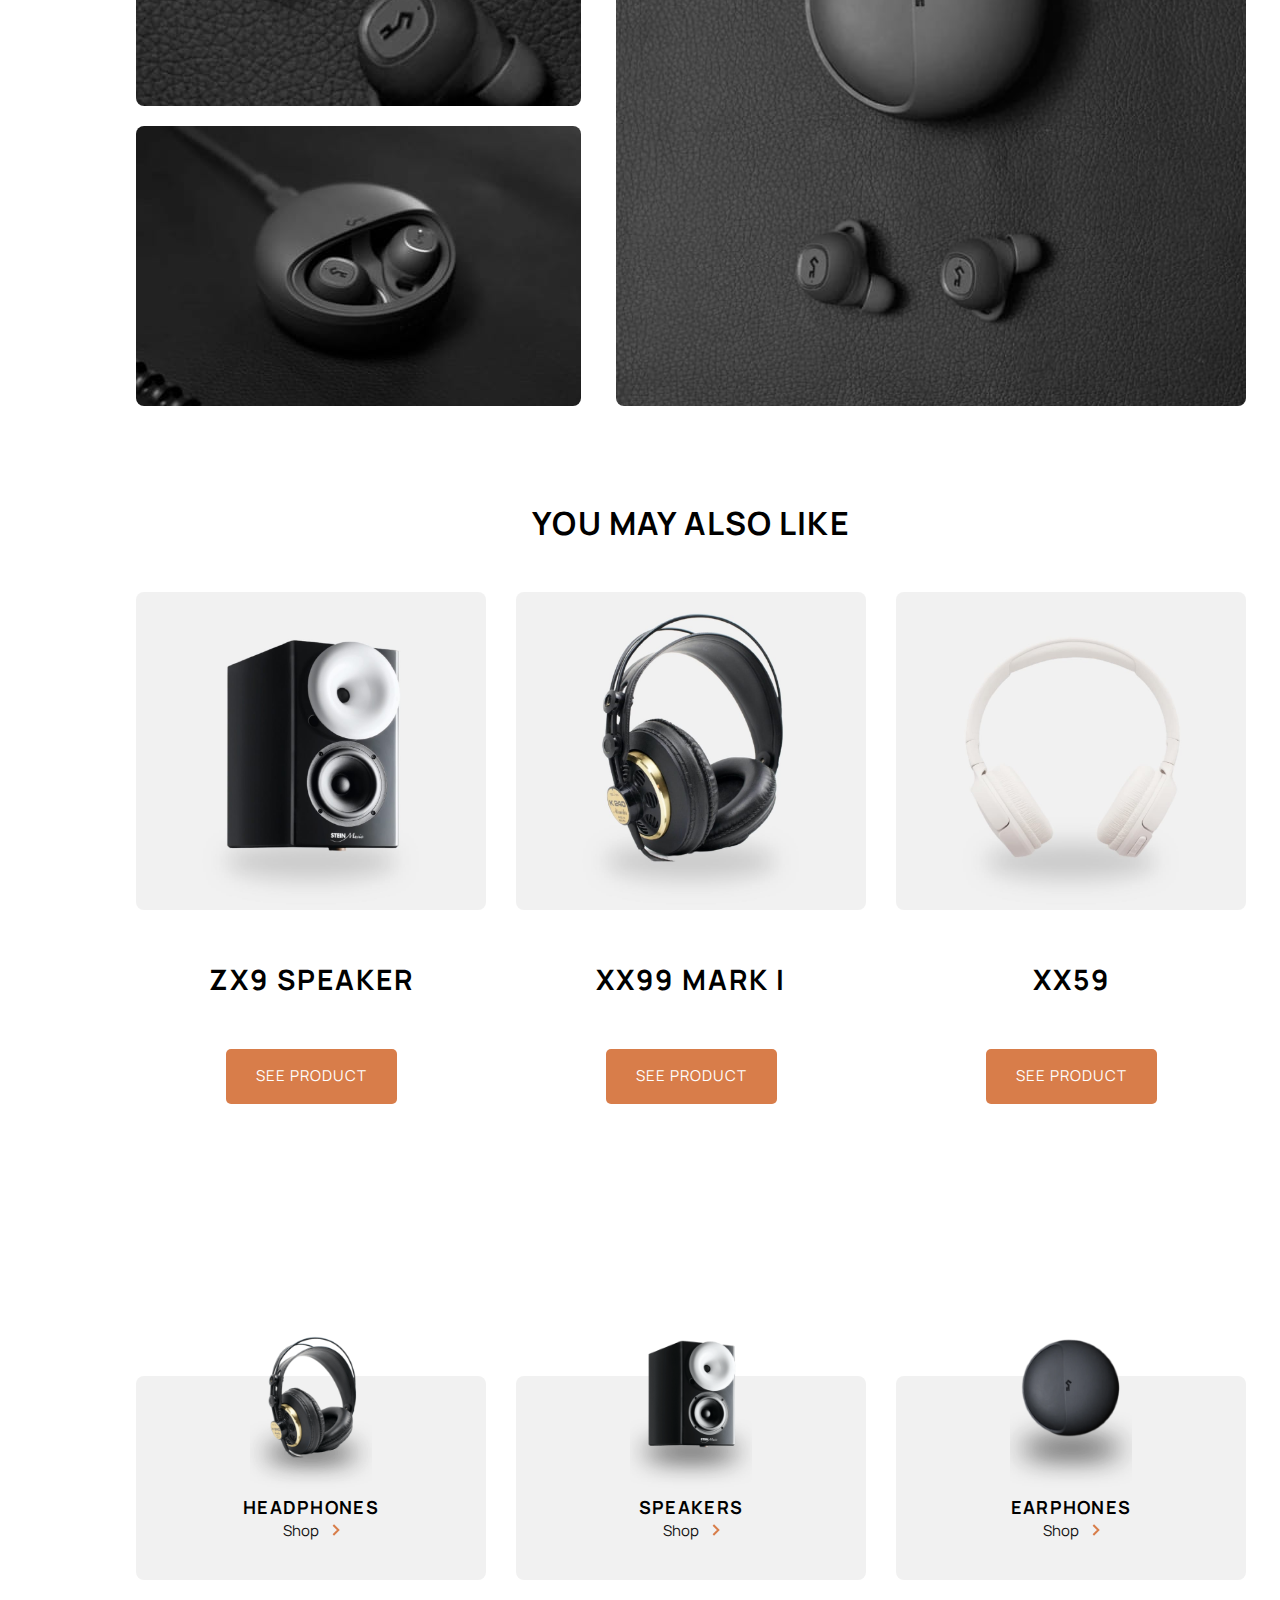
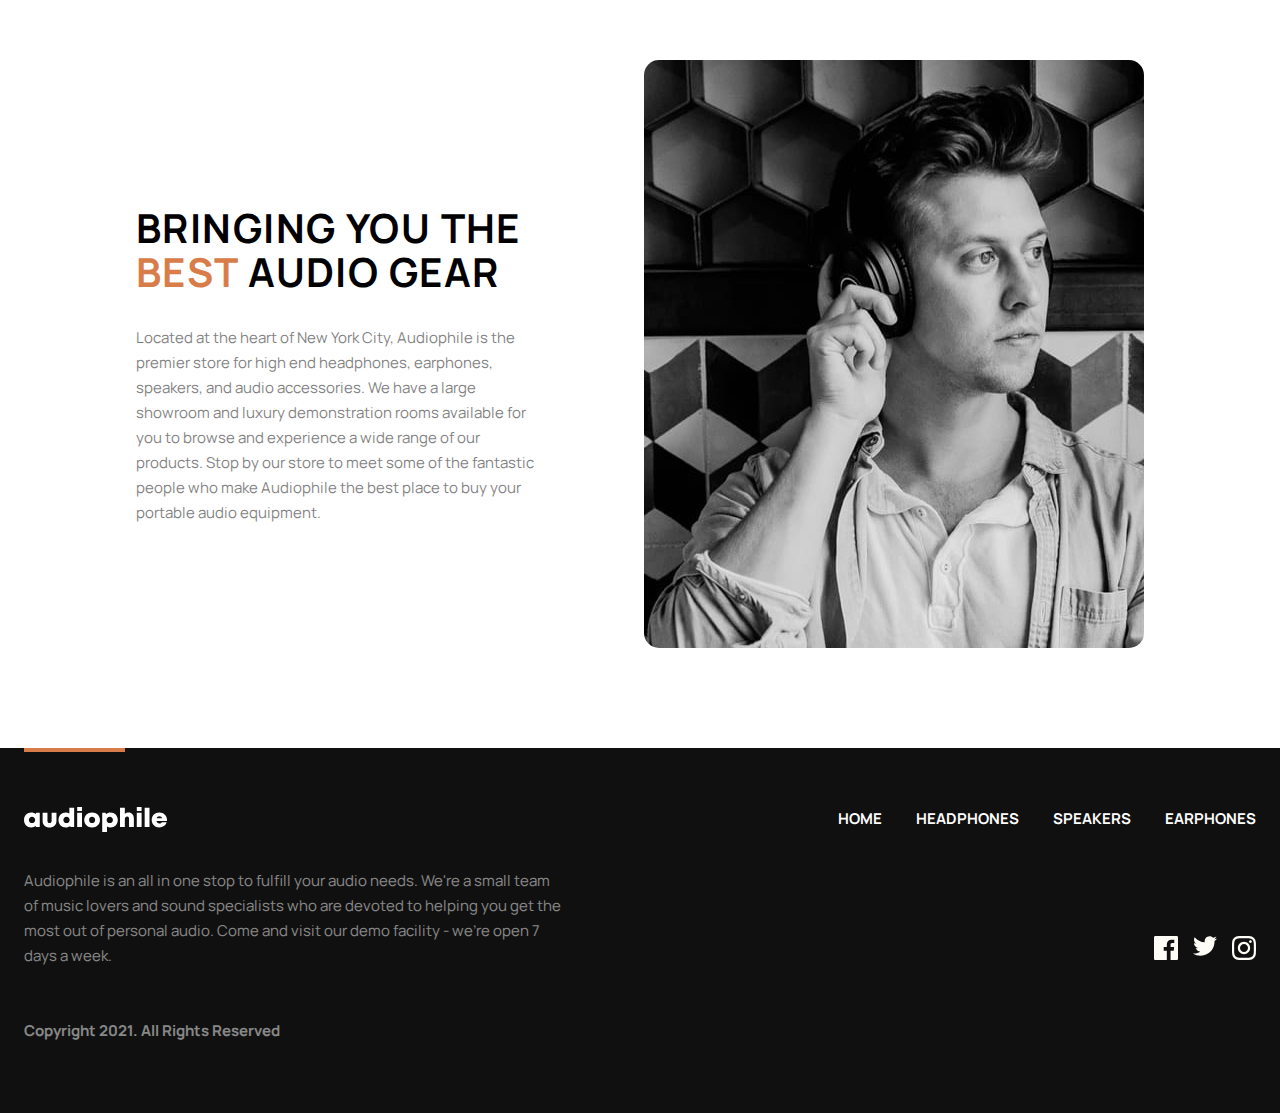
<file: pages/yx1-earphones.html>
<!DOCTYPE html>
<html lang="en">
  <head>
    <meta charset="UTF-8" />
    <meta name="viewport" content="width=device-width, initial-scale=1.0" />
    <title>YX1-Earphones</title>
    <link rel="stylesheet" href="/css/main.css" />
    <link rel="shortcut icon" href="/imegs/favicon-32x32.png" type="image/x-icon">
  </head>
  <body>
    <!-- Header start -->
    <header class="header container">
      <div class="header-list">
        <a class="header__logo" href="../index.html">
          <img src="../imegs/logo.svg" alt="logo-Audiophile" />
        </a>
        <nav class="header__nav">
          <ul class="header__list">
            <li class="header__item">
              <a class="header__link" href="../index.html">Home</a>
            </li>
            <li class="header__item">
              <a class="header__link" href="../pages/headphons.html"
                >HEADPHONES</a
              >
            </li>
            <li class="header__item">
              <a class="header__link" href="../pages/speakers.html">SPEAKERS</a>
            </li>
            <li class="header__item">
              <a class="header__link" href="../pages/earphones.html"
                >EARPHONES</a
              >
            </li>
          </ul>
        </nav>
        <a class="header__shop-link" href=""
          ><img src="../imegs/shop.svg" alt=""
        /></a>
      </div>
      <div class="header__line"></div>
    </header>
    <!-- header end -->
    <!-- main start -->
    <main class="main container">
      <main class="main container">
        <main class="main container">
          <span class="main-headphones__back"
            ><a class="main-headphones__link" href="/index.html"
              >Go Back</a
            ></span
          >
          <section class="main-headphones">
            <img
              class="main-headphones__img"
              src="/imegs/product-yx1-earphones/desktop/image-category-page-preview.jpg"
              alt=""
            />
            <div class="main-headphones-content">
              <p class="new-product">NEW PRODUCT</p>
              <h2 class="main-headphones__title">YX1 WIRELESS
                EARPHONES</h2>
              <p class="main-headphones__text">
                Tailor your listening experience with bespoke dynamic drivers from the new YX1 Wireless Earphones. Enjoy incredible high-fidelity sound even in noisy environments with its active noise cancellation feature.
              </p>
              <span class="main-headphones__price"> $ 599 </span>
              <div class="main-headphones__cart">
                <div class="main-headphones__shop">
                  <span class="main-headphones_minus">-</span> 1
                  <span class="main-headphones_minus">+</span>
                </div>
                <a href="" class="btn-orang btn-orang-radius">ADD TO CART</a>
              </div>
            </div>
          </section>
          <section class="main-features">
            <div class="main-features__content">
              <h3 class="main-features__title">FEATURES</h3>
              <p class="main-features-__text">
                Experience unrivalled stereo sound thanks to innovative acoustic technology. With improved ergonomics designed for full day wearing, these revolutionary earphones have been finely crafted to provide you with the perfect fit, delivering complete comfort all day long while enjoying exceptional noise isolation and truly immersive sound.
                <br><br>

                The YX1 Wireless Earphones features customizable controls for volume, music, calls, and voice assistants built into both earbuds. The new 7-hour battery life can be extended up to 28 hours with the charging case, giving you uninterrupted play time. Exquisite craftsmanship with a splash resistant design now available in an all new white and grey color scheme as well as the popular classic black.
              </p>
            </div>
            <div class="main-features__box">
              <h3 class="main-features__box-title">in the box</h3>

              <ul class="main-features__list">
                <li class="main-features__item">
                  <span class="main-features__span">1x</span>Headphone Unit
                </li>
                <li class="main-features__item">
                  <span class="main-features__span">2x</span>Replacement Earcups
                </li>
                <li class="main-features__item">
                  <span class="main-features__span">1x</span>User Manual
                </li>
                <li class="main-features__item">
                  <span class="main-features__span">1x</span>10m Optical Cable
                </li>
              </ul>
            </div>
          </section>
          <section class="main-galery">
            <div class="main-galery__hero">
              <img
                src="/imegs/product-yx1-earphones/desktop/image-gallery-1.jpg"
                alt=""
              />
              <img
                src="/imegs/product-yx1-earphones/desktop/image-gallery-2.jpg"
                alt=""
              />
            </div>
            <div class="main-galery__img">
              <img
                src="/imegs/product-yx1-earphones/desktop/image-gallery-3.jpg"
                alt=""
              />
            </div>
          </section>
          <section class="main-like">
            <h3 class="main-like__title">you may also like</h3>
            <ul class="main-like__list">
              <li class="main-like__item">
                <img
                  src="/imegs/product-zx9-speaker/desktop/image-category-page-preview.jpg"
                  alt=""
                  class="main-like__img"
                />
                <h4 class="main-like__subtitle">ZX9 SPEAKER</h4>
                <a
                  href="/pages/zx9-speakers.html"
                  class="main-like__link btn-orang"
                  >See Product</a
                >
              </li>
              <li class="main-like__item">
                <img
                  src="/imegs/product-xx99-mark-one-headphones/desktop/image-category-page-preview.jpg"
                  alt=""
                  class="main-like__img"
                />
                <h4 class="main-like__subtitle">XX99 MARK I</h4>
                <a
                  href="/pages/product-headphones2.html"
                  class="main-like__link btn-orang"
                  >See Product</a
                >
              </li>
              <li class="main-like__item">
                <img
                  src="/imegs/product-xx59-headphones/desktop/image-category-page-preview.jpg"
                  alt=""
                  class="main-like__img"
                />
                <h4 class="main-like__subtitle">XX59</h4>
                <a
                  href="/pages/product-headphones3.html"
                  class="main-like__link btn-orang"
                  >See Product</a
                >
              </li>
            </ul>
          </section>
          <section class="home-nav">
            <nav class="home-nav__headphones">
              <img
                class="home-nav__headphones-img"
                src="/imegs/shared/desktop/image-category-thumbnail-headphones.png"
                alt=""
              />
              <h6>HEADPHONES</h6>
              <a class="home-nav__link" href="/pages/headphons.html"
                >Shop
                <img
                  class="home-nav__link-img"
                  src="/imegs/shared/desktop/icon-arrow-right.svg"
                  alt=""
                />
              </a>
            </nav>
            <nav class="home-nav__headphones">
              <img
                class="home-nav__headphones-img"
                src="/imegs/shared/desktop/image-category-thumbnail-speakers.png"
                alt=""
              />
              <h6>SPEAKERS</h6>
              <a class="home-nav__link" href="/pages/speakers.html"
                >Shop
                <img
                  class="home-nav__link-img"
                  src="/imegs/shared/desktop/icon-arrow-right.svg"
                  alt=""
                />
              </a>
            </nav>

            <nav class="home-nav__headphones">
              <img
                class="home-nav__headphones-img"
                src="/imegs/shared/desktop/image-category-thumbnail-earphones.png"
                alt=""
              />
              <h6>EARPHONES</h6>
              <a class="home-nav__link" href="/pages/earphones.html"
                >Shop
                <img
                  class="home-nav__link-img"
                  src="/imegs/shared/desktop/icon-arrow-right.svg"
                  alt=""
                />
              </a>
            </nav>
          </section>
          <section class="home-avatar">
            <div class="home-avatar__content">
              <h2 class="home-avatar__title">
                Bringing you the
                <span class="home-avatar__span">best</span> audio gear
              </h2>
              <p class="home-avatar__subtitle">
                Located at the heart of New York City, Audiophile is the premier
                store for high end headphones, earphones, speakers, and audio
                accessories. We have a large showroom and luxury demonstration
                rooms available for you to browse and experience a wide range of
                our products. Stop by our store to meet some of the fantastic
                people who make Audiophile the best place to buy your portable
                audio equipment.
              </p>
            </div>
            <img
              class="home-avatar__img"
              src="/imegs/shared/desktop/image-best-gear.jpg"
              alt=""
            />
          </section>
        </main>
      </main>
    </main>
    <!-- main end -->
    <!-- footer start -->
    <footer class="footer container">
      <div class="footer__line"></div>
      <div class="footer-list">
        <a class="footer__logo" href="../index.html">
          <img src="../imegs/logo.svg" alt="logo-Audiophile" />
        </a>
        <nav class="footer__nav">
          <ul class="footer__list">
            <li class="footer__item">
              <a class="footer__link" href="../index.html">Home</a>
            </li>
            <li class="footer__item">
              <a class="footer__link" href="../pages/headphons.html"
                >HEADPHONES</a
              >
            </li>
            <li class="footer__item">
              <a class="footer__link" href="../pages/speakers.html">SPEAKERS</a>
            </li>
            <li class="footer__item">
              <a class="footer__link" href="../pages/earphones.html"
                >EARPHONES</a
              >
            </li>
          </ul>
        </nav>
      </div>
      <div class="footer__fulfill">
        <p class="footer__text">
          Audiophile is an all in one stop to fulfill your audio needs. We're a
          small team of music lovers and sound specialists who are devoted to
          helping you get the most out of personal audio. Come and visit our
          demo facility - we’re open 7 days a week.
        </p>
        <nav class="icon-soci">
          <a href="" class="icon-soci__link"
            ><svg
              xmlns="http://www.w3.org/2000/svg"
              width="24"
              height="24"
              viewBox="0 0 24 24"
              fill="none"
            >
              <path
                d="M22.675 0H1.325C0.593 0 0 0.593 0 1.325V22.676C0 23.407 0.593 24 1.325 24H12.82V14.706H9.692V11.084H12.82V8.413C12.82 5.313 14.713 3.625 17.479 3.625C18.804 3.625 19.942 3.724 20.274 3.768V7.008L18.356 7.009C16.852 7.009 16.561 7.724 16.561 8.772V11.085H20.148L19.681 14.707H16.561V24H22.677C23.407 24 24 23.407 24 22.675V1.325C24 0.593 23.407 0 22.675 0Z"
                fill="#FEFCF7"
              /></svg
          ></a>
          <a href="" class="icon-soci__link"
            ><svg
              xmlns="http://www.w3.org/2000/svg"
              width="24"
              height="20"
              viewBox="0 0 24 20"
              fill="none"
            >
              <path
                d="M24 2.55705C23.117 2.94905 22.168 3.21305 21.172 3.33205C22.189 2.72305 22.97 1.75805 23.337 0.608047C22.386 1.17205 21.332 1.58205 20.21 1.80305C19.313 0.846047 18.032 0.248047 16.616 0.248047C13.437 0.248047 11.101 3.21405 11.819 6.29305C7.728 6.08805 4.1 4.12805 1.671 1.14905C0.381 3.36205 1.002 6.25705 3.194 7.72305C2.388 7.69705 1.628 7.47605 0.965 7.10705C0.911 9.38805 2.546 11.522 4.914 11.997C4.221 12.185 3.462 12.229 2.69 12.081C3.316 14.037 5.134 15.46 7.29 15.5C5.22 17.123 2.612 17.848 0 17.54C2.179 18.937 4.768 19.752 7.548 19.752C16.69 19.752 21.855 12.031 21.543 5.10605C22.505 4.41105 23.34 3.54405 24 2.55705Z"
                fill="#FEFCF7"
              /></svg
          ></a>
          <a href="" class="icon-soci__link"
            ><svg
              xmlns="http://www.w3.org/2000/svg"
              width="24"
              height="24"
              viewBox="0 0 24 24"
              fill="none"
            >
              <path
                fill-rule="evenodd"
                clip-rule="evenodd"
                d="M12 0C8.741 0 8.333 0.014 7.053 0.072C2.695 0.272 0.273 2.69 0.073 7.052C0.014 8.333 0 8.741 0 12C0 15.259 0.014 15.668 0.072 16.948C0.272 21.306 2.69 23.728 7.052 23.928C8.333 23.986 8.741 24 12 24C15.259 24 15.668 23.986 16.948 23.928C21.302 23.728 23.73 21.31 23.927 16.948C23.986 15.668 24 15.259 24 12C24 8.741 23.986 8.333 23.928 7.053C23.732 2.699 21.311 0.273 16.949 0.073C15.668 0.014 15.259 0 12 0ZM12 2.163C15.204 2.163 15.584 2.175 16.85 2.233C20.102 2.381 21.621 3.924 21.769 7.152C21.827 8.417 21.838 8.797 21.838 12.001C21.838 15.206 21.826 15.585 21.769 16.85C21.62 20.075 20.105 21.621 16.85 21.769C15.584 21.827 15.206 21.839 12 21.839C8.796 21.839 8.416 21.827 7.151 21.769C3.891 21.62 2.38 20.07 2.232 16.849C2.174 15.584 2.162 15.205 2.162 12C2.162 8.796 2.175 8.417 2.232 7.151C2.381 3.924 3.896 2.38 7.151 2.232C8.417 2.175 8.796 2.163 12 2.163ZM5.838 12C5.838 8.597 8.597 5.838 12 5.838C15.403 5.838 18.162 8.597 18.162 12C18.162 15.404 15.403 18.163 12 18.163C8.597 18.163 5.838 15.403 5.838 12ZM12 16C9.791 16 8 14.21 8 12C8 9.791 9.791 8 12 8C14.209 8 16 9.791 16 12C16 14.21 14.209 16 12 16ZM16.965 5.595C16.965 4.8 17.61 4.155 18.406 4.155C19.201 4.155 19.845 4.8 19.845 5.595C19.845 6.39 19.201 7.035 18.406 7.035C17.61 7.035 16.965 6.39 16.965 5.595Z"
                fill="#FEFCF7"
              /></svg
          ></a>
        </nav>
      </div>
      <div class="footer__reserved">
        <p class="footer__data">Copyright 2021. All Rights Reserved</p>
      </div>
    </footer>
    <!-- footer end -->
  </body>
</html>
</file>
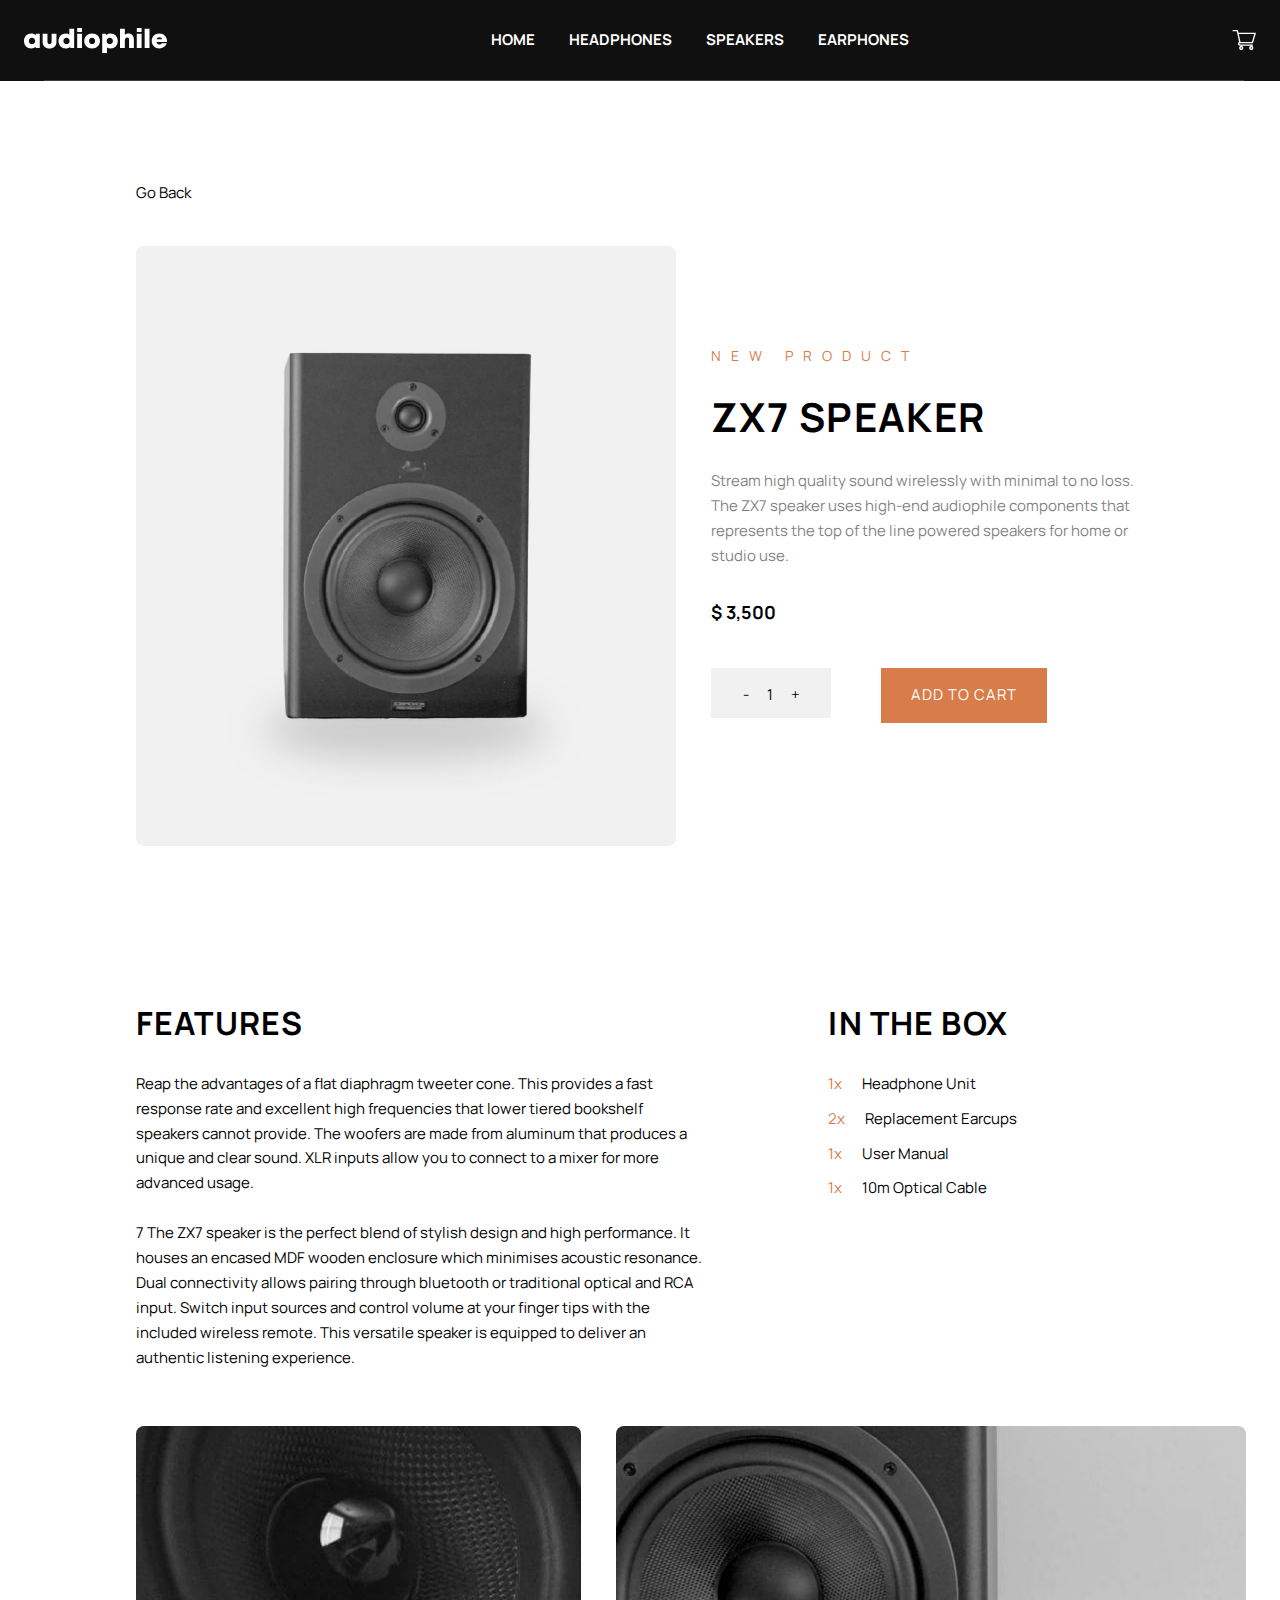
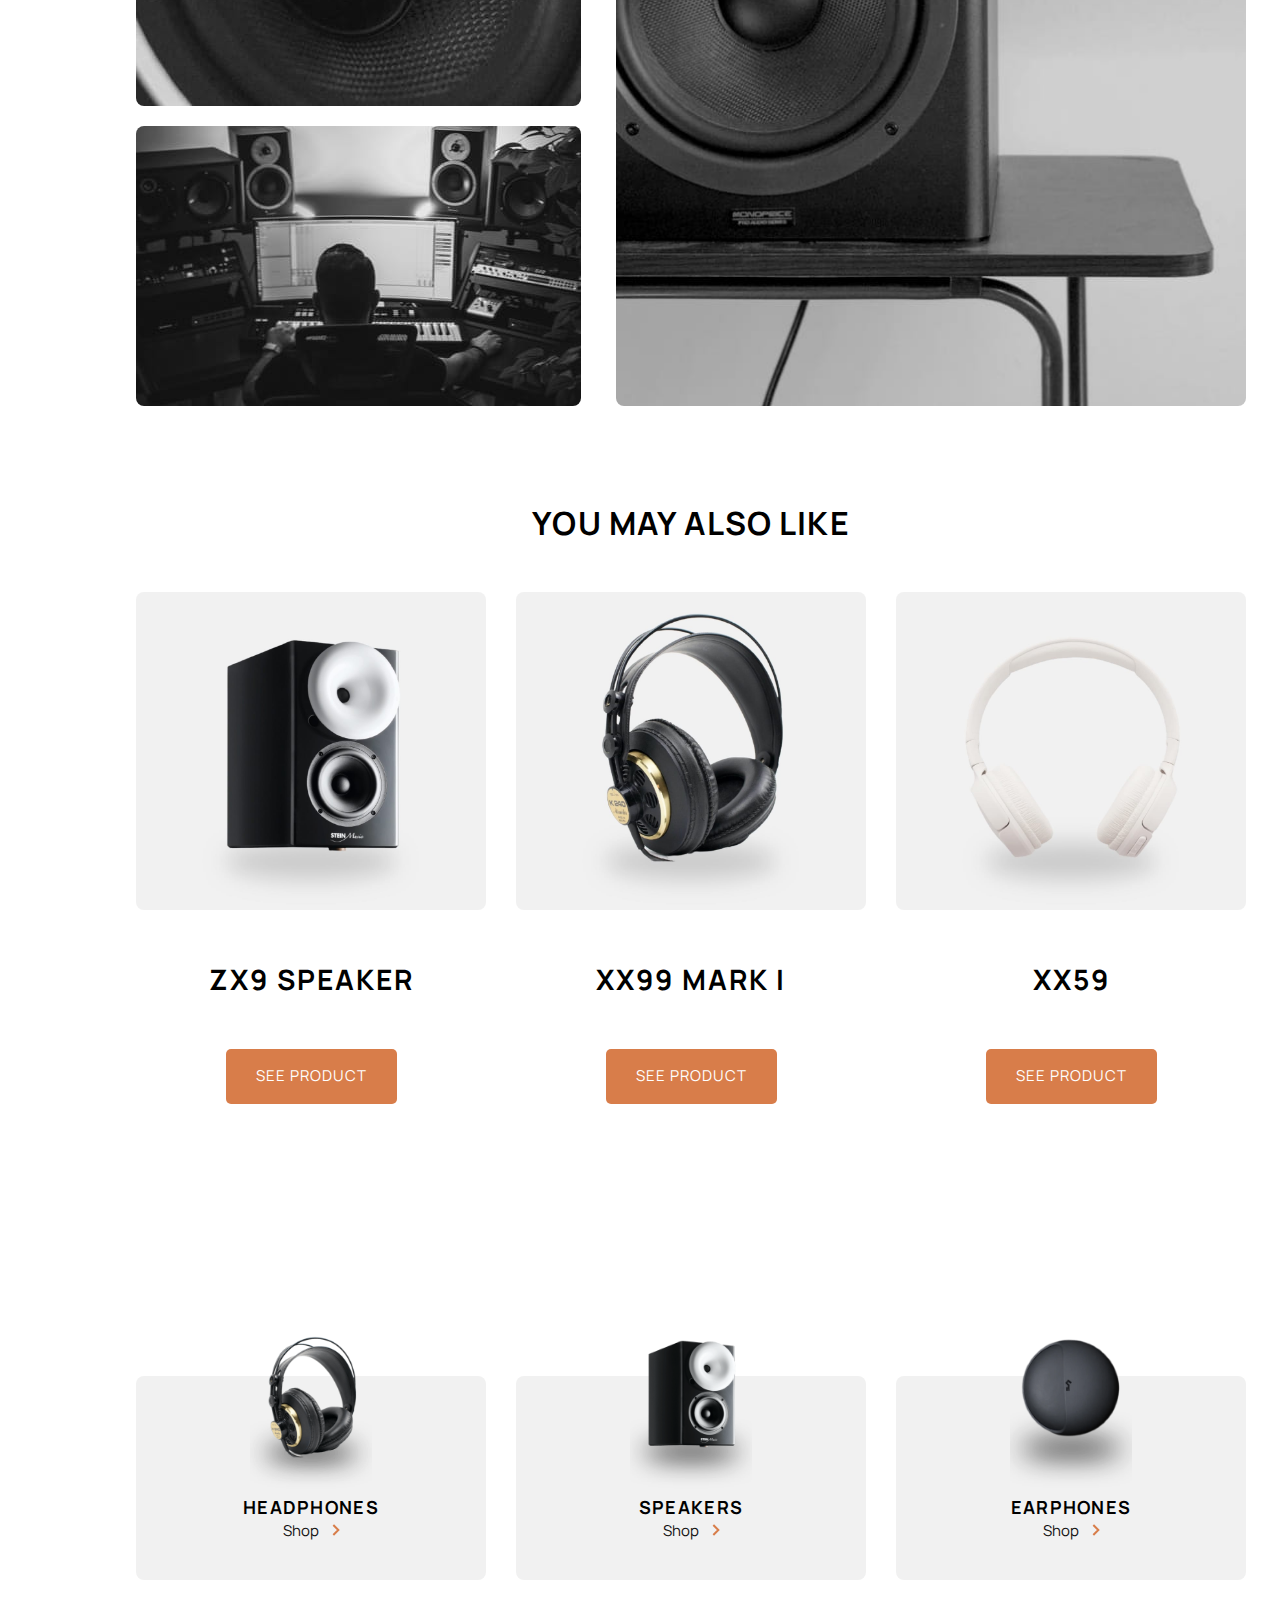
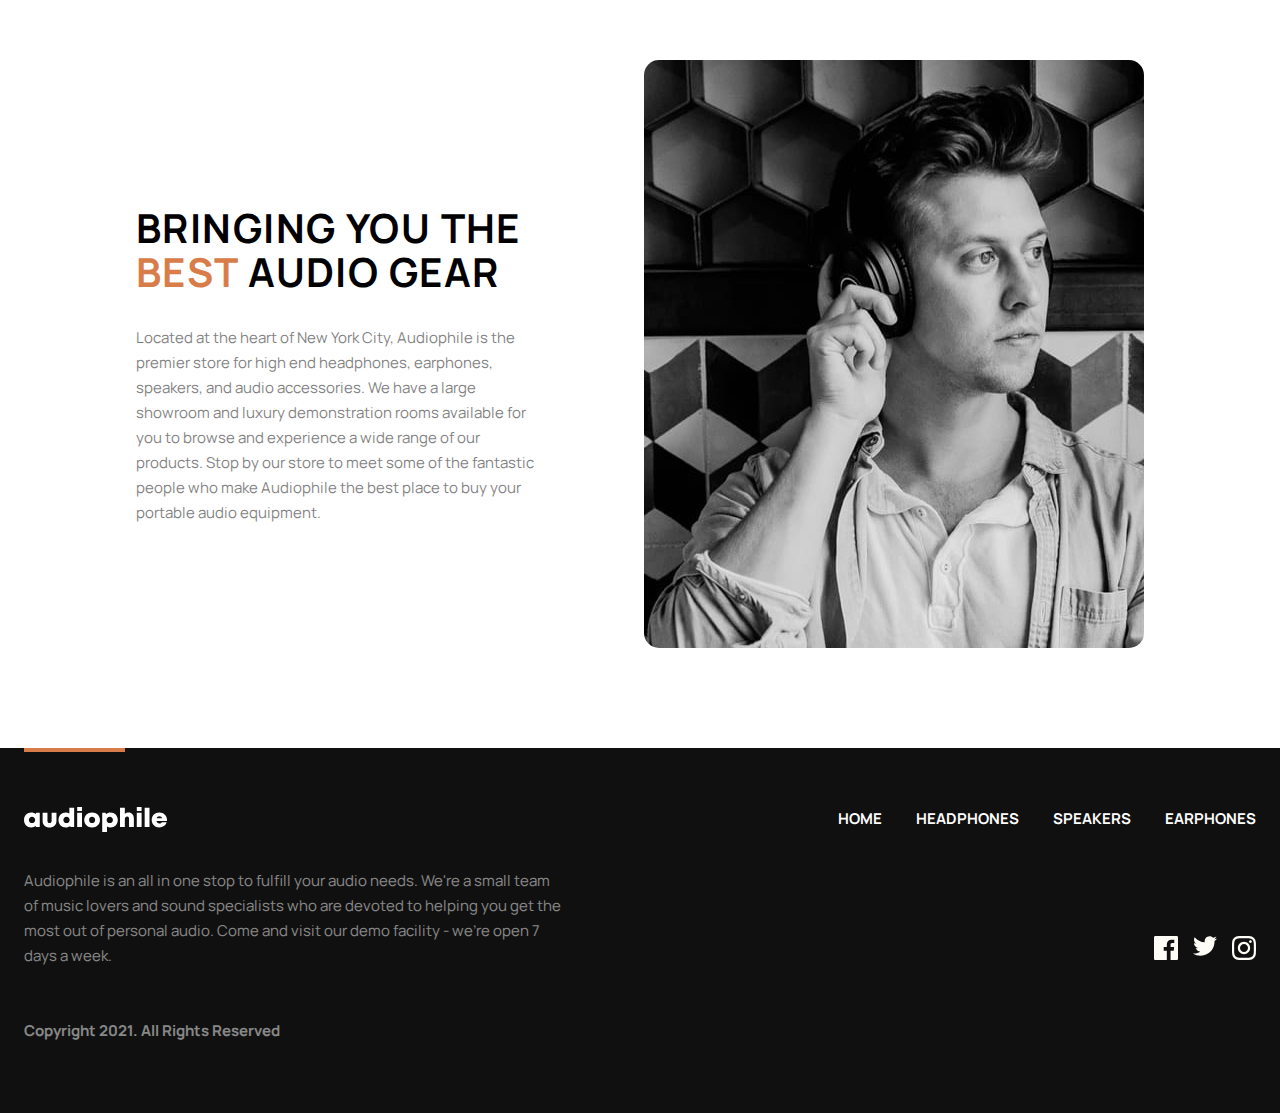
<file: pages/zx7-speakers.html>
<!DOCTYPE html>
<html lang="en">
  <head>
    <meta charset="UTF-8" />
    <meta name="viewport" content="width=device-width, initial-scale=1.0" />
    <title>ZX7-Speakers</title>
    <link rel="stylesheet" href="/css/main.css" />
    <link rel="shortcut icon" href="/imegs/favicon-32x32.png" type="image/x-icon">
  </head>
  <body>
    <!-- Header start -->
    <header class="header container">
      <div class="header-list">
        <a class="header__logo" href="../index.html">
          <img src="../imegs/logo.svg" alt="logo-Audiophile" />
        </a>
        <nav class="header__nav">
          <ul class="header__list">
            <li class="header__item">
              <a class="header__link" href="../index.html">Home</a>
            </li>
            <li class="header__item">
              <a class="header__link" href="../pages/headphons.html"
                >HEADPHONES</a
              >
            </li>
            <li class="header__item">
              <a class="header__link" href="../pages/speakers.html">SPEAKERS</a>
            </li>
            <li class="header__item">
              <a class="header__link" href="../pages/earphones.html"
                >EARPHONES</a
              >
            </li>
          </ul>
        </nav>
        <a class="header__shop-link" href=""
          ><img src="../imegs/shop.svg" alt=""
        /></a>
      </div>
      <div class="header__line"></div>
    </header>
    <!-- header end -->
    <!-- main start -->
    <main class="main container">
      <main class="main container">
        <main class="main container">
          <span class="main-headphones__back"
            ><a class="main-headphones__link" href="/index.html"
              >Go Back</a
            ></span
          >
          <section class="main-headphones">
            <img
              class="main-headphones__img"
              src="/imegs//product-zx7-speaker/desktop/image-category-page-preview.jpg"
              alt=""
            />
            <div class="main-headphones-content">
              <p class="new-product">NEW PRODUCT</p>
              <h2 class="main-headphones__title">ZX7
                SPEAKER</h2>
              <p class="main-headphones__text">
                Stream high quality sound wirelessly with minimal to no loss. The ZX7 speaker uses high-end audiophile components that represents the top of the line powered speakers for home or studio use.
              </p>
              <span class="main-headphones__price"> $ 3,500 </span>
              <div class="main-headphones__cart">
                <div class="main-headphones__shop">
                  <span class="main-headphones_minus">-</span> 1
                  <span class="main-headphones_minus">+</span>
                </div>
                <a href="" class="btn-orang btn-orang-radius">ADD TO CART</a>
              </div>
            </div>
          </section>
          <section class="main-features">
            <div class="main-features__content">
              <h3 class="main-features__title">FEATURES</h3>
              <p class="main-features-__text">
                Reap the advantages of a flat diaphragm tweeter cone. This provides a fast response rate and excellent high frequencies that lower tiered bookshelf speakers cannot provide. The woofers are made from aluminum that produces a unique and clear sound. XLR inputs allow you to connect to a mixer for more advanced usage.
<br><br>7                The ZX7 speaker is the perfect blend of stylish design and high performance. It houses an encased MDF wooden enclosure which minimises acoustic resonance. Dual connectivity allows pairing through bluetooth or traditional optical and RCA input. Switch input sources and control volume at your finger tips with the included wireless remote. This versatile speaker is equipped to deliver an authentic listening experience.
              </p>
            </div>
            <div class="main-features__box">
              <h3 class="main-features__box-title">in the box</h3>

              <ul class="main-features__list">
                <li class="main-features__item">
                  <span class="main-features__span">1x</span>Headphone Unit
                </li>
                <li class="main-features__item">
                  <span class="main-features__span">2x</span>Replacement Earcups
                </li>
                <li class="main-features__item">
                  <span class="main-features__span">1x</span>User Manual
                </li>
                <li class="main-features__item">
                  <span class="main-features__span">1x</span>10m Optical Cable
                </li>
              </ul>
            </div>
          </section>
          <section class="main-galery">
            <div class="main-galery__hero">
              <img
                src="/imegs/product-zx7-speaker/desktop/image-gallery-1.jpg"
                alt=""
              />
              <img
                src="/imegs/product-zx7-speaker/desktop/image-gallery-2.jpg"
                alt=""
              />
            </div>
            <div class="main-galery__img">
              <img
                src="/imegs/product-zx7-speaker/desktop/image-gallery-3.jpg"
                alt=""
              />
            </div>
          </section>
          <section class="main-like">
            <h3 class="main-like__title">you may also like</h3>
            <ul class="main-like__list">
              <li class="main-like__item">
                <img
                  src="/imegs/product-zx9-speaker/desktop/image-category-page-preview.jpg"
                  alt=""
                  class="main-like__img"
                />
                <h4 class="main-like__subtitle">ZX9 SPEAKER</h4>
                <a href="/pages/zx9-speakers.html" class="main-like__link btn-orang">See Product</a>
              </li>
              <li class="main-like__item">
                <img
                  src="/imegs/product-xx99-mark-one-headphones/desktop/image-category-page-preview.jpg"
                  alt=""
                  class="main-like__img"
                />
                <h4 class="main-like__subtitle">XX99 MARK I</h4>
                <a href="/pages/product-headphones2.html" class="main-like__link btn-orang">See Product</a>
              </li>
              <li class="main-like__item">
                <img
                  src="/imegs/product-xx59-headphones/desktop/image-category-page-preview.jpg"
                  alt=""
                  class="main-like__img"
                />
                <h4 class="main-like__subtitle">xx59</h4>
                <a href="/pages/product-headphones3.html" class="main-like__link btn-orang">See Product</a>
              </li>
            </ul>
          </section>
          <section class="home-nav">
            <nav class="home-nav__headphones">
              <img
                class="home-nav__headphones-img"
                src="/imegs/shared/desktop/image-category-thumbnail-headphones.png"
                alt=""
              />
              <h6>HEADPHONES</h6>
              <a class="home-nav__link" href="/pages/headphons.html"
                >Shop
                <img
                  class="home-nav__link-img"
                  src="/imegs/shared/desktop/icon-arrow-right.svg"
                  alt=""
                />
              </a>
            </nav>
            <nav class="home-nav__headphones">
              <img
                class="home-nav__headphones-img"
                src="/imegs/shared/desktop/image-category-thumbnail-speakers.png"
                alt=""
              />
              <h6>SPEAKERS</h6>
              <a class="home-nav__link" href="/pages/speakers.html"
                >Shop
                <img
                  class="home-nav__link-img"
                  src="/imegs/shared/desktop/icon-arrow-right.svg"
                  alt=""
                />
              </a>
            </nav>

            <nav class="home-nav__headphones">
              <img
                class="home-nav__headphones-img"
                src="/imegs/shared/desktop/image-category-thumbnail-earphones.png"
                alt=""
              />
              <h6>EARPHONES</h6>
              <a class="home-nav__link" href="/pages/earphones.html"
                >Shop
                <img
                  class="home-nav__link-img"
                  src="/imegs/shared/desktop/icon-arrow-right.svg"
                  alt=""
                />
              </a>
            </nav>
          </section>
          <section class="home-avatar">
            <div class="home-avatar__content">
              <h2 class="home-avatar__title">
                Bringing you the
                <span class="home-avatar__span">best</span> audio gear
              </h2>
              <p class="home-avatar__subtitle">
                Located at the heart of New York City, Audiophile is the premier
                store for high end headphones, earphones, speakers, and audio
                accessories. We have a large showroom and luxury demonstration
                rooms available for you to browse and experience a wide range of
                our products. Stop by our store to meet some of the fantastic
                people who make Audiophile the best place to buy your portable
                audio equipment.
              </p>
            </div>
            <img
              class="home-avatar__img"
              src="/imegs/shared/desktop/image-best-gear.jpg"
              alt=""
            />
          </section>
        </main>
      </main>
    </main>
    <!-- main end -->
    <!-- footer start -->
    <footer class="footer container">
      <div class="footer__line"></div>
      <div class="footer-list">
        <a class="footer__logo" href="../index.html">
          <img src="../imegs/logo.svg" alt="logo-Audiophile" />
        </a>
        <nav class="footer__nav">
          <ul class="footer__list">
            <li class="footer__item">
              <a class="footer__link" href="../index.html">Home</a>
            </li>
            <li class="footer__item">
              <a class="footer__link" href="../pages/headphons.html"
                >HEADPHONES</a
              >
            </li>
            <li class="footer__item">
              <a class="footer__link" href="../pages/speakers.html">SPEAKERS</a>
            </li>
            <li class="footer__item">
              <a class="footer__link" href="../pages/earphones.html"
                >EARPHONES</a
              >
            </li>
          </ul>
        </nav>
      </div>
      <div class="footer__fulfill">
        <p class="footer__text">
          Audiophile is an all in one stop to fulfill your audio needs. We're a
          small team of music lovers and sound specialists who are devoted to
          helping you get the most out of personal audio. Come and visit our
          demo facility - we’re open 7 days a week.
        </p>
        <nav class="icon-soci">
          <a href="" class="icon-soci__link"
            ><svg
              xmlns="http://www.w3.org/2000/svg"
              width="24"
              height="24"
              viewBox="0 0 24 24"
              fill="none"
            >
              <path
                d="M22.675 0H1.325C0.593 0 0 0.593 0 1.325V22.676C0 23.407 0.593 24 1.325 24H12.82V14.706H9.692V11.084H12.82V8.413C12.82 5.313 14.713 3.625 17.479 3.625C18.804 3.625 19.942 3.724 20.274 3.768V7.008L18.356 7.009C16.852 7.009 16.561 7.724 16.561 8.772V11.085H20.148L19.681 14.707H16.561V24H22.677C23.407 24 24 23.407 24 22.675V1.325C24 0.593 23.407 0 22.675 0Z"
                fill="#FEFCF7"
              /></svg
          ></a>
          <a href="" class="icon-soci__link"
            ><svg
              xmlns="http://www.w3.org/2000/svg"
              width="24"
              height="20"
              viewBox="0 0 24 20"
              fill="none"
            >
              <path
                d="M24 2.55705C23.117 2.94905 22.168 3.21305 21.172 3.33205C22.189 2.72305 22.97 1.75805 23.337 0.608047C22.386 1.17205 21.332 1.58205 20.21 1.80305C19.313 0.846047 18.032 0.248047 16.616 0.248047C13.437 0.248047 11.101 3.21405 11.819 6.29305C7.728 6.08805 4.1 4.12805 1.671 1.14905C0.381 3.36205 1.002 6.25705 3.194 7.72305C2.388 7.69705 1.628 7.47605 0.965 7.10705C0.911 9.38805 2.546 11.522 4.914 11.997C4.221 12.185 3.462 12.229 2.69 12.081C3.316 14.037 5.134 15.46 7.29 15.5C5.22 17.123 2.612 17.848 0 17.54C2.179 18.937 4.768 19.752 7.548 19.752C16.69 19.752 21.855 12.031 21.543 5.10605C22.505 4.41105 23.34 3.54405 24 2.55705Z"
                fill="#FEFCF7"
              /></svg
          ></a>
          <a href="" class="icon-soci__link"
            ><svg
              xmlns="http://www.w3.org/2000/svg"
              width="24"
              height="24"
              viewBox="0 0 24 24"
              fill="none"
            >
              <path
                fill-rule="evenodd"
                clip-rule="evenodd"
                d="M12 0C8.741 0 8.333 0.014 7.053 0.072C2.695 0.272 0.273 2.69 0.073 7.052C0.014 8.333 0 8.741 0 12C0 15.259 0.014 15.668 0.072 16.948C0.272 21.306 2.69 23.728 7.052 23.928C8.333 23.986 8.741 24 12 24C15.259 24 15.668 23.986 16.948 23.928C21.302 23.728 23.73 21.31 23.927 16.948C23.986 15.668 24 15.259 24 12C24 8.741 23.986 8.333 23.928 7.053C23.732 2.699 21.311 0.273 16.949 0.073C15.668 0.014 15.259 0 12 0ZM12 2.163C15.204 2.163 15.584 2.175 16.85 2.233C20.102 2.381 21.621 3.924 21.769 7.152C21.827 8.417 21.838 8.797 21.838 12.001C21.838 15.206 21.826 15.585 21.769 16.85C21.62 20.075 20.105 21.621 16.85 21.769C15.584 21.827 15.206 21.839 12 21.839C8.796 21.839 8.416 21.827 7.151 21.769C3.891 21.62 2.38 20.07 2.232 16.849C2.174 15.584 2.162 15.205 2.162 12C2.162 8.796 2.175 8.417 2.232 7.151C2.381 3.924 3.896 2.38 7.151 2.232C8.417 2.175 8.796 2.163 12 2.163ZM5.838 12C5.838 8.597 8.597 5.838 12 5.838C15.403 5.838 18.162 8.597 18.162 12C18.162 15.404 15.403 18.163 12 18.163C8.597 18.163 5.838 15.403 5.838 12ZM12 16C9.791 16 8 14.21 8 12C8 9.791 9.791 8 12 8C14.209 8 16 9.791 16 12C16 14.21 14.209 16 12 16ZM16.965 5.595C16.965 4.8 17.61 4.155 18.406 4.155C19.201 4.155 19.845 4.8 19.845 5.595C19.845 6.39 19.201 7.035 18.406 7.035C17.61 7.035 16.965 6.39 16.965 5.595Z"
                fill="#FEFCF7"
              /></svg
          ></a>
        </nav>
      </div>
      <div class="footer__reserved">
        <p class="footer__data">Copyright 2021. All Rights Reserved</p>
      </div>
    </footer>
    <!-- footer end -->
  </body>
</html>
</file>
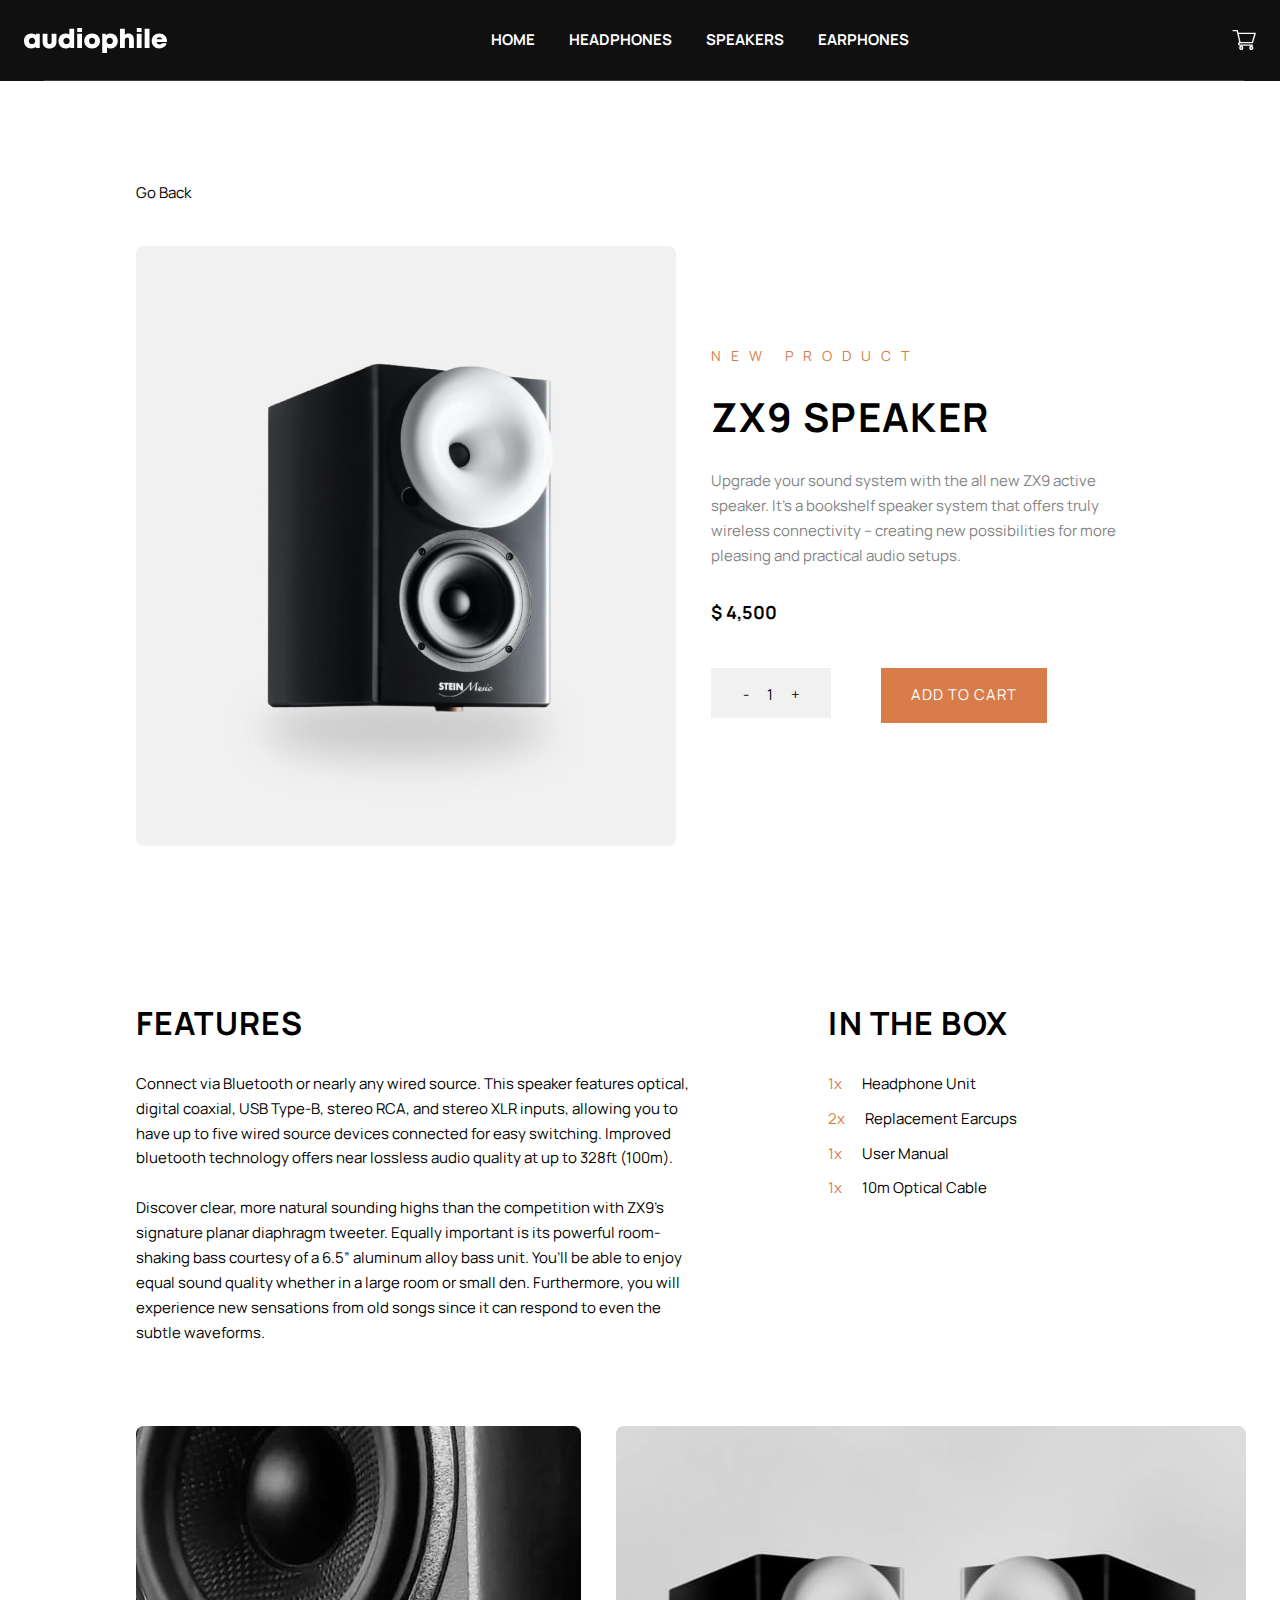
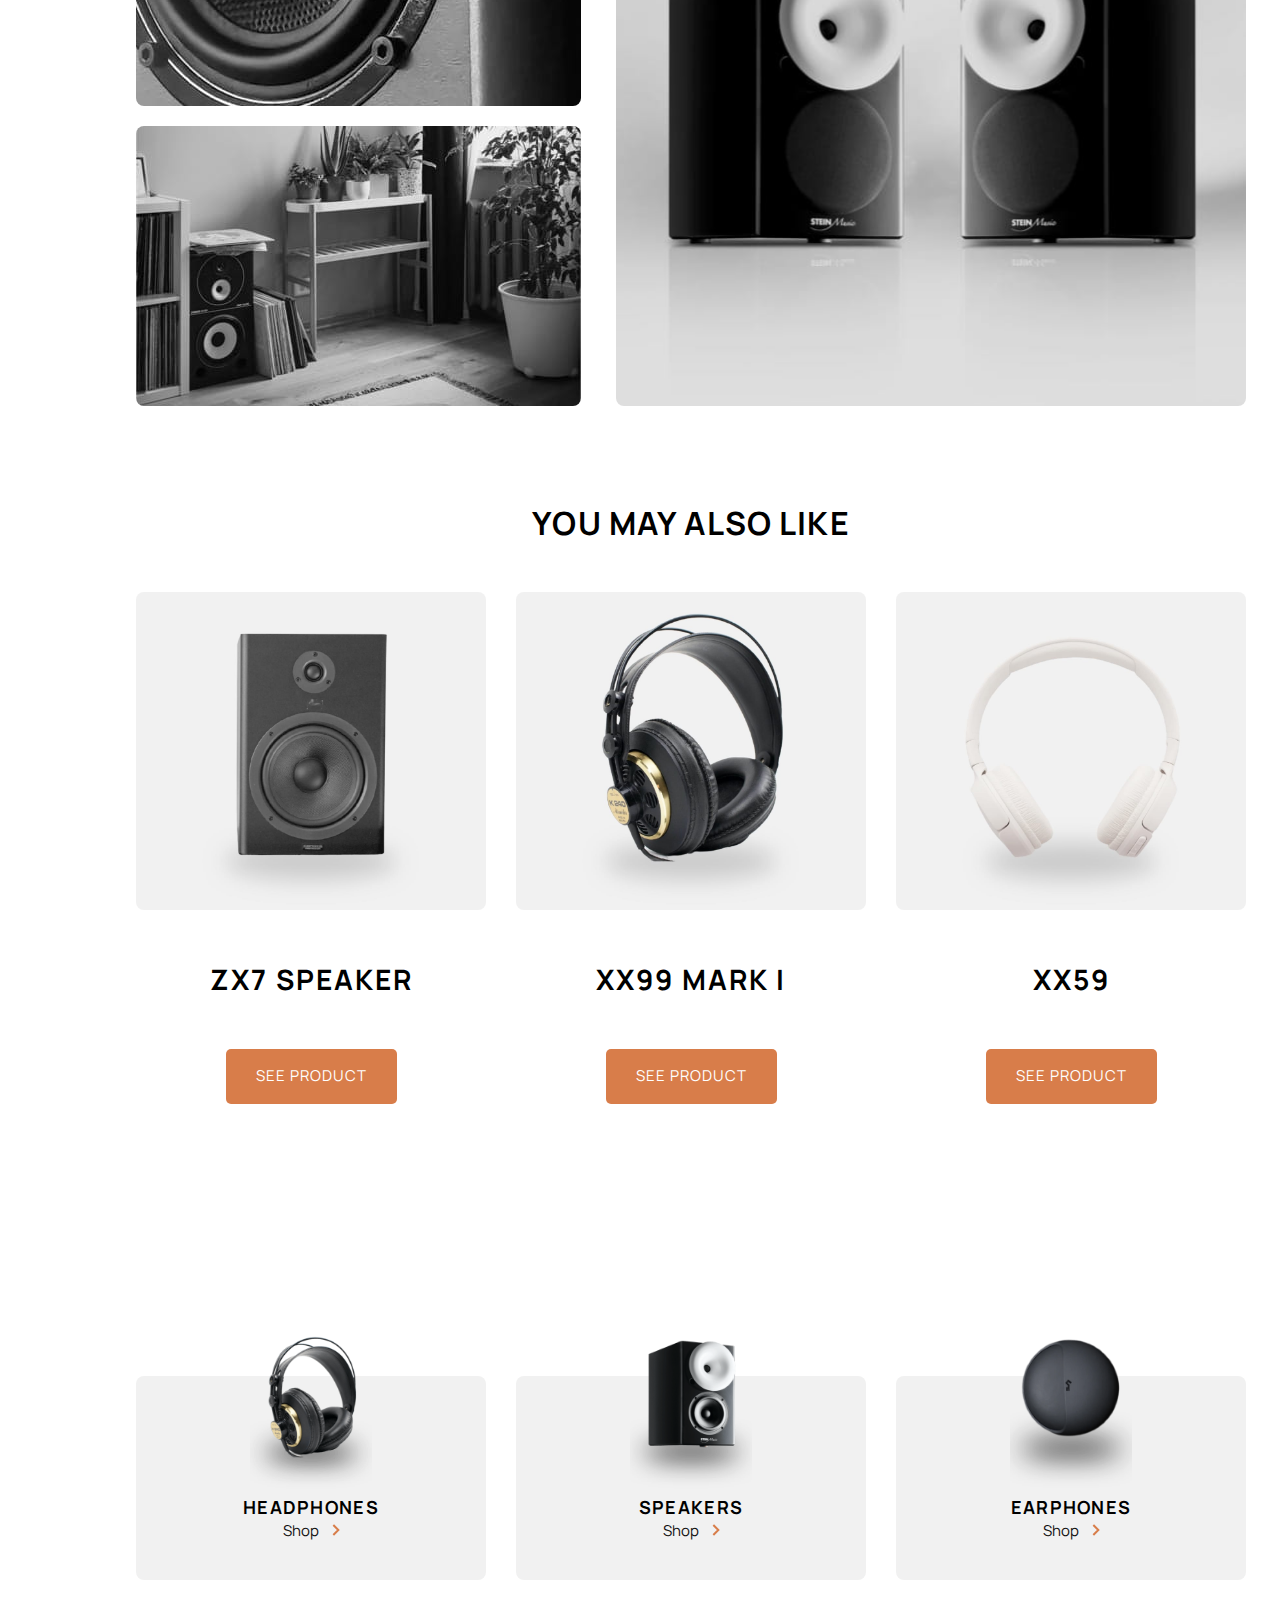
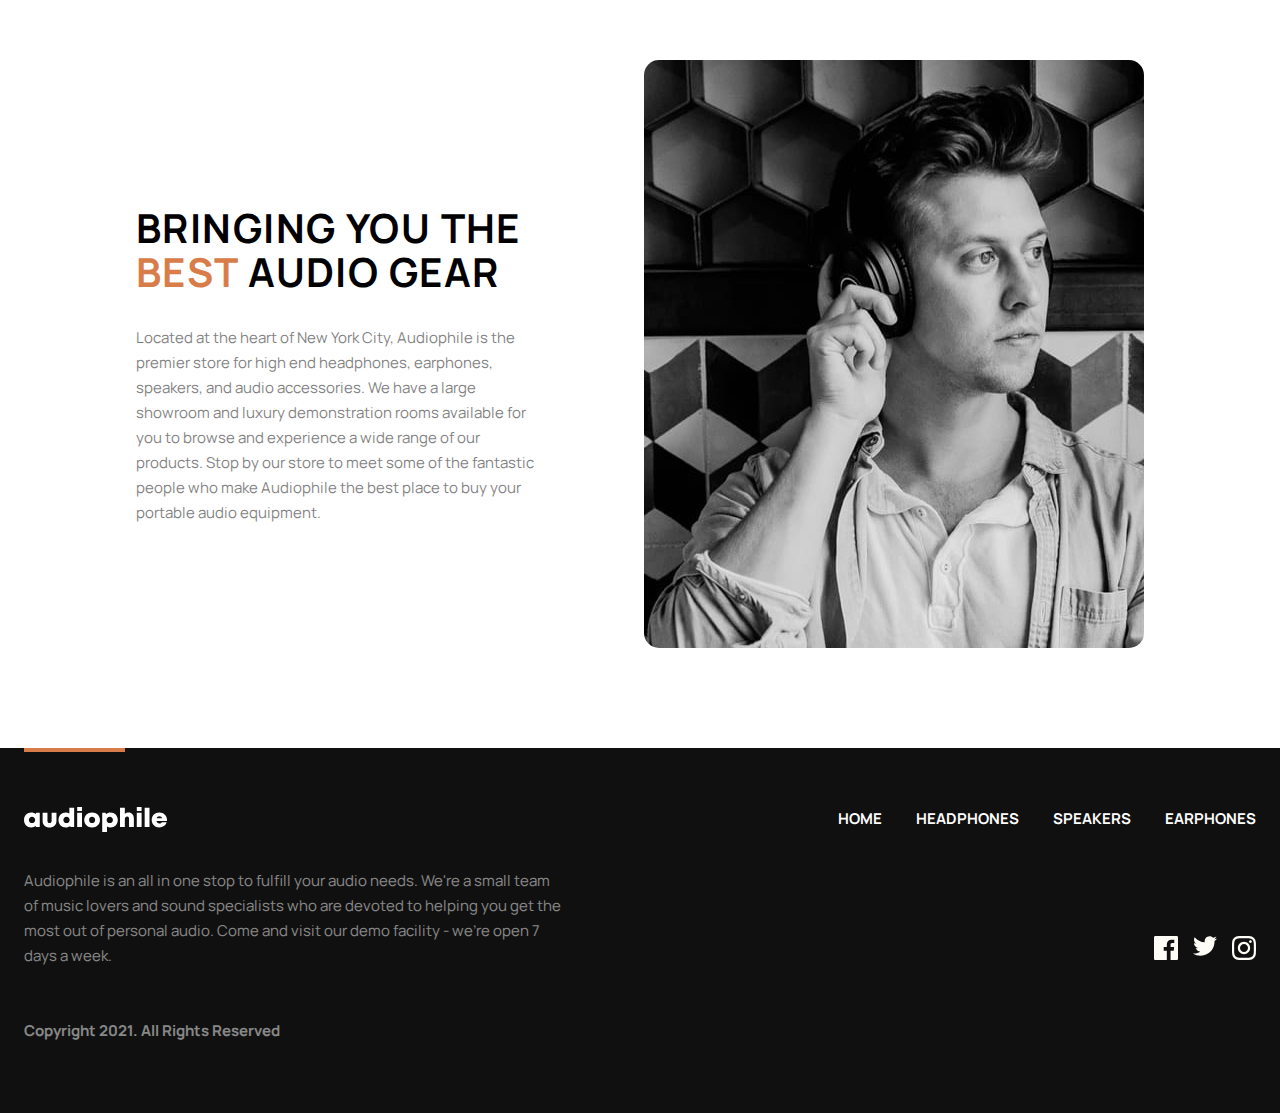
<file: pages/zx9-speakers.html>
<!DOCTYPE html>
<html lang="en">
  <head>
    <meta charset="UTF-8" />
    <meta name="viewport" content="width=device-width, initial-scale=1.0" />
    <title>ZX9-Speakers</title>
    <link rel="stylesheet" href="/css/main.css" />
    <link rel="shortcut icon" href="/imegs/favicon-32x32.png" type="image/x-icon">
  </head>
  <body>
    <!-- Header start -->
    <header class="header container">
      <div class="header-list">
        <a class="header__logo" href="../index.html">
          <img src="../imegs/logo.svg" alt="logo-Audiophile" />
        </a>
        <nav class="header__nav">
          <ul class="header__list">
            <li class="header__item">
              <a class="header__link" href="../index.html">Home</a>
            </li>
            <li class="header__item">
              <a class="header__link" href="../pages/headphons.html"
                >HEADPHONES</a
              >
            </li>
            <li class="header__item">
              <a class="header__link" href="../pages/speakers.html">SPEAKERS</a>
            </li>
            <li class="header__item">
              <a class="header__link" href="../pages/earphones.html"
                >EARPHONES</a
              >
            </li>
          </ul>
        </nav>
        <a class="header__shop-link" href=""
          ><img src="../imegs/shop.svg" alt=""
        /></a>
      </div>
      <div class="header__line"></div>
    </header>
    <!-- header end -->
    <!-- main start -->
    <main class="main container">
      <main class="main container">
        <main class="main container">
          <span class="main-headphones__back"
            ><a class="main-headphones__link" href="/index.html"
              >Go Back</a
            ></span
          >
          <section class="main-headphones">
            <img
              class="main-headphones__img"
              src="/imegs//product-zx9-speaker/desktop/image-category-page-preview.jpg"
              alt=""
            />
            <div class="main-headphones-content">
              <p class="new-product">NEW PRODUCT</p>
              <h2 class="main-headphones__title">ZX9 SPEAKER</h2>
              <p class="main-headphones__text">
                Upgrade your sound system with the all new ZX9 active speaker.
                It’s a bookshelf speaker system that offers truly wireless
                connectivity -- creating new possibilities for more pleasing and
                practical audio setups.
              </p>
              <span class="main-headphones__price"> $ 4,500 </span>
              <div class="main-headphones__cart">
                <div class="main-headphones__shop">
                  <span class="main-headphones_minus">-</span> 1
                  <span class="main-headphones_minus">+</span>
                </div>
                <a href="" class="btn-orang btn-orang-radius">ADD TO CART</a>
              </div>
            </div>
          </section>
          <section class="main-features">
            <div class="main-features__content">
              <h3 class="main-features__title">FEATURES</h3>
              <p class="main-features-__text">
                Connect via Bluetooth or nearly any wired source. This speaker
                features optical, digital coaxial, USB Type-B, stereo RCA, and
                stereo XLR inputs, allowing you to have up to five wired source
                devices connected for easy switching. Improved bluetooth
                technology offers near lossless audio quality at up to 328ft
                (100m). <br />
                <br />

                Discover clear, more natural sounding highs than the competition
                with ZX9’s signature planar diaphragm tweeter. Equally important
                is its powerful room-shaking bass courtesy of a 6.5” aluminum
                alloy bass unit. You’ll be able to enjoy equal sound quality
                whether in a large room or small den. Furthermore, you will
                experience new sensations from old songs since it can respond to
                even the subtle waveforms.
              </p>
            </div>
            <div class="main-features__box">
              <h3 class="main-features__box-title">in the box</h3>

              <ul class="main-features__list">
                <li class="main-features__item">
                  <span class="main-features__span">1x</span>Headphone Unit
                </li>
                <li class="main-features__item">
                  <span class="main-features__span">2x</span>Replacement Earcups
                </li>
                <li class="main-features__item">
                  <span class="main-features__span">1x</span>User Manual
                </li>
                <li class="main-features__item">
                  <span class="main-features__span">1x</span>10m Optical Cable
                </li>
              </ul>
            </div>
          </section>
          <section class="main-galery">
            <div class="main-galery__hero">
              <img
                src="/imegs/product-zx9-speaker/desktop/image-gallery-1.jpg"
                alt=""
              />
              <img
                src="/imegs/product-zx9-speaker/desktop/image-gallery-2.jpg"
                alt=""
              />
            </div>
            <div class="main-galery__img">
              <img
                src="/imegs/product-zx9-speaker/desktop/image-gallery-3.jpg"
                alt=""
              />
            </div>
          </section>
          <section class="main-like">
            <h3 class="main-like__title">you may also like</h3>
            <ul class="main-like__list">
              <li class="main-like__item">
                <img
                  src="/imegs/product-zx7-speaker/desktop/image-category-page-preview.jpg"
                  alt=""
                  class="main-like__img"
                />
                <h4 class="main-like__subtitle">ZX7 SPEAKER</h4>
                <a
                  href="/pages/zx7-speakers.html"
                  class="main-like__link btn-orang"
                  >See Product</a
                >
              </li>
              <li class="main-like__item">
                <img
                  src="/imegs/product-xx99-mark-one-headphones/desktop/image-category-page-preview.jpg"
                  alt=""
                  class="main-like__img"
                />
                <h4 class="main-like__subtitle">XX99 MARK I</h4>
                <a
                  href="/pages/product-headphones2.html"
                  class="main-like__link btn-orang"
                  >See Product</a
                >
              </li>
              <li class="main-like__item">
                <img
                  src="/imegs/product-xx59-headphones/desktop/image-category-page-preview.jpg"
                  alt=""
                  class="main-like__img"
                />
                <h4 class="main-like__subtitle">XX59</h4>
                <a
                  href="/pages/product-headphones3.html"
                  class="main-like__link btn-orang"
                  >See Product</a
                >
              </li>
            </ul>
          </section>
          <section class="home-nav">
            <nav class="home-nav__headphones">
              <img
                class="home-nav__headphones-img"
                src="/imegs/shared/desktop/image-category-thumbnail-headphones.png"
                alt=""
              />
              <h6>HEADPHONES</h6>
              <a class="home-nav__link" href="/pages/headphons.html"
                >Shop
                <img
                  class="home-nav__link-img"
                  src="/imegs/shared/desktop/icon-arrow-right.svg"
                  alt=""
                />
              </a>
            </nav>
            <nav class="home-nav__headphones">
              <img
                class="home-nav__headphones-img"
                src="/imegs/shared/desktop/image-category-thumbnail-speakers.png"
                alt=""
              />
              <h6>SPEAKERS</h6>
              <a class="home-nav__link" href="/pages/speakers.html"
                >Shop
                <img
                  class="home-nav__link-img"
                  src="/imegs/shared/desktop/icon-arrow-right.svg"
                  alt=""
                />
              </a>
            </nav>

            <nav class="home-nav__headphones">
              <img
                class="home-nav__headphones-img"
                src="/imegs/shared/desktop/image-category-thumbnail-earphones.png"
                alt=""
              />
              <h6>EARPHONES</h6>
              <a class="home-nav__link" href="/pages/earphones.html"
                >Shop
                <img
                  class="home-nav__link-img"
                  src="/imegs/shared/desktop/icon-arrow-right.svg"
                  alt=""
                />
              </a>
            </nav>
          </section>
          <section class="home-avatar">
            <div class="home-avatar__content">
              <h2 class="home-avatar__title">
                Bringing you the
                <span class="home-avatar__span">best</span> audio gear
              </h2>
              <p class="home-avatar__subtitle">
                Located at the heart of New York City, Audiophile is the premier
                store for high end headphones, earphones, speakers, and audio
                accessories. We have a large showroom and luxury demonstration
                rooms available for you to browse and experience a wide range of
                our products. Stop by our store to meet some of the fantastic
                people who make Audiophile the best place to buy your portable
                audio equipment.
              </p>
            </div>
            <img
              class="home-avatar__img"
              src="/imegs/shared/desktop/image-best-gear.jpg"
              alt=""
            />
          </section>
        </main>
      </main>
    </main>
    <!-- main end -->
    <!-- footer start -->
    <footer class="footer container">
      <div class="footer__line"></div>
      <div class="footer-list">
        <a class="footer__logo" href="../index.html">
          <img src="../imegs/logo.svg" alt="logo-Audiophile" />
        </a>
        <nav class="footer__nav">
          <ul class="footer__list">
            <li class="footer__item">
              <a class="footer__link" href="../index.html">Home</a>
            </li>
            <li class="footer__item">
              <a class="footer__link" href="../pages/headphons.html"
                >HEADPHONES</a
              >
            </li>
            <li class="footer__item">
              <a class="footer__link" href="../pages/speakers.html">SPEAKERS</a>
            </li>
            <li class="footer__item">
              <a class="footer__link" href="../pages/earphones.html"
                >EARPHONES</a
              >
            </li>
          </ul>
        </nav>
      </div>
      <div class="footer__fulfill">
        <p class="footer__text">
          Audiophile is an all in one stop to fulfill your audio needs. We're a
          small team of music lovers and sound specialists who are devoted to
          helping you get the most out of personal audio. Come and visit our
          demo facility - we’re open 7 days a week.
        </p>
        <nav class="icon-soci">
          <a href="" class="icon-soci__link"
            ><svg
              xmlns="http://www.w3.org/2000/svg"
              width="24"
              height="24"
              viewBox="0 0 24 24"
              fill="none"
            >
              <path
                d="M22.675 0H1.325C0.593 0 0 0.593 0 1.325V22.676C0 23.407 0.593 24 1.325 24H12.82V14.706H9.692V11.084H12.82V8.413C12.82 5.313 14.713 3.625 17.479 3.625C18.804 3.625 19.942 3.724 20.274 3.768V7.008L18.356 7.009C16.852 7.009 16.561 7.724 16.561 8.772V11.085H20.148L19.681 14.707H16.561V24H22.677C23.407 24 24 23.407 24 22.675V1.325C24 0.593 23.407 0 22.675 0Z"
                fill="#FEFCF7"
              /></svg
          ></a>
          <a href="" class="icon-soci__link"
            ><svg
              xmlns="http://www.w3.org/2000/svg"
              width="24"
              height="20"
              viewBox="0 0 24 20"
              fill="none"
            >
              <path
                d="M24 2.55705C23.117 2.94905 22.168 3.21305 21.172 3.33205C22.189 2.72305 22.97 1.75805 23.337 0.608047C22.386 1.17205 21.332 1.58205 20.21 1.80305C19.313 0.846047 18.032 0.248047 16.616 0.248047C13.437 0.248047 11.101 3.21405 11.819 6.29305C7.728 6.08805 4.1 4.12805 1.671 1.14905C0.381 3.36205 1.002 6.25705 3.194 7.72305C2.388 7.69705 1.628 7.47605 0.965 7.10705C0.911 9.38805 2.546 11.522 4.914 11.997C4.221 12.185 3.462 12.229 2.69 12.081C3.316 14.037 5.134 15.46 7.29 15.5C5.22 17.123 2.612 17.848 0 17.54C2.179 18.937 4.768 19.752 7.548 19.752C16.69 19.752 21.855 12.031 21.543 5.10605C22.505 4.41105 23.34 3.54405 24 2.55705Z"
                fill="#FEFCF7"
              /></svg
          ></a>
          <a href="" class="icon-soci__link"
            ><svg
              xmlns="http://www.w3.org/2000/svg"
              width="24"
              height="24"
              viewBox="0 0 24 24"
              fill="none"
            >
              <path
                fill-rule="evenodd"
                clip-rule="evenodd"
                d="M12 0C8.741 0 8.333 0.014 7.053 0.072C2.695 0.272 0.273 2.69 0.073 7.052C0.014 8.333 0 8.741 0 12C0 15.259 0.014 15.668 0.072 16.948C0.272 21.306 2.69 23.728 7.052 23.928C8.333 23.986 8.741 24 12 24C15.259 24 15.668 23.986 16.948 23.928C21.302 23.728 23.73 21.31 23.927 16.948C23.986 15.668 24 15.259 24 12C24 8.741 23.986 8.333 23.928 7.053C23.732 2.699 21.311 0.273 16.949 0.073C15.668 0.014 15.259 0 12 0ZM12 2.163C15.204 2.163 15.584 2.175 16.85 2.233C20.102 2.381 21.621 3.924 21.769 7.152C21.827 8.417 21.838 8.797 21.838 12.001C21.838 15.206 21.826 15.585 21.769 16.85C21.62 20.075 20.105 21.621 16.85 21.769C15.584 21.827 15.206 21.839 12 21.839C8.796 21.839 8.416 21.827 7.151 21.769C3.891 21.62 2.38 20.07 2.232 16.849C2.174 15.584 2.162 15.205 2.162 12C2.162 8.796 2.175 8.417 2.232 7.151C2.381 3.924 3.896 2.38 7.151 2.232C8.417 2.175 8.796 2.163 12 2.163ZM5.838 12C5.838 8.597 8.597 5.838 12 5.838C15.403 5.838 18.162 8.597 18.162 12C18.162 15.404 15.403 18.163 12 18.163C8.597 18.163 5.838 15.403 5.838 12ZM12 16C9.791 16 8 14.21 8 12C8 9.791 9.791 8 12 8C14.209 8 16 9.791 16 12C16 14.21 14.209 16 12 16ZM16.965 5.595C16.965 4.8 17.61 4.155 18.406 4.155C19.201 4.155 19.845 4.8 19.845 5.595C19.845 6.39 19.201 7.035 18.406 7.035C17.61 7.035 16.965 6.39 16.965 5.595Z"
                fill="#FEFCF7"
              /></svg
          ></a>
        </nav>
      </div>
      <div class="footer__reserved">
        <p class="footer__data">Copyright 2021. All Rights Reserved</p>
      </div>
    </footer>
    <!-- footer end -->
  </body>
</html>
</file>
<file: css/main.css>
/* manrope-regular - latin */
@font-face {
  font-display: swap; /* Check https://developer.mozilla.org/en-US/docs/Web/CSS/@font-face/font-display for other options. */
  font-family: "Manrope";
  font-style: normal;
  font-weight: 400;
  src: url("../fonts/manrope-v15-latin-regular.woff2") format("woff2"); /* Chrome 36+, Opera 23+, Firefox 39+, Safari 12+, iOS 10+ */
}
/* manrope-500 - latin */
@font-face {
  font-display: swap; /* Check https://developer.mozilla.org/en-US/docs/Web/CSS/@font-face/font-display for other options. */
  font-family: "Manrope";
  font-style: normal;
  font-weight: 500;
  src: url("../fonts/manrope-v15-latin-500.woff2") format("woff2"); /* Chrome 36+, Opera 23+, Firefox 39+, Safari 12+, iOS 10+ */
}
/* manrope-700 - latin */
@font-face {
  font-display: swap; /* Check https://developer.mozilla.org/en-US/docs/Web/CSS/@font-face/font-display for other options. */
  font-family: "Manrope";
  font-style: normal;
  font-weight: 700;
  src: url("../fonts/manrope-v15-latin-700.woff2") format("woff2"); /* Chrome 36+, Opera 23+, Firefox 39+, Safari 12+, iOS 10+ */
}
h1,
h2,
h3,
h4,
h5,
h6 {
  font-family: "Manrope", sans-serif;
  font-weight: 700;
  text-transform: uppercase;
  color: #000;
}

h1 {
  font-size: 5.6rem;
  line-height: 1.03;
  letter-spacing: 2px;
}

h2 {
  font-size: 4rem;
  line-height: 1.1;
  letter-spacing: 1.429px;
}

h3 {
  font-size: 3.2rem;
  line-height: 1.12;
  letter-spacing: 1.143px;
}

h4 {
  font-size: 2.8rem;
  line-height: 1.4;
  letter-spacing: 2px;
}

h5 {
  font-size: 2.4rem;
  line-height: 1.37;
  letter-spacing: 1.714px;
}

h6 {
  font-size: 1.8rem;
  line-height: 1.3;
  letter-spacing: 1.286px;
}

.new-product {
  color: #D87D4A;
  font-size: 1.4rem;
  font-style: normal;
  font-weight: 400;
  line-height: normal;
  letter-spacing: 1rem;
  text-transform: uppercase;
}

#active {
  color: #D87D4A;
}

* {
  padding: 0;
  margin: 0;
  box-sizing: border-box;
}

html {
  height: 100%;
  font-size: 62.5%;
  scroll-behavior: smooth;
}

ul,
ol {
  list-style: none;
}

a {
  text-decoration: none;
}

img {
  -o-object-fit: cover;
     object-fit: cover;
  display: flex;
}

body {
  height: 100%;
  font-family: "Manrope", sans-serif;
  font-size: 1.5rem;
  font-style: normal;
  font-weight: 400;
  line-height: 1.66;
}

.container {
  width: 100%;
  max-width: 115.2rem;
  margin-left: auto;
  margin-right: auto;
  padding-left: 2.4rem;
  padding-right: 2.4rem;
}

.btn-orang, .btn {
  padding: 15px 30px 15px;
  border-radius: 5px;
  text-transform: uppercase;
}

.btn-orang {
  background-color: #D87D4A;
  color: #FFFFFF;
  letter-spacing: 0.1rem;
}
.btn-orang:hover {
  background-color: #fbaf85;
}

.header-list {
  display: flex;
  justify-content: space-between;
  align-items: center;
  height: 8rem;
  position: relative;
  z-index: 2;
}

.header {
  background: #101010;
  max-width: 144rem;
  width: 100%;
}

.header__list {
  display: flex;
  justify-content: space-between;
  gap: 3.4rem;
}

.header__link {
  color: #fff;
  font-weight: 700;
  text-transform: uppercase;
  transition: 0.3s;
}
.header__link:hover {
  color: #D87D4A;
}

.header__line {
  width: 120rem;
  height: 0.1rem;
  flex-shrink: 0;
  opacity: 0.2;
  background-color: #FFFFFF;
  margin-left: 20px;
}

.header__title {
  height: 24rem;
}

.header__title-text {
  color: #FFFFFF;
  text-align: center;
  padding-top: 10rem;
}

.footer {
  height: 36.5rem;
  flex-shrink: 0;
  background-color: #101010;
  max-width: 144rem;
  width: 100%;
}

.footer-list {
  display: flex;
  justify-content: space-between;
  align-items: center;
  padding-top: 7.5rem;
}

.footer__list {
  display: flex;
  gap: 3.4rem;
}

.footer__link {
  color: #fff;
  font-weight: 700;
  text-transform: uppercase;
  transition: 0.3s;
}
.footer__link:hover {
  color: #D87D4A;
}

.footer__fulfill {
  display: flex;
  padding-top: 3.6rem;
  justify-content: space-between;
  align-items: end;
}

.footer__text {
  color: #FFFFFF;
  font-style: normal;
  font-weight: 400;
  line-height: 2.5rem;
  width: 54rem;
  opacity: 0.5;
}

.footer__data {
  padding-top: 5rem;
  color: #fff;
  font-family: Manrope;
  font-size: 1.5rem;
  font-style: normal;
  font-weight: 700;
  line-height: 2.5rem;
  opacity: 0.5;
}

.icon-soci__link:hover svg path {
  fill: #D87D4A;
}

.icon-soci {
  display: flex;
  gap: 1.5rem;
}

.footer__line {
  width: 10.1rem;
  height: 0.4rem;
  background-color: #D87D4A;
  margin-bottom: -2rem;
}

.header-home {
  height: 100%;
  background-image: url("/imegs/home/desktop/image-hero.jpg");
  max-width: 144rem;
  width: 100%;
  height: 72rem;
  background-repeat: no-repeat;
  background-size: contain;
}

.header__mark2__content {
  display: flex;
  flex-direction: column;
  align-items: start;
  justify-content: center;
  margin-top: 128px;
  width: 39.8rem;
  height: 34.6rem;
  flex-shrink: 0;
  gap: 2.5rem;
  padding-left: 6rem;
}

.new-product {
  color: #FFFFFF;
  opacity: 0.5;
}

.header__mark2__title {
  color: #FFFFFF;
}

.header__mark2__subtitle {
  color: #FFFFFF;
  width: 35rem;
  font-size: 1.5rem;
  font-style: normal;
  font-weight: 400;
  line-height: 2.5rem;
  margin-bottom: 2.5rem;
}

.header__mark2__link {
  color: #fff;
  font-size: 1.3rem;
  font-style: normal;
  font-weight: 700;
  line-height: normal;
  letter-spacing: 1px;
  background-color: #D87D4A;
}
.header__mark2__link:hover {
  background-color: #fbaf85;
}

.main {
  margin-top: 10rem;
  margin-bottom: 10rem;
}

.home-nav {
  margin-bottom: 8rem;
  width: 111rem;
}

.home-nav__headphones {
  width: 35rem;
  height: 20.4rem;
  flex-shrink: 0;
  border-radius: 0.8rem;
  background: #F1F1F1;
  display: flex;
  align-items: center;
  flex-direction: column;
}

.home-nav__headphones-img {
  text-align: center;
  width: 12.2rem;
  height: 16rem;
  flex-shrink: 0;
  margin-top: -4rem;
}

.home-nav__link:hover {
  color: #D87D4A;
}

.home-nav__link {
  color: #101010;
}

.home-nav__link-img {
  display: inline;
  margin-left: 1rem;
}

.home-nav {
  display: flex;
  gap: 3rem;
}

.home-zx9 {
  width: 111rem;
  height: 56rem;
  flex-shrink: 0;
  background-color: #D87D4A;
  display: flex;
  gap: 13.8rem;
  align-items: center;
  justify-content: center;
  margin-bottom: 5rem;
  border-radius: 1rem;
}

.home-zx9__img {
  width: 41rem;
  height: 48.5rem;
  flex-shrink: 0;
  margin-bottom: -7.5rem;
}

.home-zx0__content {
  width: 34.9rem;
  height: 30.3rem;
  flex-shrink: 0;
  display: flex;
  flex-direction: column;
  gap: 2.5rem;
}

.home-zx9__title {
  width: 260px;
  color: #FFFFFF;
}

.home-zx9__subtitle {
  opacity: 0.75;
  color: #FFFFFF;
  margin-bottom: 1.5rem;
}

.home-zx9__link {
  color: #FFFFFF;
  font-style: normal;
  font-weight: 700;
  line-height: normal;
  letter-spacing: 1px;
  background-color: #000000;
  width: 18rem;
  height: 4.8rem;
  flex-shrink: 0;
}
.home-zx9__link:hover {
  background-color: #4c4c4c;
}

.home-zx7 {
  background-image: url("/imegs/home/desktop/image-speaker-zx7.jpg");
  background-size: cover;
  width: 111rem;
  height: 32rem;
  border-radius: 1rem;
  padding-left: 12rem;
  padding-top: 10rem;
  margin-bottom: 5rem;
}

.home-zx7__title {
  padding-bottom: 5rem;
}

.home-zx7__link {
  border: 1px solid #101010;
  color: #000;
  font-weight: 700;
  border-radius: 0;
}
.home-zx7__link:hover {
  background-color: #000000;
  color: #FFFFFF;
}

.home-yx1 {
  display: flex;
  gap: 3.2rem;
  margin-bottom: 5rem;
  width: 111rem;
}

.home-yx1__img {
  width: 54rem;
  height: 32rem;
  border-radius: 8px;
}

.home-yx1__content {
  width: 54rem;
  height: 32rem;
  flex-shrink: 0;
  border-radius: 8px;
  background: #F1F1F1;
  padding-left: 9rem;
  padding-top: 10rem;
}

.home-yx1__title {
  padding-bottom: 3.2rem;
}

.home-avatar {
  display: flex;
  gap: 10rem;
  align-items: center;
  justify-content: space-between;
}

.home-avatar__content {
  display: flex;
  width: 44.5rem;
  height: 29.5rem;
  flex-direction: column;
  gap: 3.2rem;
}

.home-avatar__subtitle {
  color: #000;
  font-family: Manrope;
  font-size: 1.5rem;
  font-style: normal;
  font-weight: 400;
  line-height: 1.66; /* 166.667% */
  opacity: 0.5;
}

.home-avatar__img {
  width: 50rem;
  height: 58.8rem;
  border-radius: 15px;
}

.home-avatar__span {
  color: #D87D4A;
}

.main-headphones-xx99 {
  display: flex;
  gap: 12.5rem;
  align-items: center;
  margin-bottom: 16rem;
  width: 104rem;
}

.main-headphones-xx99__img {
  width: 54rem;
  height: 56rem;
  border-radius: 0.8rem;
}

.main-headphones-xx99__content {
  width: 44rem;
  height: 30.8rem;
}
.main-headphones-xx99__content .new-product {
  color: #D87D4A;
  opacity: 1;
  padding-bottom: 1.6rem;
}

.main-headphones-xx99__title {
  padding-bottom: 3.2rem;
}

.main-headphones-xx99__text {
  padding-bottom: 4rem;
  width: 44.5rem;
}

.main-headphones__back {
  margin-bottom: 4rem;
  display: block;
}

.main-headphones__link:hover {
  color: #D87D4A;
}

.main-headphones {
  display: flex;
  gap: 3.5rem;
  align-items: center;
  justify-content: space-between;
  margin-bottom: 16rem;
}

.main-headphones__img {
  width: 54rem;
  height: 40em;
  border-radius: 0.8rem;
}

.main-headphones-content {
  width: 45rem;
  height: 40rem;
  display: flex;
  flex-direction: column;
  gap: 3rem;
}

.new-product {
  color: #D87D4A;
  opacity: 1;
}

.main-headphones__text {
  opacity: 0.5;
}

.main-headphones__price {
  font-size: 1.8rem;
  font-weight: bold;
}

.main-headphones__cart {
  display: flex;
  gap: 5rem;
  align-items: baseline;
  padding-top: 1rem;
}

.main-headphones__shop {
  width: 12rem;
  height: 5rem;
  text-align: center;
  background-color: #F1F1F1;
}

.btn-orang-radius {
  border-radius: 0;
}

.main-headphones__link {
  color: #000000;
}

.main-headphones_minus {
  display: inline-block;
  padding: 1.5rem;
}

.main-features {
  display: flex;
  gap: 12rem;
  margin-bottom: 10rem;
}

.main-features__content {
  width: 63.5rem;
  height: 32rem;
  display: flex;
  flex-direction: column;
  gap: 3rem;
}

.main-features__text {
  opacity: 0.75;
}

.main-features__box {
  width: 35rem;
  height: 22.5rem;
}

.main-features__box-title {
  padding-bottom: 3rem;
}

.main-features__list {
  display: flex;
  flex-direction: column;
  gap: 1rem;
}

.main-features__span {
  color: #D87D4A;
  opacity: 1;
  padding-right: 2rem;
}

.main-galery {
  display: flex;
  justify-content: space-between;
  width: 111rem;
  height: 58rem;
  margin-bottom: 10rem;
}

.main-galery__hero {
  display: flex;
  flex-direction: column;
  gap: 2rem;
}
.main-galery__hero img {
  width: 44.5rem;
  height: 28rem;
  border-radius: 0.8rem;
}

.main-galery__img img {
  border-radius: 0.8rem;
  height: 58rem;
  width: 63rem;
}

.main-like {
  width: 111rem;
  height: 57rem;
  margin-bottom: 30rem;
}

.main-like__title {
  text-align: center;
  margin-bottom: 5rem;
}

.main-like__list {
  display: flex;
  justify-content: space-between;
}

.main-like__item {
  display: flex;
  flex-direction: column;
  align-items: center;
  gap: 5rem;
}

.main-like__img {
  border-radius: 0.8rem;
  width: 35rem;
  height: 31.8rem;
}

.main-like__subtitle {
  display: inline-block;
}/*# sourceMappingURL=main.css.map */
</file>
